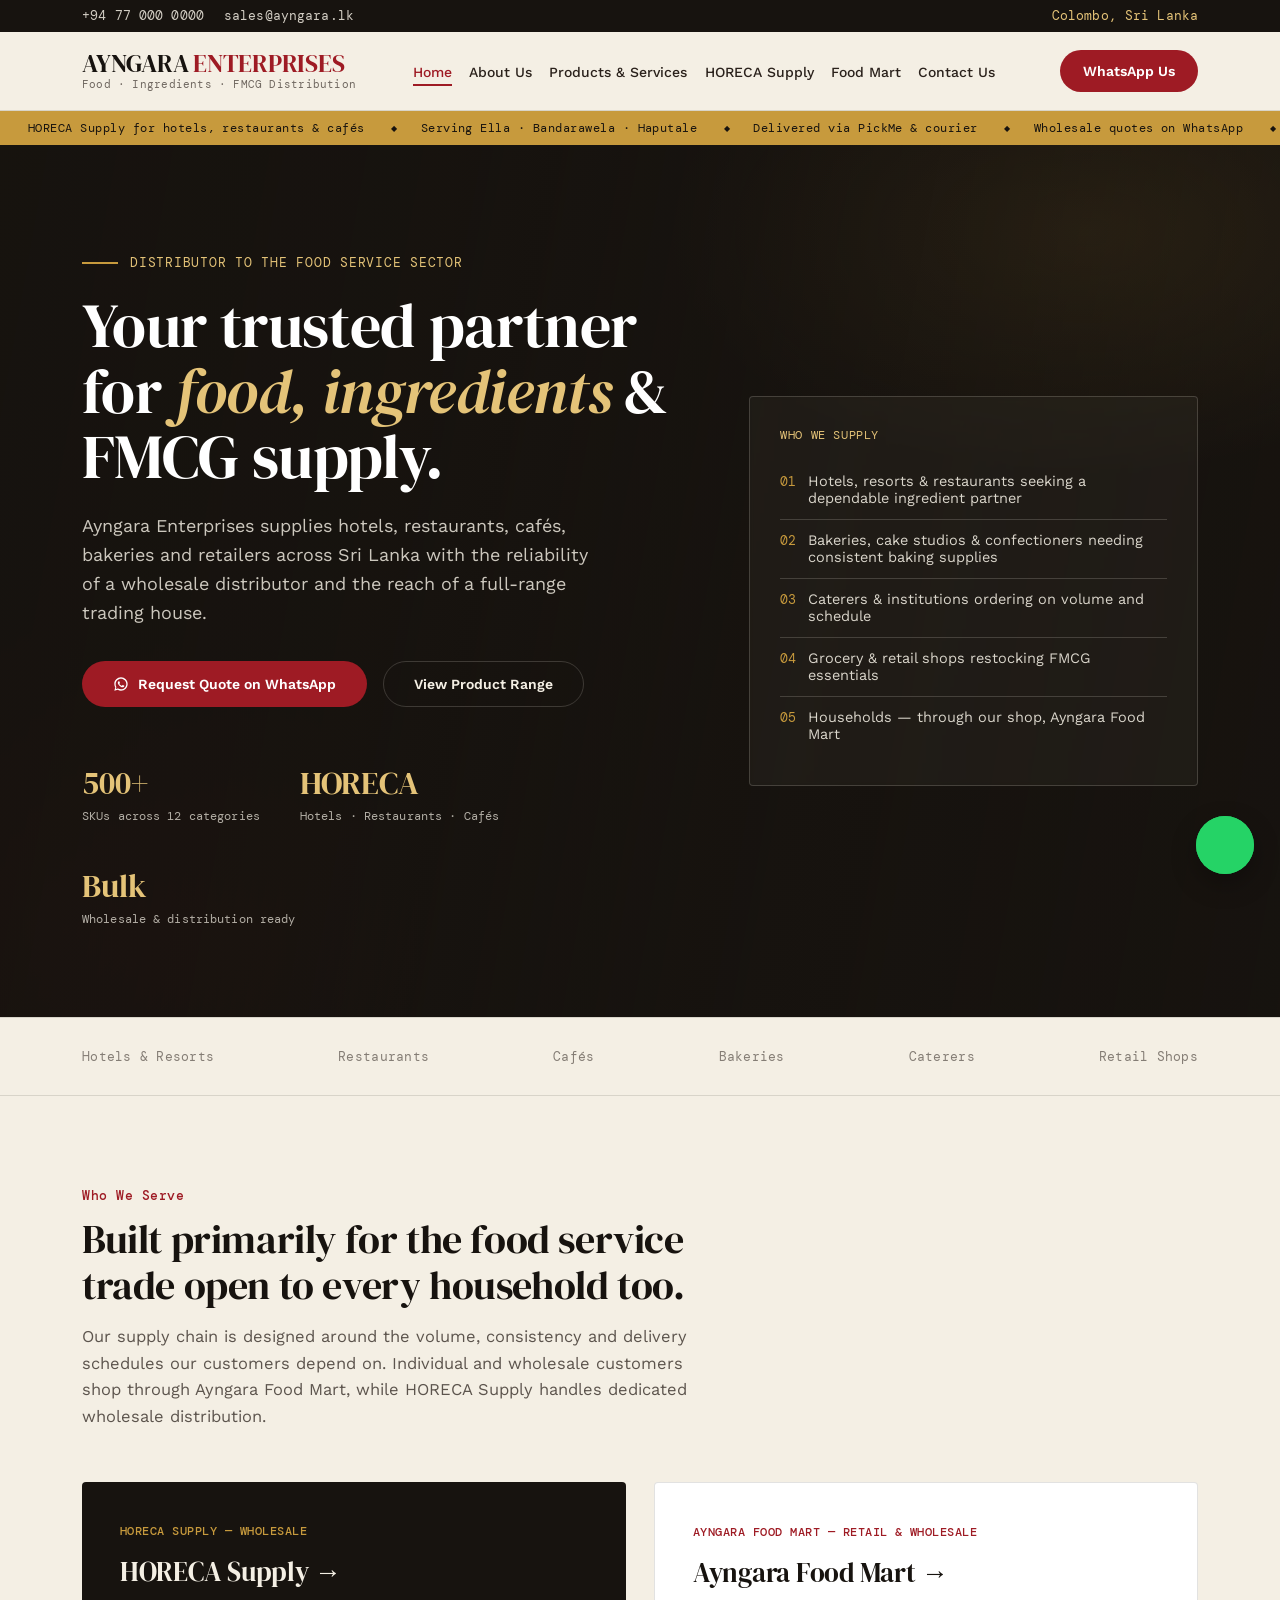
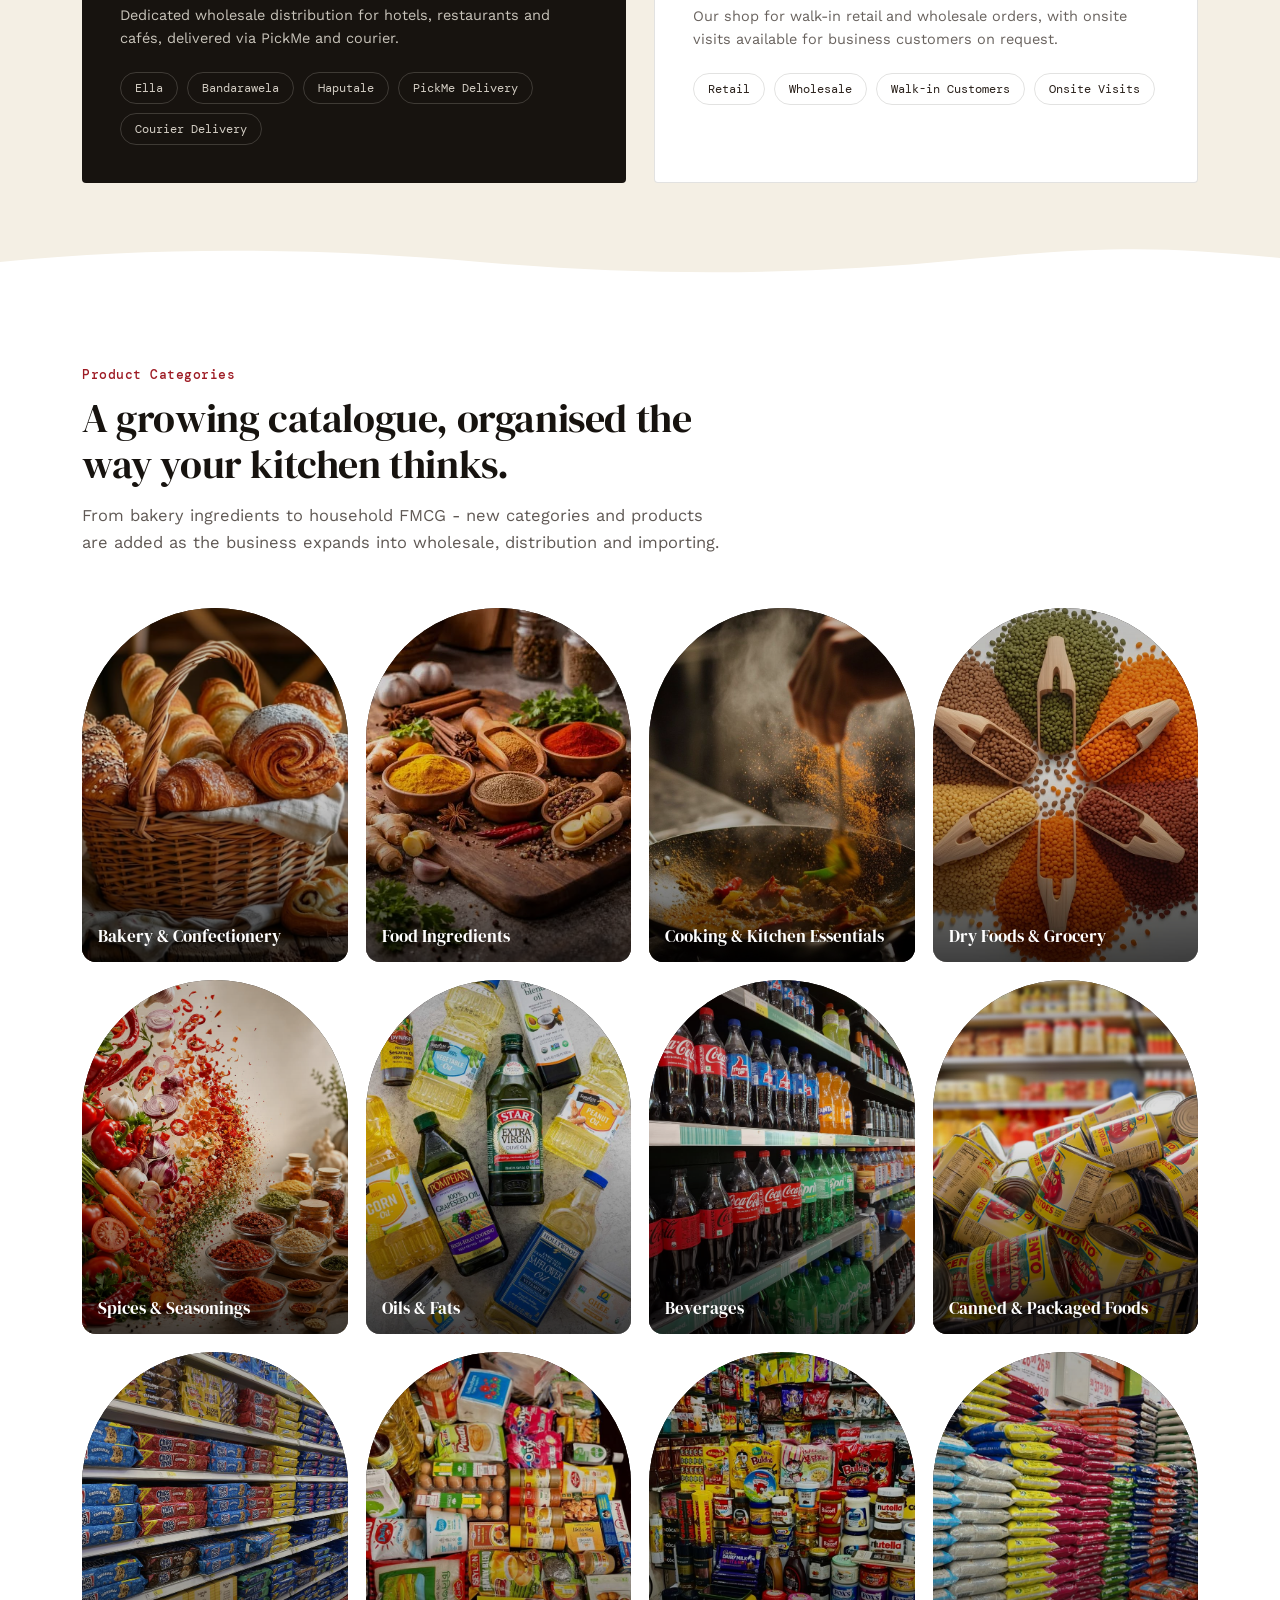
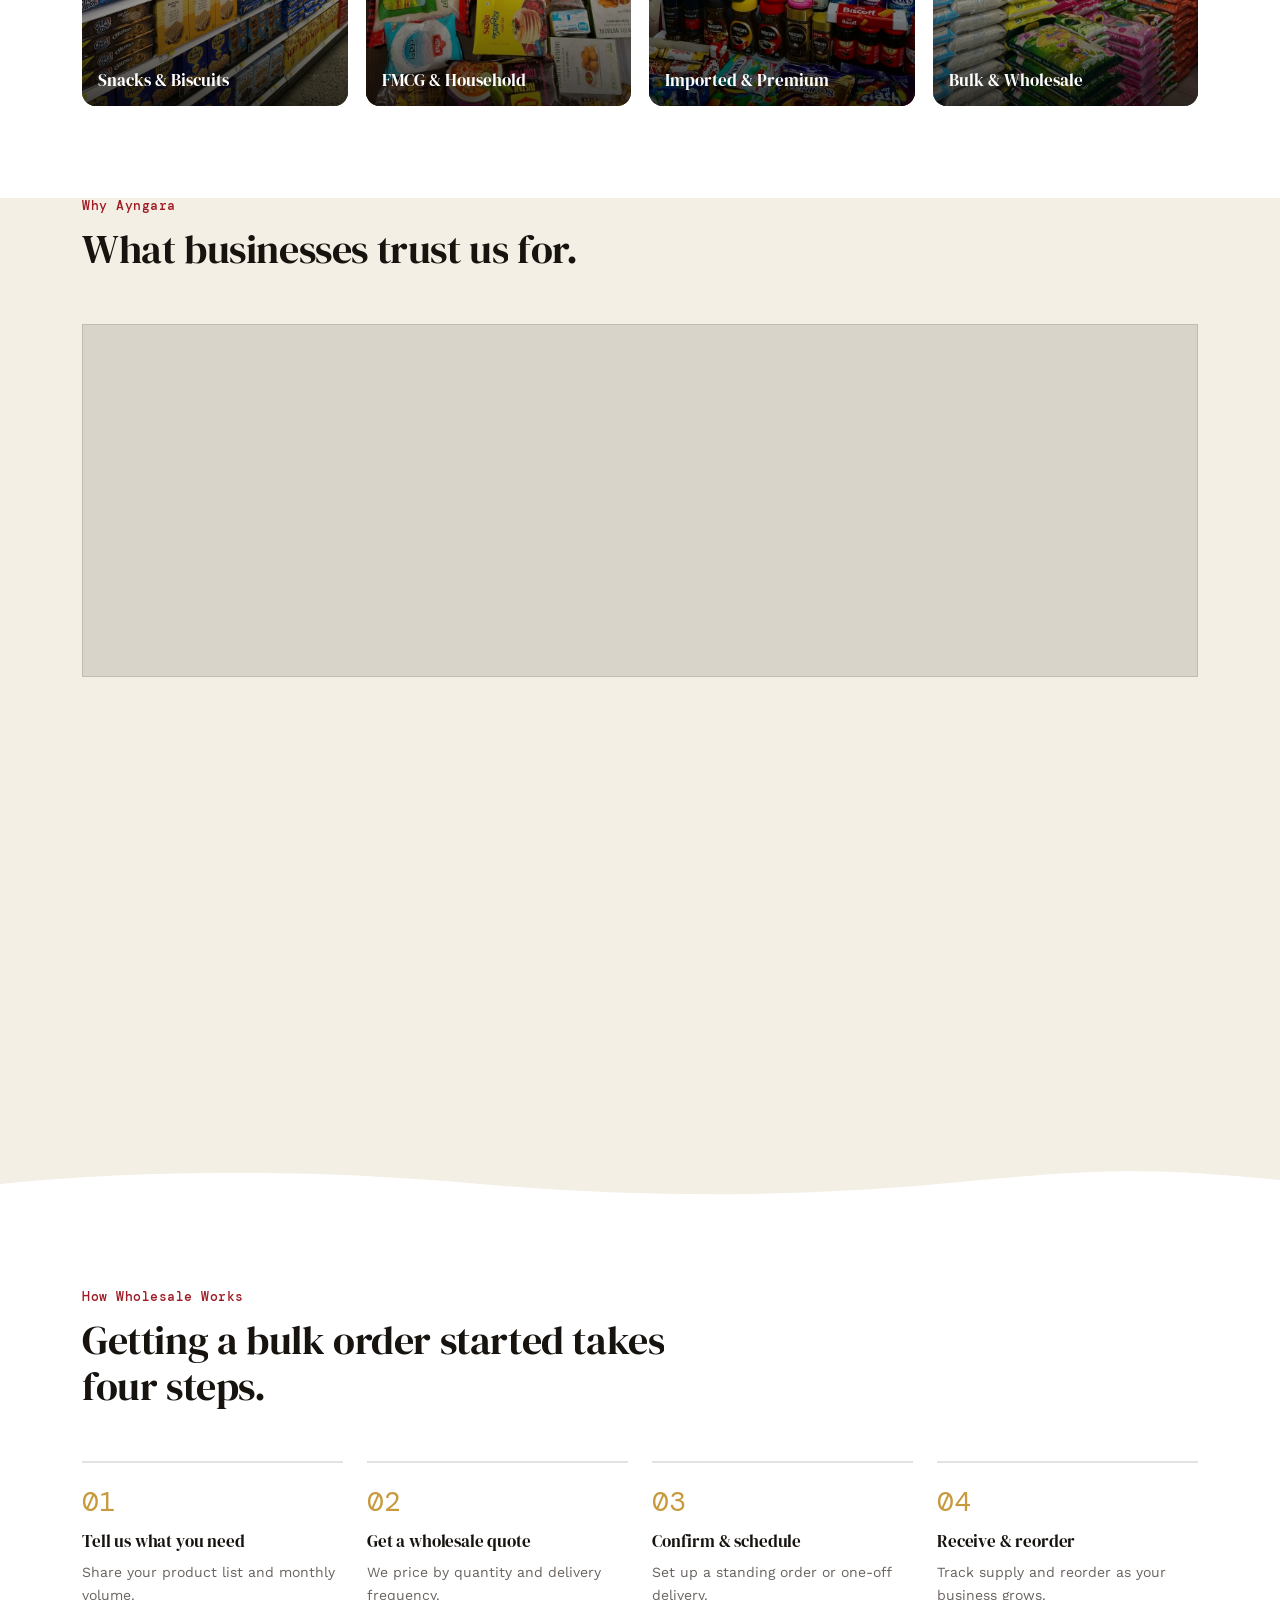
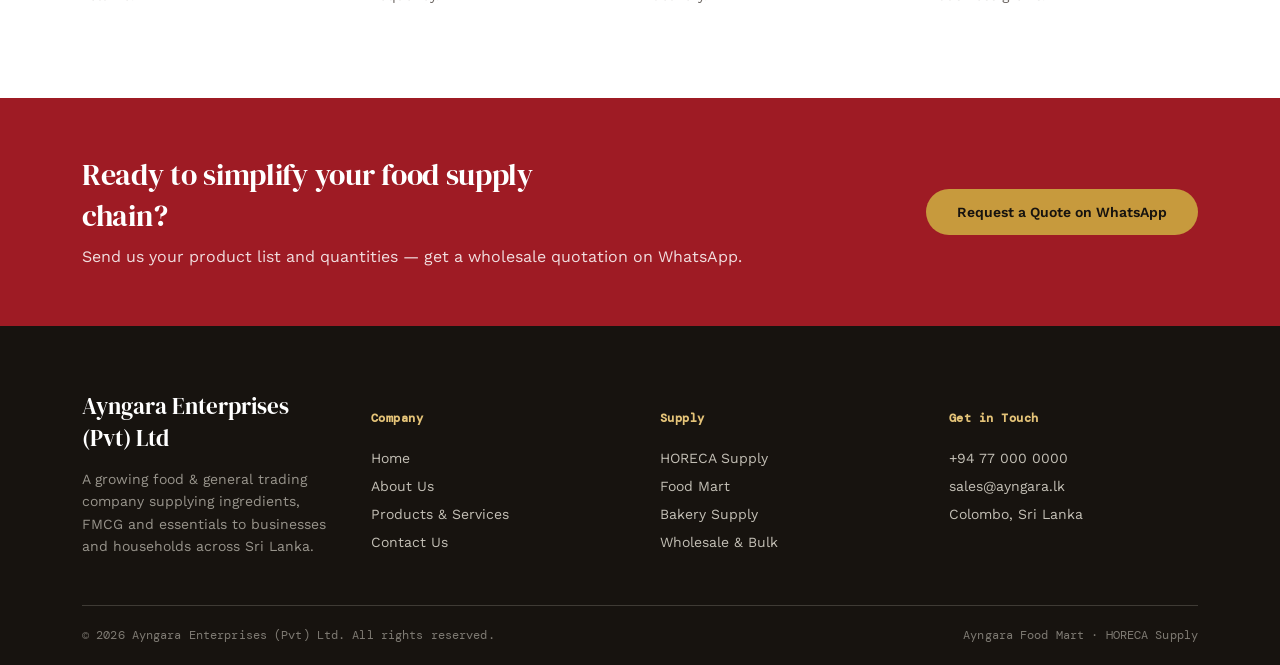
<file: index.html>
<!DOCTYPE html>
<html lang="en">
<head>
<meta charset="UTF-8">
<meta name="viewport" content="width=device-width, initial-scale=1.0">
<title>Ayngara Enterprises | Food, Ingredients & FMCG Distributor — Sri Lanka</title>
<meta name="description" content="Ayngara Enterprises (Pvt) Ltd — trusted distributor of food ingredients, FMCG & wholesale supplies to hotels, restaurants, cafés, bakeries and retailers across Sri Lanka.">
<link rel="stylesheet" href="style.css">
</head>
<body>

<div class="topbar">
  <div class="wrap">
    <div class="topbar-links">
      <a href="tel:+94770000000">+94 77 000 0000</a>
      <a href="mailto:sales@ayngara.lk">sales@ayngara.lk</a>
    </div>
    <div class="topbar-links">
      <span>Colombo, Sri Lanka</span>
    </div>
  </div>
</div>

<header class="site">
  <nav class="nav wrap">
    <a href="index.html" class="logo">
      <span class="name">AYNGARA <span>ENTERPRISES</span></span>
      <span class="tag">Food · Ingredients · FMCG Distribution</span>
    </a>
    <ul class="navlinks">
      <li><a href="index.html" class="active">Home</a></li>
      <li><a href="about.html">About Us</a></li>
      <li><a href="products.html">Products &amp; Services</a></li>
<li><a href="horeca.html">HORECA Supply</a></li>
<li><a href="foodmart.html">Food Mart</a></li>
      <li><a href="contact.html">Contact Us</a></li>
    </ul>
    <div class="nav-cta">
      <a href="contact.html" class="btn btn-outline">Request a Quote</a>
      <a href="#" class="btn btn-red" data-wa="Hello Ayngara, I'd like to request a quotation.">WhatsApp Us</a>
    </div>
    <button class="burger" aria-label="Menu"><span></span><span></span><span></span></button>
  </nav>
</header>
<div class="marquee" aria-hidden="true"><div class="marquee-track"><span>HORECA Supply for hotels, restaurants &amp; cafés</span><span>Serving Ella · Bandarawela · Haputale</span><span>Delivered via PickMe &amp; courier</span><span>Wholesale quotes on WhatsApp</span><span>HORECA Supply for hotels, restaurants &amp; cafés</span><span>Serving Ella · Bandarawela · Haputale</span><span>Delivered via PickMe &amp; courier</span><span>Wholesale quotes on WhatsApp</span></div></div>

<section class="hero">
  <video class="hero-video" preload="metadata" autoplay muted loop playsinline>
    <source src="hero-bg.mp4" type="video/mp4">
  </video>
  <div class="hero-video-overlay"></div>
  <div class="wrap">
    <div>
      <div class="eyebrow-line"><span class="dash"></span><span>DISTRIBUTOR TO THE FOOD SERVICE SECTOR</span></div>
      <h1>Your trusted partner for <em>food, ingredients</em> &amp; FMCG supply.</h1>
      <p class="lead">Ayngara Enterprises supplies hotels, restaurants, cafés, bakeries and retailers across Sri Lanka with the reliability of a wholesale distributor and the reach of a full-range trading house.</p>
      <div class="cta-row">
        <a href="#" class="btn btn-red" data-wa="Hello Ayngara, I'd like to request a wholesale/bulk quotation.">
          <svg viewBox="0 0 24 24" fill="currentColor"><path d="M12 2C6.48 2 2 6.48 2 12c0 1.85.5 3.58 1.36 5.07L2 22l5.07-1.33A9.94 9.94 0 0012 22c5.52 0 10-4.48 10-10S17.52 2 12 2zm0 18c-1.6 0-3.1-.43-4.4-1.18l-.32-.19-3.02.79.8-2.95-.2-.32A7.94 7.94 0 014 12c0-4.41 3.59-8 8-8s8 3.59 8 8-3.59 8-8 8zm4.4-5.6c-.24-.12-1.43-.7-1.65-.79-.22-.08-.38-.12-.54.12-.16.24-.62.79-.76.95-.14.16-.28.18-.52.06-.24-.12-1-.37-1.92-1.19-.71-.63-1.19-1.42-1.33-1.66-.14-.24-.01-.37.11-.49.11-.11.24-.28.36-.42.12-.14.16-.24.24-.4.08-.16.04-.3-.02-.42-.06-.12-.54-1.3-.74-1.78-.19-.46-.39-.4-.54-.4h-.46c-.16 0-.42.06-.64.3-.22.24-.84.82-.84 2s.86 2.32.98 2.48c.12.16 1.69 2.58 4.1 3.62.57.25 1.02.4 1.37.51.57.18 1.09.16 1.5.09.46-.07 1.43-.58 1.63-1.15.2-.57.2-1.05.14-1.15-.06-.1-.22-.16-.46-.28z"/></svg>
          Request Quote on WhatsApp
        </a>
        <a href="products.html" class="btn btn-outline-light">View Product Range</a>
      </div>
      <div class="stats">
        <div class="stat"><b>500+</b><span>SKUs across 12 categories</span></div>
        <div class="stat"><b>HORECA</b><span>Hotels · Restaurants · Cafés</span></div>
        <div class="stat"><b>Bulk</b><span>Wholesale &amp; distribution ready</span></div>
      </div>
    </div>

    <div class="hero-panel reveal in">
      <div class="panel-title">WHO WE SUPPLY</div>
      <ul>
        <li><span class="ico">01</span><span>Hotels, resorts &amp; restaurants seeking a dependable ingredient partner</span></li>
        <li><span class="ico">02</span><span>Bakeries, cake studios &amp; confectioners needing consistent baking supplies</span></li>
        <li><span class="ico">03</span><span>Caterers &amp; institutions ordering on volume and schedule</span></li>
        <li><span class="ico">04</span><span>Grocery &amp; retail shops restocking FMCG essentials</span></li>
        <li><span class="ico">05</span><span>Households — through our shop, Ayngara Food Mart</span></li>
      </ul>
    </div>
  </div>
</section>

<div class="trust-strip">
  <div class="wrap">
    <span class="t-item">Hotels &amp; Resorts</span>
    <span class="t-item">Restaurants</span>
    <span class="t-item">Cafés</span>
    <span class="t-item">Bakeries</span>
    <span class="t-item">Caterers</span>
    <span class="t-item">Retail Shops</span>
  </div>
</div>

<section>
  <div class="wrap">
    <div class="section-head reveal">
      <span class="kicker">Who We Serve</span>
      <h2>Built primarily for the food service trade open to every household too.</h2>
      <p>Our supply chain is designed around the volume, consistency and delivery schedules our customers depend on. Individual and wholesale customers shop through Ayngara Food Mart, while HORECA Supply handles dedicated wholesale distribution.</p>
    </div>
    <div class="segments">
      <div class="segment-card primary reveal">
        <span class="seg-label">HORECA SUPPLY — WHOLESALE</span>
        <h3><a href="horeca.html">HORECA Supply →</a></h3>
        <p style="margin-top:14px; opacity:.8; font-size:14.5px;">Dedicated wholesale distribution for hotels, restaurants and cafés, delivered via PickMe and courier.</p>
        <div class="chips">
          <span class="chip">Ella</span>
          <span class="chip">Bandarawela</span>
          <span class="chip">Haputale</span>
          <span class="chip">PickMe Delivery</span>
          <span class="chip">Courier Delivery</span>
        </div>
      </div>
      <div class="segment-card secondary reveal">
        <span class="seg-label">AYNGARA FOOD MART — RETAIL &amp; WHOLESALE</span>
        <h3><a href="foodmart.html">Ayngara Food Mart →</a></h3>
        <p style="margin-top:14px; opacity:.7; font-size:14.5px;">Our shop for walk-in retail and wholesale orders, with onsite visits available for business customers on request.</p>
        <div class="chips">
          <span class="chip">Retail</span>
          <span class="chip">Wholesale</span>
          <span class="chip">Walk-in Customers</span>
          <span class="chip">Onsite Visits</span>
        </div>
      </div>
    </div>
  </div>
</section>

<section class="section-alt">
  <div class="wrap">
    <div class="section-head reveal">
      <span class="kicker">Product Categories</span>
      <h2>A growing catalogue, organised the way your kitchen thinks.</h2>
      <p>From bakery ingredients to household FMCG - new categories and products are added as the business expands into wholesale, distribution and importing.</p>
    </div>

    <div class="tile-grid">
      <div class="t-tile reveal" data-cat="01">
        <div class="t-flip">
          <div class="t-face t-front">
            <img src="1.jpg" alt="Bakery & Confectionery" onerror="this.style.display='none'">
            <div class="t-front-label"><b>Bakery &amp; Confectionery</b></div>
          </div>
          <div class="t-face t-back photo-panel">
            <span class="t-num">01</span>
            <div class="t-label"><b>Bakery &amp; Confectionery</b><span>Flours, mixes &amp; decorating supplies</span></div>
          </div>
        </div>
      </div>
      <div class="t-tile reveal" data-cat="02">
        <div class="t-flip">
          <div class="t-face t-front">
            <img src="2.jpg" alt="Food Ingredients" onerror="this.style.display='none'">
            <div class="t-front-label"><b>Food Ingredients</b></div>
          </div>
          <div class="t-face t-back photo-panel gold-tone">
            <span class="t-num">02</span>
            <div class="t-label"><b>Food Ingredients</b><span>Base ingredients for commercial kitchens</span></div>
          </div>
        </div>
      </div>
      <div class="t-tile reveal" data-cat="03">
        <div class="t-flip">
          <div class="t-face t-front">
            <img src="3.jpg" alt="Cooking & Kitchen Essentials" onerror="this.style.display='none'">
            <div class="t-front-label"><b>Cooking &amp; Kitchen Essentials</b></div>
          </div>
          <div class="t-face t-back photo-panel red-tone">
            <span class="t-num">03</span>
            <div class="t-label"><b>Cooking &amp; Kitchen Essentials</b><span>Everyday kitchen &amp; prep supplies</span></div>
          </div>
        </div>
      </div>
      <div class="t-tile reveal" data-cat="04">
        <div class="t-flip">
          <div class="t-face t-front">
            <img src="4.jpg" alt="Dry Foods & Grocery" onerror="this.style.display='none'">
            <div class="t-front-label"><b>Dry Foods &amp; Grocery</b></div>
          </div>
          <div class="t-face t-back photo-panel">
            <span class="t-num">04</span>
            <div class="t-label"><b>Dry Foods &amp; Grocery</b><span>Grains, pulses &amp; staples</span></div>
          </div>
        </div>
      </div>
      <div class="t-tile reveal" data-cat="05">
        <div class="t-flip">
          <div class="t-face t-front">
            <img src="5.jpg" alt="Spices & Seasonings" onerror="this.style.display='none'">
            <div class="t-front-label"><b>Spices &amp; Seasonings</b></div>
          </div>
          <div class="t-face t-back photo-panel gold-tone">
            <span class="t-num">05</span>
            <div class="t-label"><b>Spices &amp; Seasonings</b><span>Whole, ground &amp; blended</span></div>
          </div>
        </div>
      </div>
      <div class="t-tile reveal" data-cat="06">
        <div class="t-flip">
          <div class="t-face t-front">
            <img src="6.jpg" alt="Oils & Fats" onerror="this.style.display='none'">
            <div class="t-front-label"><b>Oils &amp; Fats</b></div>
          </div>
          <div class="t-face t-back photo-panel red-tone">
            <span class="t-num">06</span>
            <div class="t-label"><b>Oils &amp; Fats</b><span>Retail &amp; catering grade</span></div>
          </div>
        </div>
      </div>
      <div class="t-tile reveal" data-cat="07">
        <div class="t-flip">
          <div class="t-face t-front">
            <img src="7.jpg" alt="Beverages" onerror="this.style.display='none'">
            <div class="t-front-label"><b>Beverages</b></div>
          </div>
          <div class="t-face t-back photo-panel">
            <span class="t-num">07</span>
            <div class="t-label"><b>Beverages</b><span>Hot &amp; cold supply</span></div>
          </div>
        </div>
      </div>
      <div class="t-tile reveal" data-cat="08">
        <div class="t-flip">
          <div class="t-face t-front">
            <img src="8.jpg" alt="Canned & Packaged Foods" onerror="this.style.display='none'">
            <div class="t-front-label"><b>Canned &amp; Packaged Foods</b></div>
          </div>
          <div class="t-face t-back photo-panel gold-tone">
            <span class="t-num">08</span>
            <div class="t-label"><b>Canned &amp; Packaged Foods</b><span>Shelf-stable products at volume</span></div>
          </div>
        </div>
      </div>
      <div class="t-tile reveal" data-cat="09">
        <div class="t-flip">
          <div class="t-face t-front">
            <img src="9.jpg" alt="Snacks & Biscuits" onerror="this.style.display='none'">
            <div class="t-front-label"><b>Snacks &amp; Biscuits</b></div>
          </div>
          <div class="t-face t-back photo-panel red-tone">
            <span class="t-num">09</span>
            <div class="t-label"><b>Snacks &amp; Biscuits</b><span>Retail-ready snack ranges</span></div>
          </div>
        </div>
      </div>
      <div class="t-tile reveal" data-cat="10">
        <div class="t-flip">
          <div class="t-face t-front">
            <img src="10.jpg" alt="FMCG & Household" onerror="this.style.display='none'">
            <div class="t-front-label"><b>FMCG &amp; Household</b></div>
          </div>
          <div class="t-face t-back photo-panel">
            <span class="t-num">10</span>
            <div class="t-label"><b>FMCG &amp; Household</b><span>Fast-moving essentials</span></div>
          </div>
        </div>
      </div>
      <div class="t-tile reveal" data-cat="11">
        <div class="t-flip">
          <div class="t-face t-front">
            <img src="11.jpg" alt="Imported & Premium" onerror="this.style.display='none'">
            <div class="t-front-label"><b>Imported &amp; Premium</b></div>
          </div>
          <div class="t-face t-back photo-panel gold-tone">
            <span class="t-num">11</span>
            <div class="t-label"><b>Imported &amp; Premium</b><span>Sourced specialty goods</span></div>
          </div>
        </div>
      </div>
      <div class="t-tile reveal" data-cat="12">
        <div class="t-flip">
          <div class="t-face t-front">
            <img src="12.jpg" alt="Bulk & Wholesale" onerror="this.style.display='none'">
            <div class="t-front-label"><b>Bulk &amp; Wholesale</b></div>
          </div>
          <div class="t-face t-back photo-panel red-tone">
            <span class="t-num">12</span>
            <div class="t-label"><b>Bulk &amp; Wholesale</b><span>Case &amp; pallet quantity ordering</span></div>
          </div>
        </div>
      </div>
    </div>
  </div>
</section>

<section style="padding-top:0;">
  <div class="wrap">
    <div class="section-head reveal">
      <span class="kicker">Why Ayngara</span>
      <h2>What businesses trust us for.</h2>
    </div>
    <div class="why-strip">
      <div class="why-item reveal">
        <div class="w-head">
          <div class="w-icon"><svg viewBox="0 0 24 24" fill="none" stroke="currentColor" stroke-width="1.6"><path d="M12 2l2.4 6.8L21 11l-6.6 2.2L12 20l-2.4-6.8L3 11l6.6-2.2L12 2z"/></svg></div>
          <h4 style="flex:1;">Consistent Quality</h4>
          <svg class="w-chevron" viewBox="0 0 24 24" fill="none" stroke="currentColor" stroke-width="2"><path d="M6 9l6 6 6-6"/></svg>
        </div>
        <p>We hold every product to the same standard, batch after batch.</p>
      </div>
      <div class="why-item reveal">
        <div class="w-head">
          <div class="w-icon"><svg viewBox="0 0 24 24" fill="none" stroke="currentColor" stroke-width="1.6"><circle cx="12" cy="12" r="9"/><path d="M12 7v5l3 2"/></svg></div>
          <h4 style="flex:1;">On-Time Delivery</h4>
          <svg class="w-chevron" viewBox="0 0 24 24" fill="none" stroke="currentColor" stroke-width="2"><path d="M6 9l6 6 6-6"/></svg>
        </div>
        <p>Scheduled or urgent we deliver when your kitchen needs it.</p>
      </div>
      <div class="why-item reveal">
        <div class="w-head">
          <div class="w-icon"><svg viewBox="0 0 24 24" fill="none" stroke="currentColor" stroke-width="1.6"><path d="M20.8 4.6a5 5 0 00-7.1 0L12 6.3l-1.7-1.7a5 5 0 10-7.1 7.1L12 20.4l8.8-8.7a5 5 0 000-7.1z"/></svg></div>
          <h4 style="flex:1;">Trusted Partner Brands</h4>
          <svg class="w-chevron" viewBox="0 0 24 24" fill="none" stroke="currentColor" stroke-width="2"><path d="M6 9l6 6 6-6"/></svg>
        </div>
        <p>A curated range of dependable local and imported brands.</p>
      </div>
      <div class="why-item reveal">
        <div class="w-head">
          <div class="w-icon"><svg viewBox="0 0 24 24" fill="none" stroke="currentColor" stroke-width="1.6"><path d="M17 21v-2a4 4 0 00-4-4H5a4 4 0 00-4 4v2"/><circle cx="9" cy="7" r="4"/><path d="M23 21v-2a4 4 0 00-3-3.87M16 3.13a4 4 0 010 7.75"/></svg></div>
          <h4 style="flex:1;">Close Customer Relationships</h4>
          <svg class="w-chevron" viewBox="0 0 24 24" fill="none" stroke="currentColor" stroke-width="2"><path d="M6 9l6 6 6-6"/></svg>
        </div>
        <p>We work directly with your team to understand what you need.</p>
      </div>
      <div class="why-item reveal">
        <div class="w-head">
          <div class="w-icon"><svg viewBox="0 0 24 24" fill="none" stroke="currentColor" stroke-width="1.6"><path d="M3 12h18M12 3c2.5 3 2.5 15 0 18M12 3c-2.5 3-2.5 15 0 18"/><circle cx="12" cy="12" r="9"/></svg></div>
          <h4 style="flex:1;">Regional Coverage</h4>
          <svg class="w-chevron" viewBox="0 0 24 24" fill="none" stroke="currentColor" stroke-width="2"><path d="M6 9l6 6 6-6"/></svg>
        </div>
        <p>HORECA Supply delivers to Ella, Bandarawela and Haputale via PickMe and courier.</p>
      </div>
      <div class="why-item reveal">
        <div class="w-head">
          <div class="w-icon"><svg viewBox="0 0 24 24" fill="none" stroke="currentColor" stroke-width="1.6"><path d="M3 3h18v14H3z"/><path d="M8 21h8M12 17v4"/></svg></div>
          <h4 style="flex:1;">Built for HORECA</h4>
          <svg class="w-chevron" viewBox="0 0 24 24" fill="none" stroke="currentColor" stroke-width="2"><path d="M6 9l6 6 6-6"/></svg>
        </div>
        <p>A wide, unique range catering specifically to hotels &amp; restaurants.</p>
      </div>
    </div>
  </div>
</section>

<section style="padding-top:0;">
  <div class="wrap">
    <div class="feature-split reveal">
      <div class="f-horeca">
        <div class="f-label">FOR HOTELS · RESTAURANTS · CAFÉS</div>
        <h3>HORECA Supply Solutions</h3>
        <p>Reliable, scheduled supply of ingredients and essentials for hotels, restaurants and cafés in Ella, Bandarawela and Haputale — delivered via PickMe and courier.</p>
        <a href="horeca.html" class="btn btn-gold">Explore HORECA Supply</a>
      </div>
      <div class="f-bakery">
        <div class="f-label">FOR BAKERIES · CONFECTIONERS</div>
        <h3>Bakery &amp; Confectionery Supply</h3>
        <p>A dedicated range for cake businesses, bakeries and food professionals who need consistent baking ingredients, batch after batch.</p>
        <a href="products.html#bakery" class="btn btn-outline">Explore Bakery Supply</a>
      </div>
    </div>
  </div>
</section>

<section class="section-alt">
  <div class="wrap">
    <div class="section-head reveal">
      <span class="kicker">How Wholesale Works</span>
      <h2>Getting a bulk order started takes four steps.</h2>
    </div>
    <div class="steps">
      <div class="step reveal"><span class="s-num">01</span><h4>Tell us what you need</h4><p>Share your product list and monthly volume.</p></div>
      <div class="step reveal"><span class="s-num">02</span><h4>Get a wholesale quote</h4><p>We price by quantity and delivery frequency.</p></div>
      <div class="step reveal"><span class="s-num">03</span><h4>Confirm &amp; schedule</h4><p>Set up a standing order or one-off delivery.</p></div>
      <div class="step reveal"><span class="s-num">04</span><h4>Receive &amp; reorder</h4><p>Track supply and reorder as your business grows.</p></div>
    </div>
  </div>
</section>

<div class="cta-banner">
  <div class="wrap">
    <div>
      <h3>Ready to simplify your food supply chain?</h3>
      <p>Send us your product list and quantities — get a wholesale quotation on WhatsApp.</p>
    </div>
    <a href="#" class="btn btn-gold" data-wa="Hello Ayngara, I'd like to request a wholesale/bulk quotation.">Request a Quote on WhatsApp</a>
  </div>
</div>

<footer class="site">
  <div class="wrap">
    <div class="foot-grid">
      <div>
        <div class="fname">Ayngara Enterprises (Pvt) Ltd</div>
        <p class="fdesc">A growing food &amp; general trading company supplying ingredients, FMCG and essentials to businesses and households across Sri Lanka.</p>
      </div>
      <div>
        <h5>Company</h5>
        <ul>
          <li><a href="index.html">Home</a></li>
          <li><a href="about.html">About Us</a></li>
          <li><a href="products.html">Products &amp; Services</a></li>
          <li><a href="contact.html">Contact Us</a></li>
        </ul>
      </div>
      <div>
        <h5>Supply</h5>
        <ul>
          <li><a href="horeca.html">HORECA Supply</a></li>
          <li><a href="foodmart.html">Food Mart</a></li>
          <li><a href="products.html#bakery">Bakery Supply</a></li>
          <li><a href="products.html#wholesale">Wholesale &amp; Bulk</a></li>
        </ul>
      </div>
      <div>
        <h5>Get in Touch</h5>
        <ul>
          <li>+94 77 000 0000</li>
          <li>sales@ayngara.lk</li>
          <li>Colombo, Sri Lanka</li>
        </ul>
      </div>
    </div>
    <div class="foot-bottom">
      <span>© 2026 Ayngara Enterprises (Pvt) Ltd. All rights reserved.</span>
      <span>Ayngara Food Mart · HORECA Supply</span>
    </div>
  </div>
</footer>

<a href="#" class="wa-float" data-wa="Hello Ayngara, I'd like to request a quotation." aria-label="Chat on WhatsApp">
  <svg viewBox="0 0 24 24" fill="currentColor"><path d="M12 2C6.48 2 2 6.48 2 12c0 1.85.5 3.58 1.36 5.07L2 22l5.07-1.33A9.94 9.94 0 0012 22c5.52 0 10-4.48 10-10S17.52 2 12 2zm0 18c-1.6 0-3.1-.43-4.4-1.18l-.32-.19-3.02.79.8-2.95-.2-.32A7.94 7.94 0 014 12c0-4.41 3.59-8 8-8s8 3.59 8 8-3.59 8-8 8zm4.4-5.6c-.24-.12-1.43-.7-1.65-.79-.22-.08-.38-.12-.54.12-.16.24-.62.79-.76.95-.14.16-.28.18-.52.06-.24-.12-1-.37-1.92-1.19-.71-.63-1.19-1.42-1.33-1.66-.14-.24-.01-.37.11-.49.11-.11.24-.28.36-.42.12-.14.16-.24.24-.4.08-.16.04-.3-.02-.42-.06-.12-.54-1.3-.74-1.78-.19-.46-.39-.4-.54-.4h-.46c-.16 0-.42.06-.64.3-.22.24-.84.82-.84 2s.86 2.32.98 2.48c.12.16 1.69 2.58 4.1 3.62.57.25 1.02.4 1.37.51.57.18 1.09.16 1.5.09.46-.07 1.43-.58 1.63-1.15.2-.57.2-1.05.14-1.15-.06-.1-.22-.16-.46-.28z"/></svg>
</a>

<script src="lenis.min.js"></script>
<script src="script.js"></script>
</body>
</html>
</file>
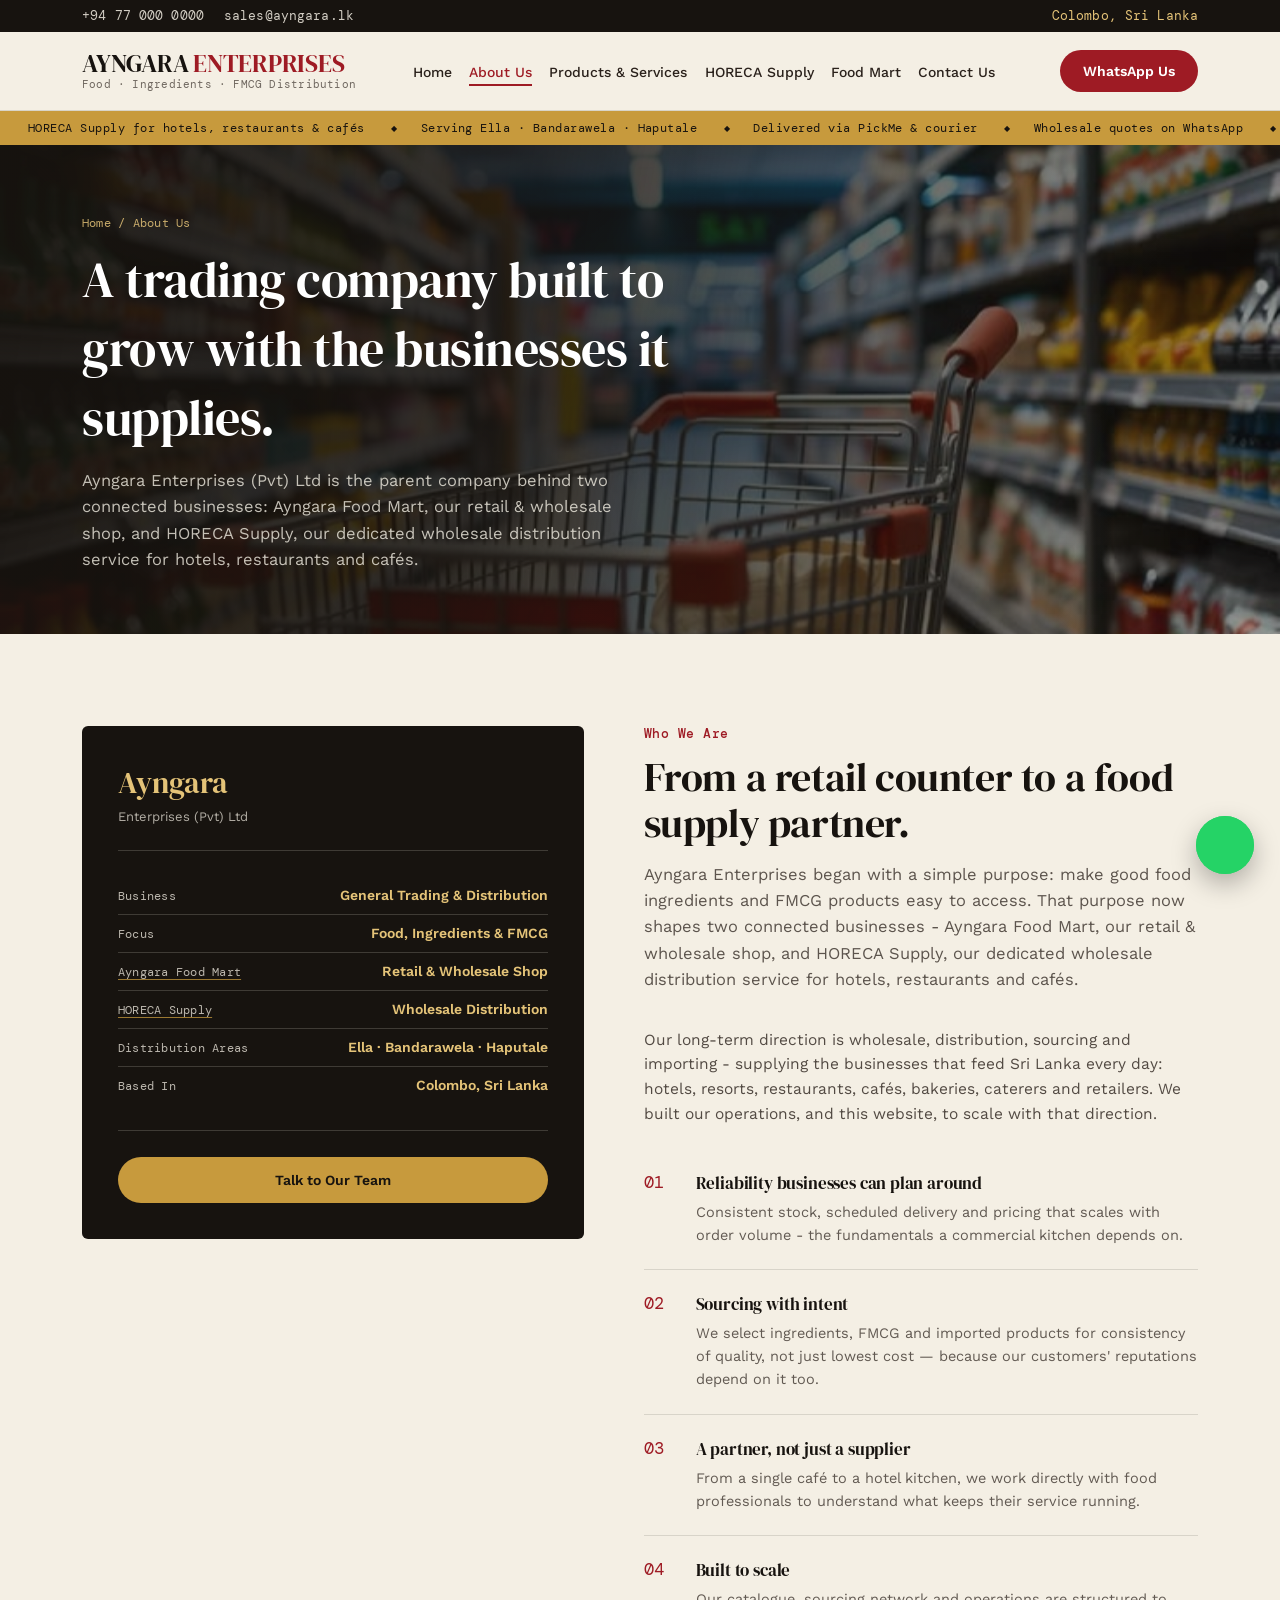
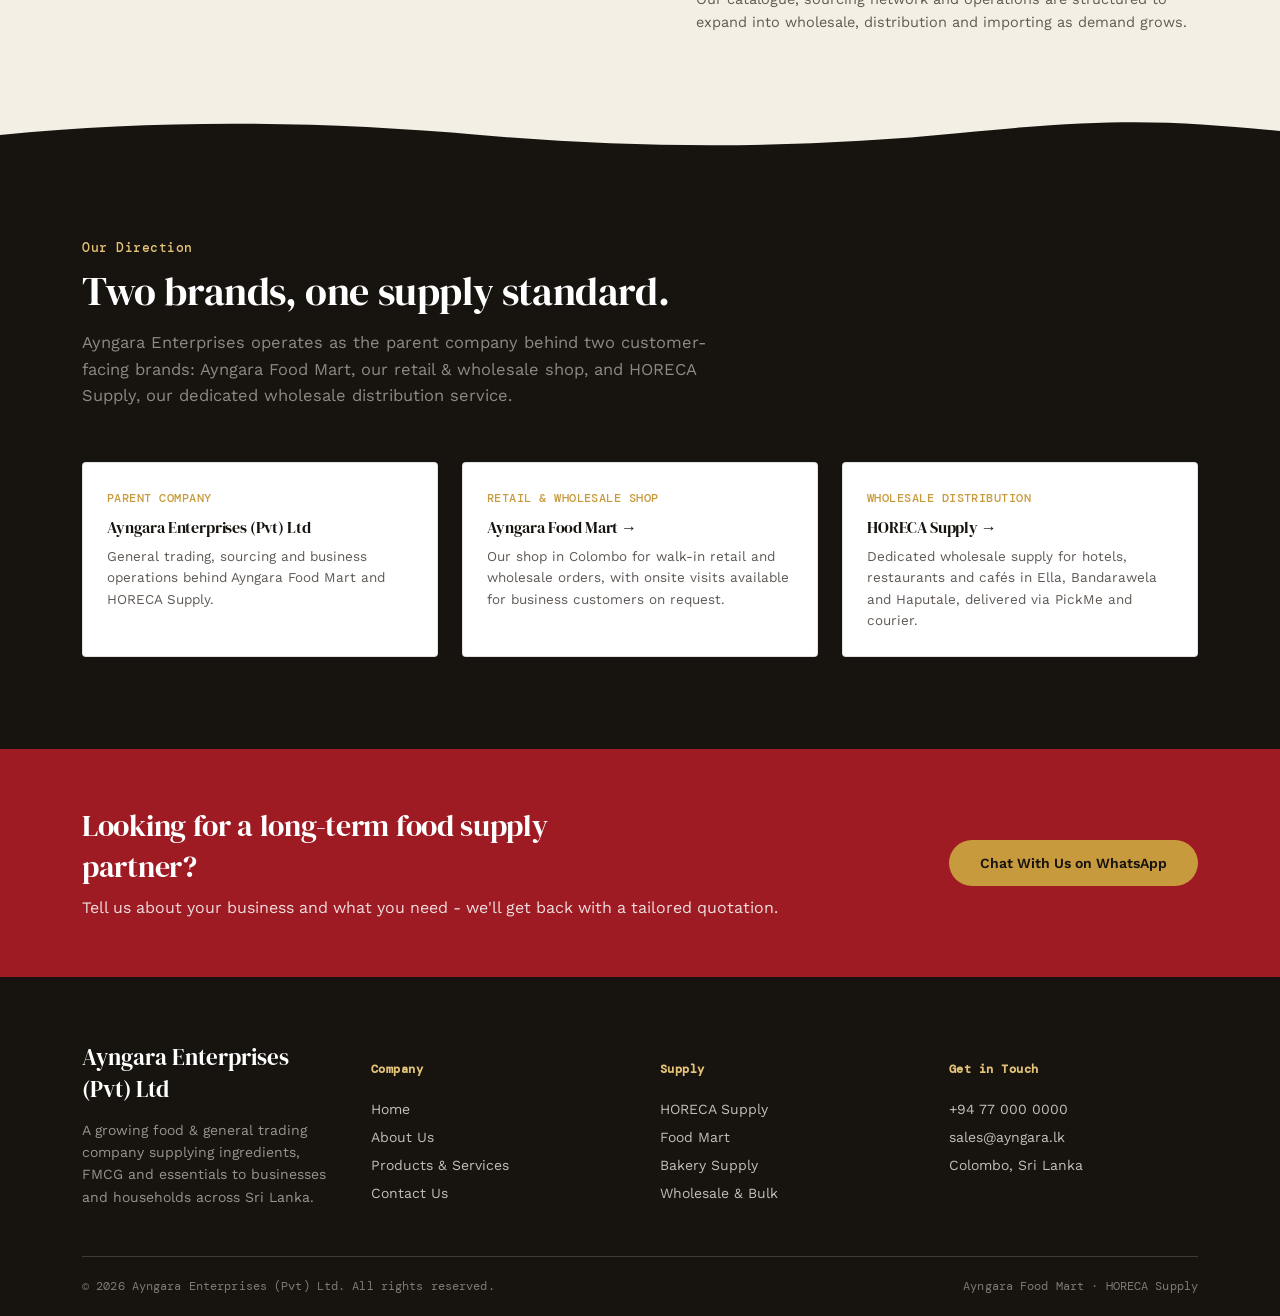
<file: about.html>
<!DOCTYPE html>
<html lang="en">
<head>
<meta charset="UTF-8">
<meta name="viewport" content="width=device-width, initial-scale=1.0">
<title>About Us | Ayngara Enterprises (Pvt) Ltd</title>
<meta name="description" content="Ayngara Enterprises (Pvt) Ltd — a Sri Lankan food and general trading company building toward wholesale, distribution and import, serving HORECA, bakeries and households.">
<link rel="stylesheet" href="style.css">
</head>
<body>

<div class="topbar">
  <div class="wrap">
    <div class="topbar-links">
      <a href="tel:+94770000000">+94 77 000 0000</a>
      <a href="mailto:sales@ayngara.lk">sales@ayngara.lk</a>
    </div>
    <div class="topbar-links"><span>Colombo, Sri Lanka</span></div>
  </div>
</div>

<header class="site">
  <nav class="nav wrap">
    <a href="index.html" class="logo">
      <span class="name">AYNGARA <span>ENTERPRISES</span></span>
      <span class="tag">Food · Ingredients · FMCG Distribution</span>
    </a>
    <ul class="navlinks">
      <li><a href="index.html">Home</a></li>
      <li><a href="about.html" class="active">About Us</a></li>
      <li><a href="products.html">Products &amp; Services</a></li>
<li><a href="horeca.html">HORECA Supply</a></li>
<li><a href="foodmart.html">Food Mart</a></li>
      <li><a href="contact.html">Contact Us</a></li>
    </ul>
    <div class="nav-cta">
      <a href="contact.html" class="btn btn-outline">Request a Quote</a>
      <a href="#" class="btn btn-red" data-wa="Hello Ayngara, I'd like to request a quotation.">WhatsApp Us</a>
    </div>
    <button class="burger" aria-label="Menu"><span></span><span></span><span></span></button>
  </nav>
</header>
<div class="marquee" aria-hidden="true"><div class="marquee-track"><span>HORECA Supply for hotels, restaurants &amp; cafés</span><span>Serving Ella · Bandarawela · Haputale</span><span>Delivered via PickMe &amp; courier</span><span>Wholesale quotes on WhatsApp</span><span>HORECA Supply for hotels, restaurants &amp; cafés</span><span>Serving Ella · Bandarawela · Haputale</span><span>Delivered via PickMe &amp; courier</span><span>Wholesale quotes on WhatsApp</span></div></div>

<section class="page-hero">
  <img class="page-hero-img" src="about.jpg" alt="About Ayngara Enterprises" onerror="this.style.display='none'">
  <div class="page-hero-overlay"></div>
  <div class="wrap">
    <div class="crumb">Home / About Us</div>
    <h1>A trading company built to grow with the businesses it supplies.</h1>
    <p>Ayngara Enterprises (Pvt) Ltd is the parent company behind two connected businesses: Ayngara Food Mart, our retail &amp; wholesale shop, and HORECA Supply, our dedicated wholesale distribution service for hotels, restaurants and cafés.</p>
  </div>
</section>

<section>
  <div class="wrap">
    <div class="about-grid">
      <div class="about-visual reveal">
        <div class="brand-mark">Ayngara</div>
        <div class="brand-sub">Enterprises (Pvt) Ltd</div>
        <div class="divider"></div>
        <div class="avline"><span>Business</span><b>General Trading &amp; Distribution</b></div>
        <div class="avline"><span>Focus</span><b>Food, Ingredients &amp; FMCG</b></div>
        <div class="avline"><span><a href="foodmart.html">Ayngara Food Mart</a></span><b>Retail &amp; Wholesale Shop</b></div>
        <div class="avline"><span><a href="horeca.html">HORECA Supply</a></span><b>Wholesale Distribution</b></div>
        <div class="avline"><span>Distribution Areas</span><b>Ella · Bandarawela · Haputale</b></div>
        <div class="avline"><span>Based In</span><b>Colombo, Sri Lanka</b></div>
        <div class="divider"></div>
        <a href="contact.html" class="btn btn-gold" style="width:100%; justify-content:center;">Talk to Our Team</a>
      </div>

      <div>
        <div class="section-head" style="margin-bottom:34px;">
          <span class="kicker">Who We Are</span>
          <h2>From a retail counter to a food supply partner.</h2>
          <p>Ayngara Enterprises began with a simple purpose: make good food ingredients and FMCG products easy to access. That purpose now shapes two connected businesses - Ayngara Food Mart, our retail &amp; wholesale shop, and HORECA Supply, our dedicated wholesale distribution service for hotels, restaurants and cafés.</p>
        </div>
        <p style="font-size:15.5px; opacity:.8; max-width:560px;">Our long-term direction is wholesale, distribution, sourcing and importing - supplying the businesses that feed Sri Lanka every day: hotels, resorts, restaurants, cafés, bakeries, caterers and retailers. We built our operations, and this website, to scale with that direction.</p>

        <div class="value-list reveal" style="margin-top:44px;">
          <div class="value-item">
            <span class="v-mark">01</span>
            <div>
              <h4>Reliability businesses can plan around</h4>
              <p>Consistent stock, scheduled delivery and pricing that scales with order volume - the fundamentals a commercial kitchen depends on.</p>
            </div>
          </div>
          <div class="value-item">
            <span class="v-mark">02</span>
            <div>
              <h4>Sourcing with intent</h4>
              <p>We select ingredients, FMCG and imported products for consistency of quality, not just lowest cost — because our customers' reputations depend on it too.</p>
            </div>
          </div>
          <div class="value-item">
            <span class="v-mark">03</span>
            <div>
              <h4>A partner, not just a supplier</h4>
              <p>From a single café to a hotel kitchen, we work directly with food professionals to understand what keeps their service running.</p>
            </div>
          </div>
          <div class="value-item">
            <span class="v-mark">04</span>
            <div>
              <h4>Built to scale</h4>
              <p>Our catalogue, sourcing network and operations are structured to expand into wholesale, distribution and importing as demand grows.</p>
            </div>
          </div>
        </div>
      </div>
    </div>
  </div>
</section>

<section class="section-dark">
  <div class="wrap">
    <div class="section-head reveal">
      <span class="kicker" style="color: var(--gold-light);">Our Direction</span>
      <h2>Two brands, one supply standard.</h2>
      <p>Ayngara Enterprises operates as the parent company behind two customer-facing brands: Ayngara Food Mart, our retail &amp; wholesale shop, and HORECA Supply, our dedicated wholesale distribution service.</p>
    </div>
    <div class="timeline">
      <div class="tl-item reveal">
        <span class="tl-tag">PARENT COMPANY</span>
        <h4>Ayngara Enterprises (Pvt) Ltd</h4>
        <p>General trading, sourcing and business operations behind Ayngara Food Mart and HORECA Supply.</p>
      </div>
      <div class="tl-item reveal">
        <span class="tl-tag">RETAIL &amp; WHOLESALE SHOP</span>
        <h4><a href="foodmart.html">Ayngara Food Mart →</a></h4>
        <p>Our shop in Colombo for walk-in retail and wholesale orders, with onsite visits available for business customers on request.</p>
      </div>
      <div class="tl-item reveal">
        <span class="tl-tag">WHOLESALE DISTRIBUTION</span>
        <h4><a href="horeca.html">HORECA Supply →</a></h4>
        <p>Dedicated wholesale supply for hotels, restaurants and cafés in Ella, Bandarawela and Haputale, delivered via PickMe and courier.</p>
      </div>
    </div>
  </div>
</section>

<div class="cta-banner">
  <div class="wrap">
    <div>
      <h3>Looking for a long-term food supply partner?</h3>
      <p>Tell us about your business and what you need - we'll get back with a tailored quotation.</p>
    </div>
    <a href="#" class="btn btn-gold" data-wa="Hello Ayngara, I'd like to know more about becoming a supply partner.">Chat With Us on WhatsApp</a>
  </div>
</div>

<footer class="site">
  <div class="wrap">
    <div class="foot-grid">
      <div>
        <div class="fname">Ayngara Enterprises (Pvt) Ltd</div>
        <p class="fdesc">A growing food &amp; general trading company supplying ingredients, FMCG and essentials to businesses and households across Sri Lanka.</p>
      </div>
      <div>
        <h5>Company</h5>
        <ul>
          <li><a href="index.html">Home</a></li>
          <li><a href="about.html">About Us</a></li>
          <li><a href="products.html">Products &amp; Services</a></li>
          <li><a href="contact.html">Contact Us</a></li>
        </ul>
      </div>
      <div>
        <h5>Supply</h5>
        <ul>
          <li><a href="horeca.html">HORECA Supply</a></li>
          <li><a href="foodmart.html">Food Mart</a></li>
          <li><a href="products.html#bakery">Bakery Supply</a></li>
          <li><a href="products.html#wholesale">Wholesale &amp; Bulk</a></li>
        </ul>
      </div>
      <div>
        <h5>Get in Touch</h5>
        <ul>
          <li>+94 77 000 0000</li>
          <li>sales@ayngara.lk</li>
          <li>Colombo, Sri Lanka</li>
        </ul>
      </div>
    </div>
    <div class="foot-bottom">
      <span>© 2026 Ayngara Enterprises (Pvt) Ltd. All rights reserved.</span>
      <span>Ayngara Food Mart · HORECA Supply</span>
    </div>
  </div>
</footer>

<a href="#" class="wa-float" data-wa="Hello Ayngara, I'd like to request a quotation." aria-label="Chat on WhatsApp">
  <svg viewBox="0 0 24 24" fill="currentColor"><path d="M12 2C6.48 2 2 6.48 2 12c0 1.85.5 3.58 1.36 5.07L2 22l5.07-1.33A9.94 9.94 0 0012 22c5.52 0 10-4.48 10-10S17.52 2 12 2zm0 18c-1.6 0-3.1-.43-4.4-1.18l-.32-.19-3.02.79.8-2.95-.2-.32A7.94 7.94 0 014 12c0-4.41 3.59-8 8-8s8 3.59 8 8-3.59 8-8 8zm4.4-5.6c-.24-.12-1.43-.7-1.65-.79-.22-.08-.38-.12-.54.12-.16.24-.62.79-.76.95-.14.16-.28.18-.52.06-.24-.12-1-.37-1.92-1.19-.71-.63-1.19-1.42-1.33-1.66-.14-.24-.01-.37.11-.49.11-.11.24-.28.36-.42.12-.14.16-.24.24-.4.08-.16.04-.3-.02-.42-.06-.12-.54-1.3-.74-1.78-.19-.46-.39-.4-.54-.4h-.46c-.16 0-.42.06-.64.3-.22.24-.84.82-.84 2s.86 2.32.98 2.48c.12.16 1.69 2.58 4.1 3.62.57.25 1.02.4 1.37.51.57.18 1.09.16 1.5.09.46-.07 1.43-.58 1.63-1.15.2-.57.2-1.05.14-1.15-.06-.1-.22-.16-.46-.28z"/></svg>
</a>

<script src="lenis.min.js"></script>
<script src="script.js"></script>
</body>
</html>
</file>
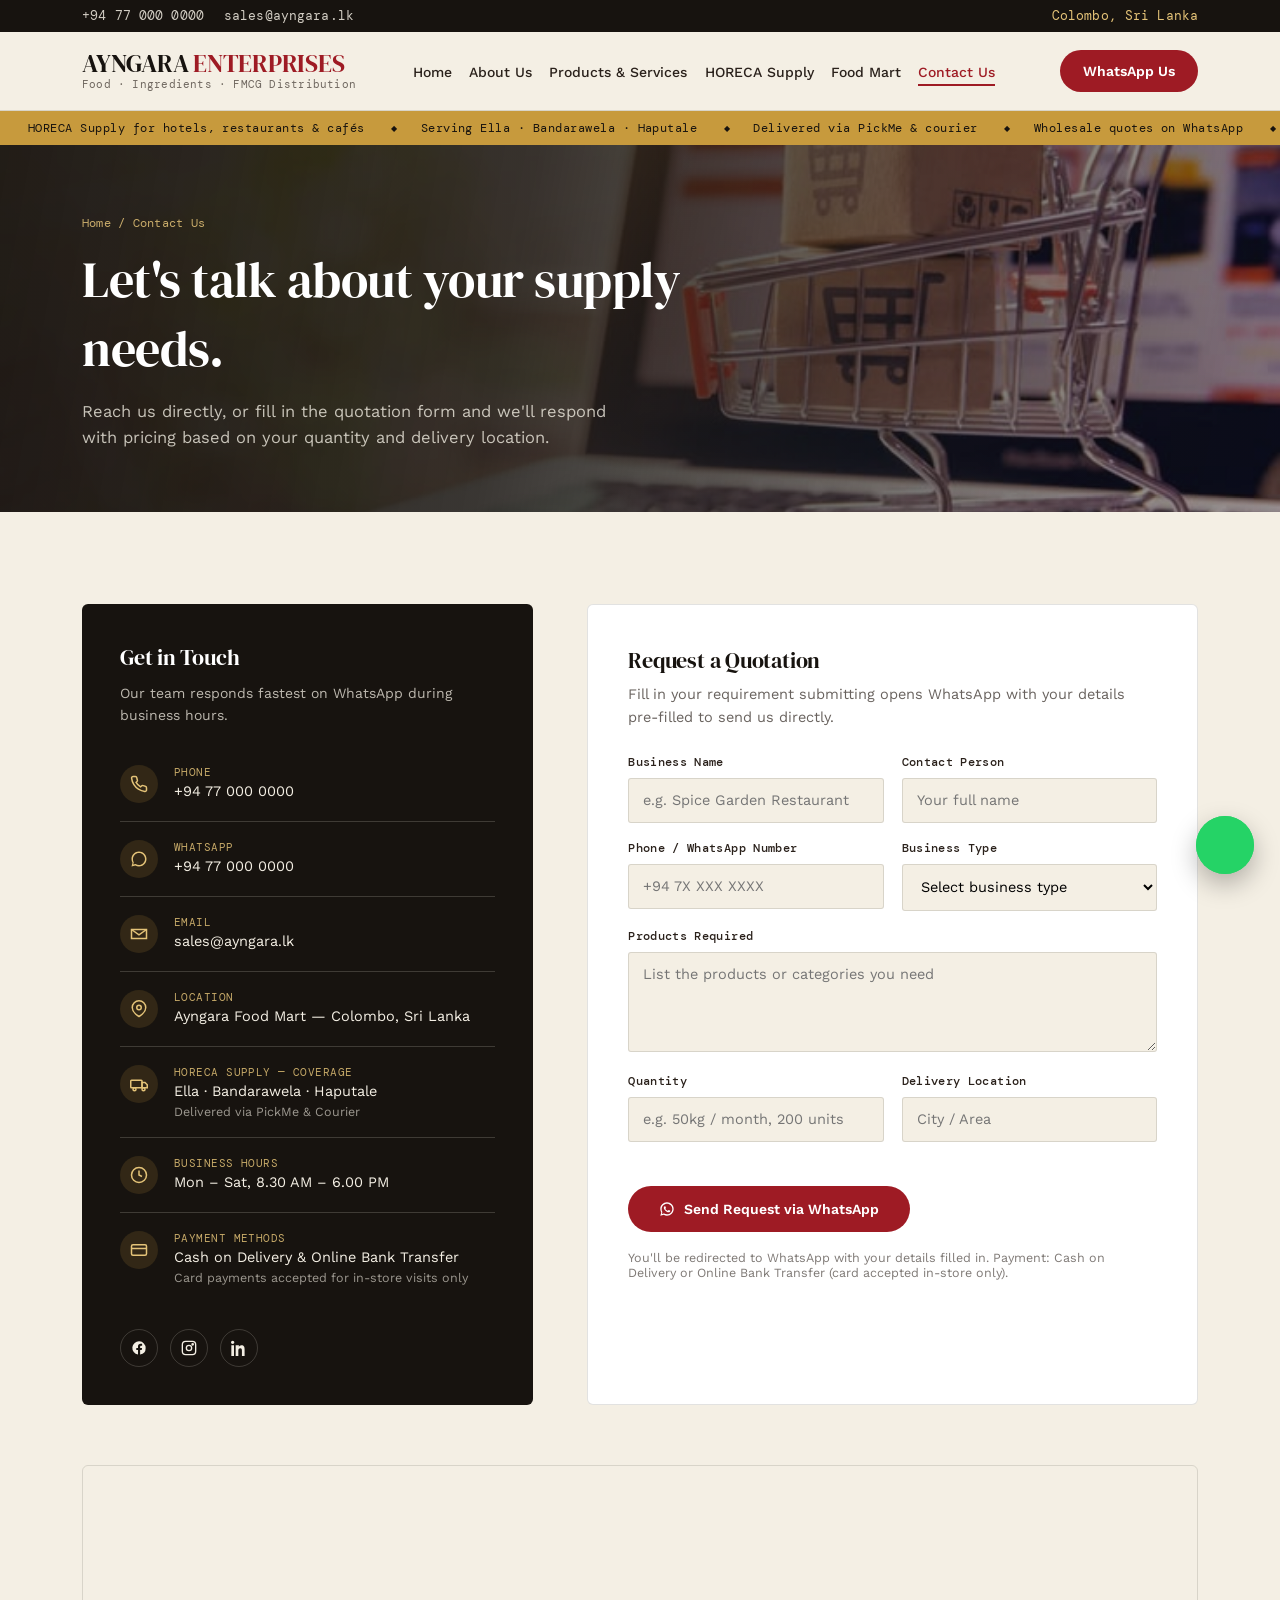
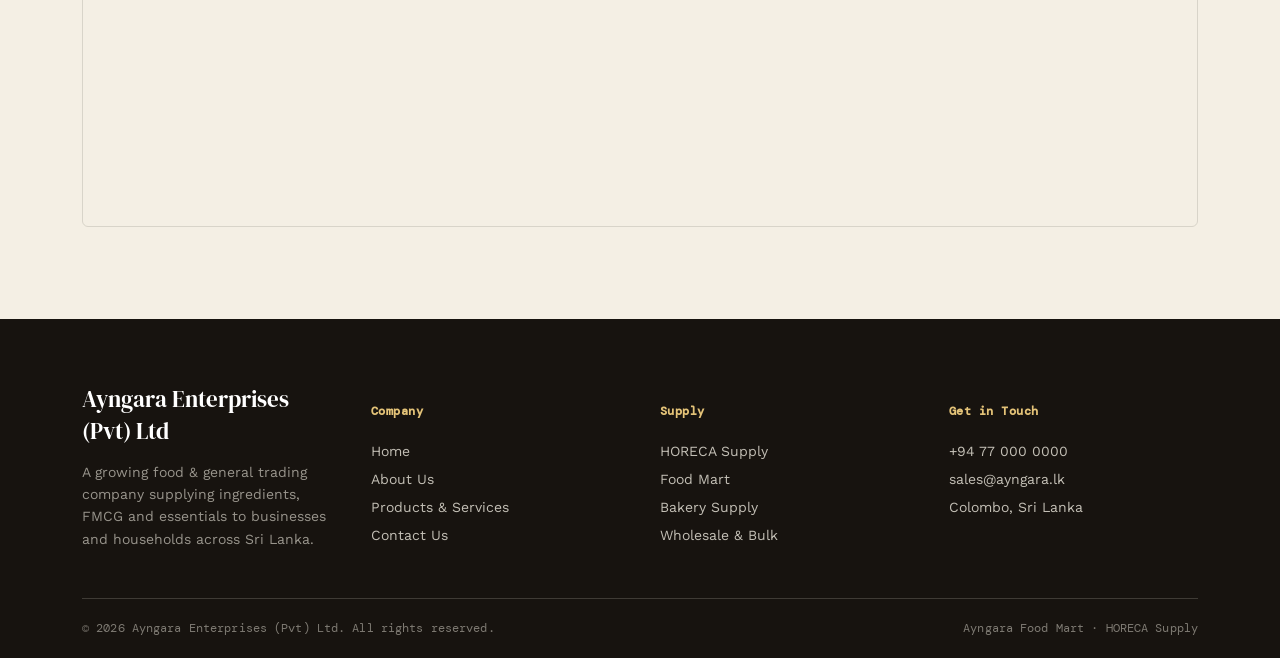
<file: contact.html>
<!DOCTYPE html>
<html lang="en">
<head>
<meta charset="UTF-8">
<meta name="viewport" content="width=device-width, initial-scale=1.0">
<title>Contact Us | Ayngara Enterprises (Pvt) Ltd</title>
<meta name="description" content="Get in touch with Ayngara Enterprises for wholesale, bulk and B2B food supply enquiries. Request a quotation via WhatsApp, phone or email.">
<link rel="stylesheet" href="style.css">
</head>
<body>

<div class="topbar">
  <div class="wrap">
    <div class="topbar-links">
      <a href="tel:+94770000000">+94 77 000 0000</a>
      <a href="mailto:sales@ayngara.lk">sales@ayngara.lk</a>
    </div>
    <div class="topbar-links"><span>Colombo, Sri Lanka</span></div>
  </div>
</div>

<header class="site">
  <nav class="nav wrap">
    <a href="index.html" class="logo">
      <span class="name">AYNGARA <span>ENTERPRISES</span></span>
      <span class="tag">Food · Ingredients · FMCG Distribution</span>
    </a>
    <ul class="navlinks">
      <li><a href="index.html">Home</a></li>
      <li><a href="about.html">About Us</a></li>
      <li><a href="products.html">Products &amp; Services</a></li>
<li><a href="horeca.html">HORECA Supply</a></li>
<li><a href="foodmart.html">Food Mart</a></li>
      <li><a href="contact.html" class="active">Contact Us</a></li>
    </ul>
    <div class="nav-cta">
      <a href="#quoteForm" class="btn btn-outline">Request a Quote</a>
      <a href="#" class="btn btn-red" data-wa="Hello Ayngara, I'd like to request a quotation.">WhatsApp Us</a>
    </div>
    <button class="burger" aria-label="Menu"><span></span><span></span><span></span></button>
  </nav>
</header>
<div class="marquee" aria-hidden="true"><div class="marquee-track"><span>HORECA Supply for hotels, restaurants &amp; cafés</span><span>Serving Ella · Bandarawela · Haputale</span><span>Delivered via PickMe &amp; courier</span><span>Wholesale quotes on WhatsApp</span><span>HORECA Supply for hotels, restaurants &amp; cafés</span><span>Serving Ella · Bandarawela · Haputale</span><span>Delivered via PickMe &amp; courier</span><span>Wholesale quotes on WhatsApp</span></div></div>

<section class="page-hero">
  <img class="page-hero-img" src="cont.jpg" alt="Contact Ayngara Enterprises" onerror="this.style.display='none'">
  <div class="page-hero-overlay"></div>
  <div class="wrap">
    <div class="crumb">Home / Contact Us</div>
    <h1>Let's talk about your supply needs.</h1>
    <p>Reach us directly, or fill in the quotation form and we'll respond with pricing based on your quantity and delivery location.</p>
  </div>
</section>

<section>
  <div class="wrap">
    <div class="contact-wrap">

      <div class="contact-info-card reveal">
        <h3>Get in Touch</h3>
        <p style="margin-top:10px; font-size:14px; opacity:.75;">Our team responds fastest on WhatsApp during business hours.</p>

        <div class="info-line">
          <div class="il-ico"><svg viewBox="0 0 24 24" fill="none" stroke="currentColor" stroke-width="2"><path d="M22 16.92v3a2 2 0 01-2.18 2 19.79 19.79 0 01-8.63-3.07 19.5 19.5 0 01-6-6 19.79 19.79 0 01-3.07-8.67A2 2 0 014.11 2h3a2 2 0 012 1.72c.127.96.361 1.903.7 2.81a2 2 0 01-.45 2.11L8.09 9.91a16 16 0 006 6l1.27-1.27a2 2 0 012.11-.45c.907.339 1.85.573 2.81.7A2 2 0 0122 16.92z"/></svg></div>
          <div><div class="il-label">PHONE</div><div class="il-value">+94 77 000 0000</div></div>
        </div>
        <div class="info-line">
          <div class="il-ico"><svg viewBox="0 0 24 24" fill="currentColor"><path d="M12 2C6.48 2 2 6.48 2 12c0 1.85.5 3.58 1.36 5.07L2 22l5.07-1.33A9.94 9.94 0 0012 22c5.52 0 10-4.48 10-10S17.52 2 12 2zm0 18c-1.6 0-3.1-.43-4.4-1.18l-.32-.19-3.02.79.8-2.95-.2-.32A7.94 7.94 0 014 12c0-4.41 3.59-8 8-8s8 3.59 8 8-3.59 8-8 8z"/></svg></div>
          <div><div class="il-label">WHATSAPP</div><div class="il-value">+94 77 000 0000</div></div>
        </div>
        <div class="info-line">
          <div class="il-ico"><svg viewBox="0 0 24 24" fill="none" stroke="currentColor" stroke-width="2"><path d="M4 4h16v16H4z" opacity="0"/><path d="M22 6l-10 7L2 6"/><path d="M2 6h20v12H2z"/></svg></div>
          <div><div class="il-label">EMAIL</div><div class="il-value">sales@ayngara.lk</div></div>
        </div>
        <div class="info-line">
          <div class="il-ico"><svg viewBox="0 0 24 24" fill="none" stroke="currentColor" stroke-width="2"><path d="M21 10c0 7-9 12-9 12s-9-5-9-12a9 9 0 0118 0z"/><circle cx="12" cy="10" r="3"/></svg></div>
          <div><div class="il-label">LOCATION</div><div class="il-value">Ayngara Food Mart — Colombo, Sri Lanka</div></div>
        </div>
        <div class="info-line">
          <div class="il-ico"><svg viewBox="0 0 24 24" fill="none" stroke="currentColor" stroke-width="2"><rect x="1" y="7" width="15" height="10" rx="1"/><path d="M16 10h4l3 3v4h-7z"/><circle cx="6" cy="19" r="2"/><circle cx="18" cy="19" r="2"/></svg></div>
          <div>
            <div class="il-label">HORECA SUPPLY — COVERAGE</div>
            <div class="il-value">Ella · Bandarawela · Haputale</div>
            <div class="il-value" style="opacity:.6; font-size:12.5px; margin-top:4px;">Delivered via PickMe &amp; Courier</div>
          </div>
        </div>
        <div class="info-line">
          <div class="il-ico"><svg viewBox="0 0 24 24" fill="none" stroke="currentColor" stroke-width="2"><circle cx="12" cy="12" r="10"/><path d="M12 6v6l4 2"/></svg></div>
          <div><div class="il-label">BUSINESS HOURS</div><div class="il-value">Mon – Sat, 8.30 AM – 6.00 PM</div></div>
        </div>
        <div class="info-line">
          <div class="il-ico"><svg viewBox="0 0 24 24" fill="none" stroke="currentColor" stroke-width="2"><rect x="2" y="5" width="20" height="14" rx="2"/><path d="M2 10h20"/></svg></div>
          <div>
            <div class="il-label">PAYMENT METHODS</div>
            <div class="il-value">Cash on Delivery &amp; Online Bank Transfer</div>
            <div class="il-value" style="opacity:.6; font-size:12.5px; margin-top:4px;">Card payments accepted for in-store visits only</div>
          </div>
        </div>

        <div class="social-row">
          <a href="#" aria-label="Facebook"><svg viewBox="0 0 24 24" fill="currentColor"><path d="M22 12a10 10 0 10-11.5 9.9v-7H7.9V12h2.6V9.8c0-2.6 1.5-4 3.9-4 1.1 0 2.3.2 2.3.2v2.5h-1.3c-1.3 0-1.7.8-1.7 1.6V12h2.9l-.5 2.9h-2.4v7A10 10 0 0022 12z"/></svg></a>
          <a href="#" aria-label="Instagram"><svg viewBox="0 0 24 24" fill="none" stroke="currentColor" stroke-width="2"><rect x="2" y="2" width="20" height="20" rx="5"/><circle cx="12" cy="12" r="4"/><circle cx="17.5" cy="6.5" r="1"/></svg></a>
          <a href="#" aria-label="LinkedIn"><svg viewBox="0 0 24 24" fill="currentColor"><path d="M4.98 3.5C4.98 4.88 3.87 6 2.5 6S0 4.88 0 3.5 1.12 1 2.5 1s2.48 1.12 2.48 2.5zM.5 8h4V24h-4V8zm7.5 0h3.8v2.2h.05c.53-1 1.83-2.2 3.77-2.2 4.03 0 4.78 2.65 4.78 6.1V24h-4v-7.6c0-1.8-.03-4.1-2.5-4.1-2.5 0-2.9 1.95-2.9 3.97V24h-4V8z"/></svg></a>
        </div>
      </div>

      <div class="quote-form reveal" id="quoteForm-wrap">
        <h3>Request a Quotation</h3>
        <p style="margin-top:8px; font-size:14.5px; opacity:.7;">Fill in your requirement submitting opens WhatsApp with your details pre-filled to send us directly.</p>

        <form id="quoteForm" class="form-grid">
          <div class="field">
            <label for="business">Business Name</label>
            <input type="text" id="business" name="business" placeholder="e.g. Spice Garden Restaurant" required>
          </div>
          <div class="field">
            <label for="contact">Contact Person</label>
            <input type="text" id="contact" name="contact" placeholder="Your full name" required>
          </div>
          <div class="field">
            <label for="phone">Phone / WhatsApp Number</label>
            <input type="tel" id="phone" name="phone" placeholder="+94 7X XXX XXXX" required>
          </div>
          <div class="field">
            <label for="type">Business Type</label>
            <select id="type" name="type" required>
              <option value="">Select business type</option>
              <option>Hotel / Resort</option>
              <option>Restaurant</option>
              <option>Café</option>
              <option>Bakery / Confectionery</option>
              <option>Catering</option>
              <option>Grocery / Retail Shop</option>
              <option>Institution</option>
              <option>Individual / Household</option>
              <option>Other</option>
            </select>
          </div>
          <div class="field full">
            <label for="products">Products Required</label>
            <textarea id="products" name="products" placeholder="List the products or categories you need"></textarea>
          </div>
          <div class="field">
            <label for="qty">Quantity</label>
            <input type="text" id="qty" name="qty" placeholder="e.g. 50kg / month, 200 units">
          </div>
          <div class="field">
            <label for="location">Delivery Location</label>
            <input type="text" id="location" name="location" placeholder="City / Area">
          </div>

          <div class="form-actions full">
            <button type="submit" class="btn btn-red">
              <svg viewBox="0 0 24 24" fill="currentColor"><path d="M12 2C6.48 2 2 6.48 2 12c0 1.85.5 3.58 1.36 5.07L2 22l5.07-1.33A9.94 9.94 0 0012 22c5.52 0 10-4.48 10-10S17.52 2 12 2zm0 18c-1.6 0-3.1-.43-4.4-1.18l-.32-.19-3.02.79.8-2.95-.2-.32A7.94 7.94 0 014 12c0-4.41 3.59-8 8-8s8 3.59 8 8-3.59 8-8 8zm4.4-5.6c-.24-.12-1.43-.7-1.65-.79-.22-.08-.38-.12-.54.12-.16.24-.62.79-.76.95-.14.16-.28.18-.52.06-.24-.12-1-.37-1.92-1.19-.71-.63-1.19-1.42-1.33-1.66-.14-.24-.01-.37.11-.49.11-.11.24-.28.36-.42.12-.14.16-.24.24-.4.08-.16.04-.3-.02-.42-.06-.12-.54-1.3-.74-1.78-.19-.46-.39-.4-.54-.4h-.46c-.16 0-.42.06-.64.3-.22.24-.84.82-.84 2s.86 2.32.98 2.48c.12.16 1.69 2.58 4.1 3.62.57.25 1.02.4 1.37.51.57.18 1.09.16 1.5.09.46-.07 1.43-.58 1.63-1.15.2-.57.2-1.05.14-1.15-.06-.1-.22-.16-.46-.28z"/></svg>
              Send Request via WhatsApp
            </button>
            <span class="form-note">You'll be redirected to WhatsApp with your details filled in. Payment: Cash on Delivery or Online Bank Transfer (card accepted in-store only).</span>
          </div>
        </form>
      </div>
    </div>

    <div class="map-shell reveal">
      <iframe src="https://www.google.com/maps?q=Colombo,Sri%20Lanka&output=embed" allowfullscreen="" loading="lazy" referrerpolicy="no-referrer-when-downgrade" title="Ayngara Enterprises location map"></iframe>
    </div>
  </div>
</section>

<footer class="site">
  <div class="wrap">
    <div class="foot-grid">
      <div>
        <div class="fname">Ayngara Enterprises (Pvt) Ltd</div>
        <p class="fdesc">A growing food &amp; general trading company supplying ingredients, FMCG and essentials to businesses and households across Sri Lanka.</p>
      </div>
      <div>
        <h5>Company</h5>
        <ul>
          <li><a href="index.html">Home</a></li>
          <li><a href="about.html">About Us</a></li>
          <li><a href="products.html">Products &amp; Services</a></li>
          <li><a href="contact.html">Contact Us</a></li>
        </ul>
      </div>
      <div>
        <h5>Supply</h5>
        <ul>
          <li><a href="horeca.html">HORECA Supply</a></li>
          <li><a href="foodmart.html">Food Mart</a></li>
          <li><a href="products.html#bakery">Bakery Supply</a></li>
          <li><a href="products.html#wholesale">Wholesale &amp; Bulk</a></li>
        </ul>
      </div>
      <div>
        <h5>Get in Touch</h5>
        <ul>
          <li>+94 77 000 0000</li>
          <li>sales@ayngara.lk</li>
          <li>Colombo, Sri Lanka</li>
        </ul>
      </div>
    </div>
    <div class="foot-bottom">
      <span>© 2026 Ayngara Enterprises (Pvt) Ltd. All rights reserved.</span>
      <span>Ayngara Food Mart · HORECA Supply</span>
    </div>
  </div>
</footer>

<a href="#" class="wa-float" data-wa="Hello Ayngara, I'd like to request a quotation." aria-label="Chat on WhatsApp">
  <svg viewBox="0 0 24 24" fill="currentColor"><path d="M12 2C6.48 2 2 6.48 2 12c0 1.85.5 3.58 1.36 5.07L2 22l5.07-1.33A9.94 9.94 0 0012 22c5.52 0 10-4.48 10-10S17.52 2 12 2zm0 18c-1.6 0-3.1-.43-4.4-1.18l-.32-.19-3.02.79.8-2.95-.2-.32A7.94 7.94 0 014 12c0-4.41 3.59-8 8-8s8 3.59 8 8-3.59 8-8 8zm4.4-5.6c-.24-.12-1.43-.7-1.65-.79-.22-.08-.38-.12-.54.12-.16.24-.62.79-.76.95-.14.16-.28.18-.52.06-.24-.12-1-.37-1.92-1.19-.71-.63-1.19-1.42-1.33-1.66-.14-.24-.01-.37.11-.49.11-.11.24-.28.36-.42.12-.14.16-.24.24-.4.08-.16.04-.3-.02-.42-.06-.12-.54-1.3-.74-1.78-.19-.46-.39-.4-.54-.4h-.46c-.16 0-.42.06-.64.3-.22.24-.84.82-.84 2s.86 2.32.98 2.48c.12.16 1.69 2.58 4.1 3.62.57.25 1.02.4 1.37.51.57.18 1.09.16 1.5.09.46-.07 1.43-.58 1.63-1.15.2-.57.2-1.05.14-1.15-.06-.1-.22-.16-.46-.28z"/></svg>
</a>

<script src="lenis.min.js"></script>
<script src="script.js"></script>
</body>
</html>
</file>
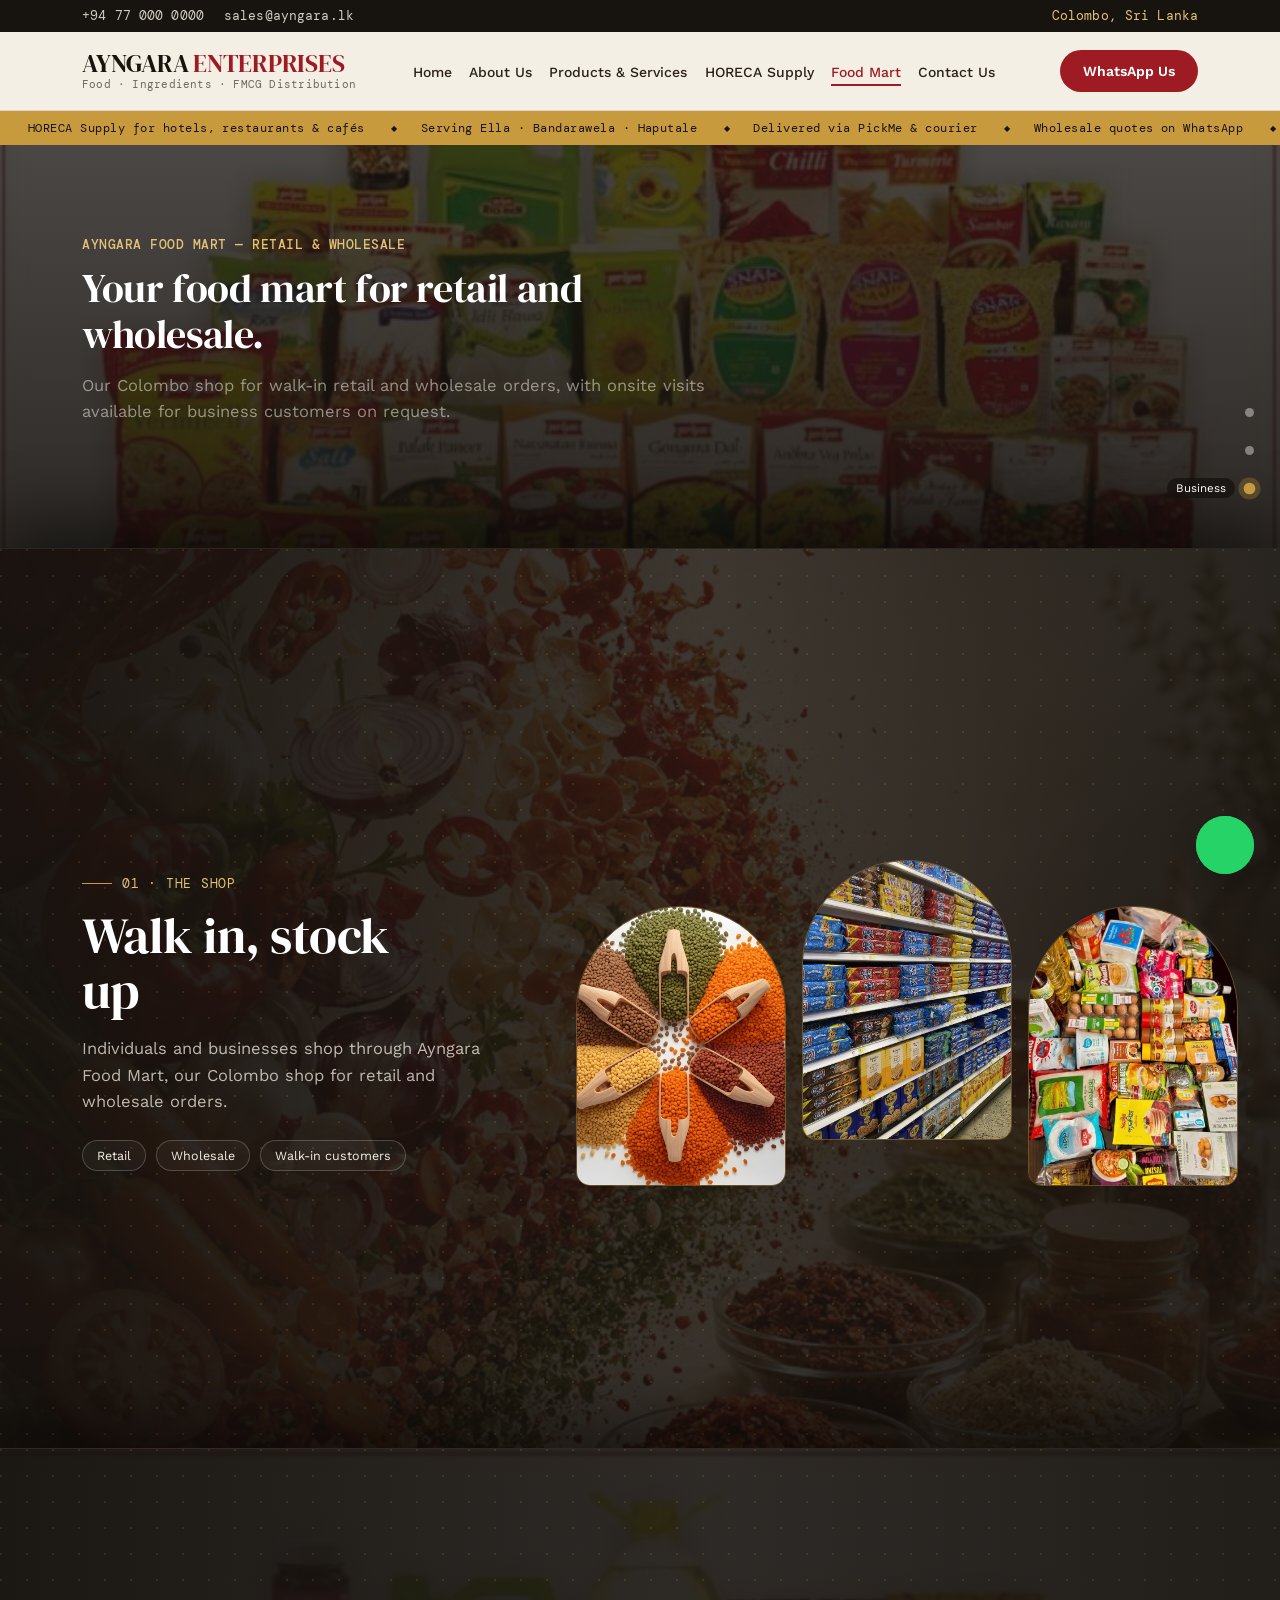
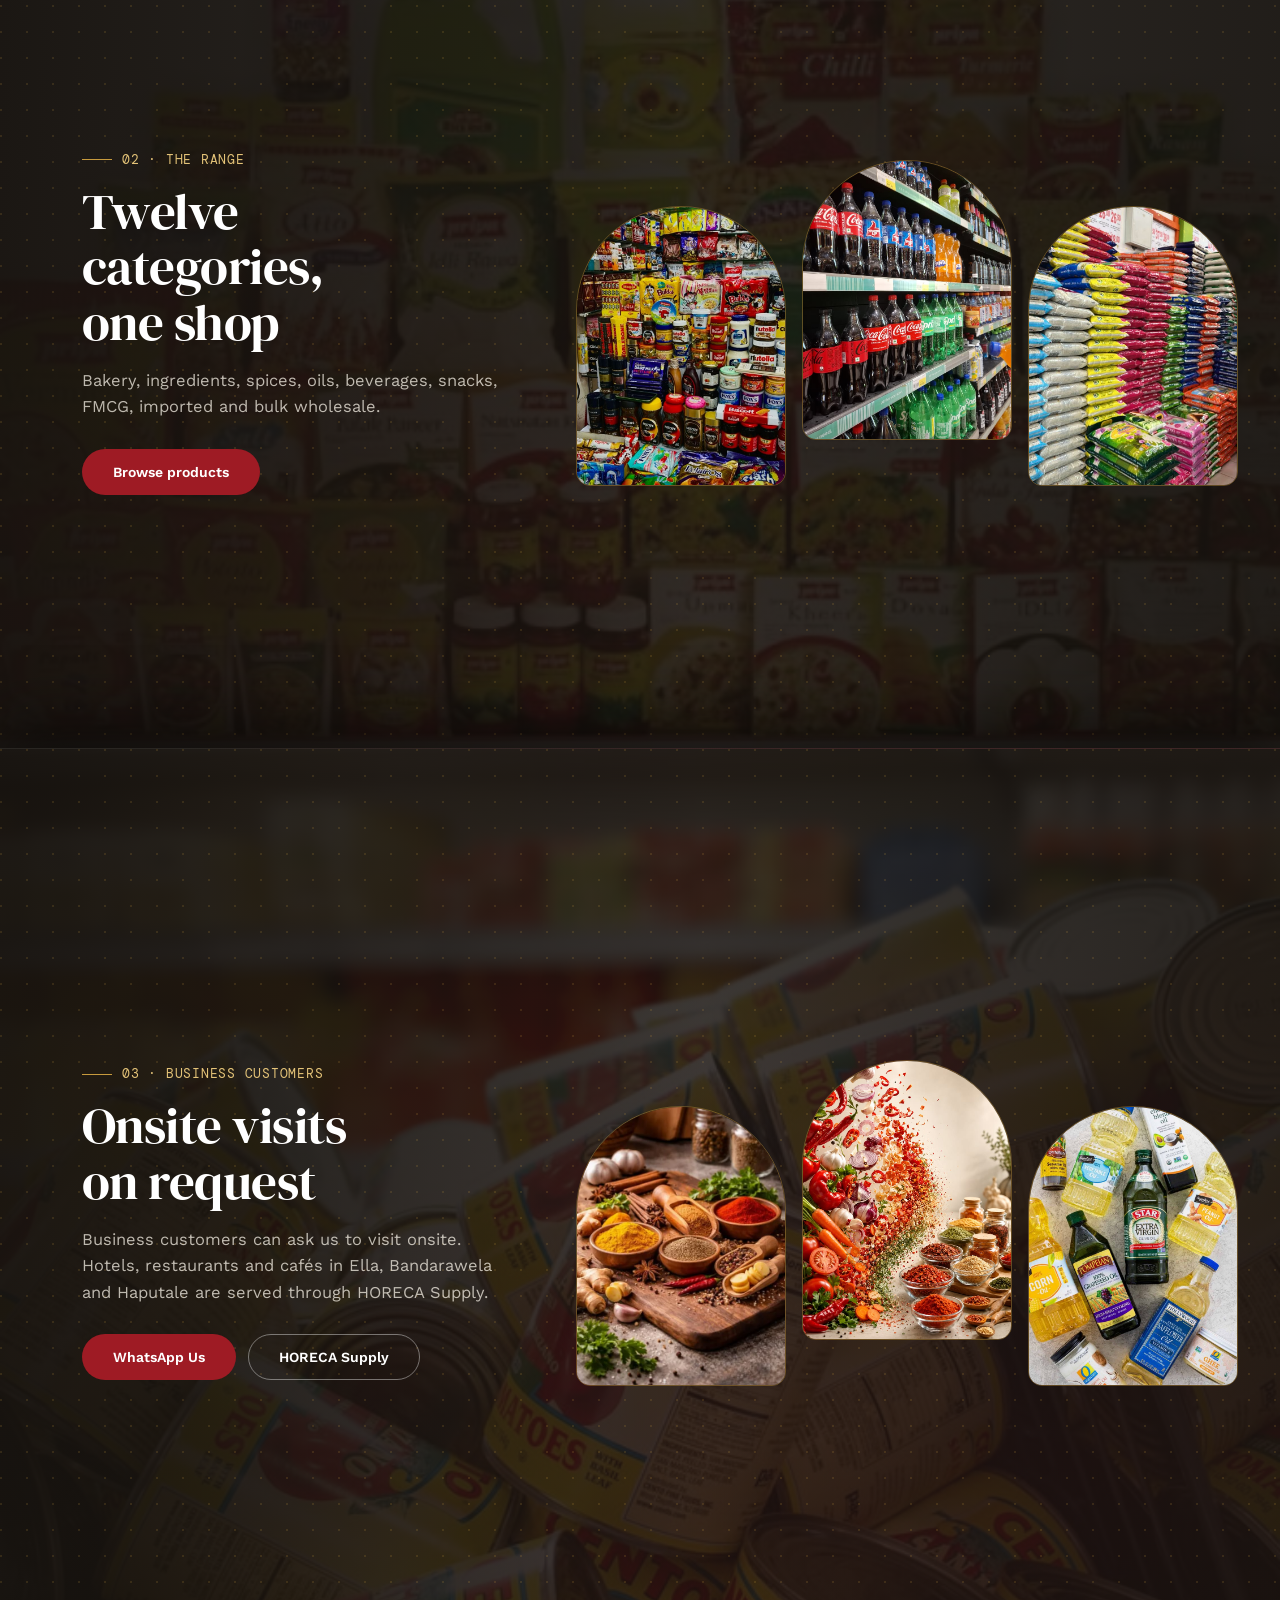
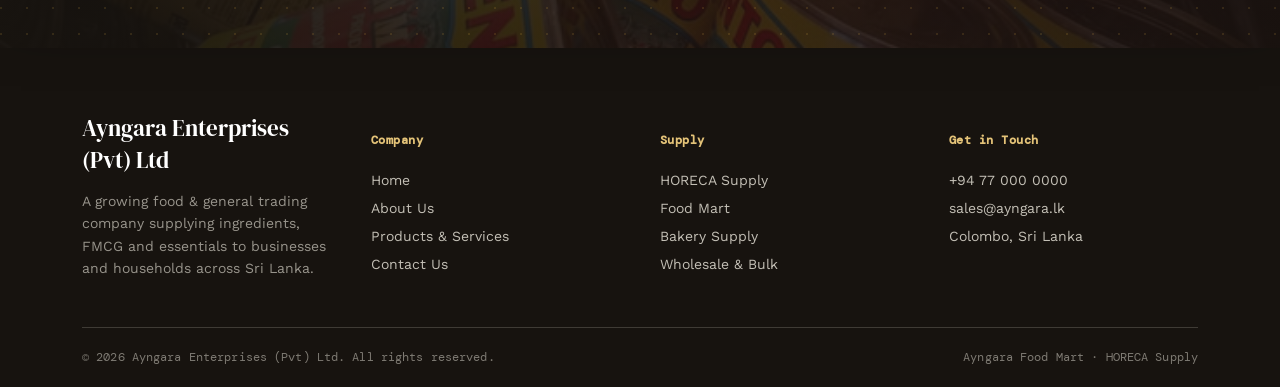
<file: foodmart.html>
<!DOCTYPE html>
<html lang="en">
<head>
<meta charset="UTF-8">
<meta name="viewport" content="width=device-width, initial-scale=1.0">
<title>Ayngara Food Mart — Retail & Wholesale</title>
<meta name="description" content="Ayngara Food Mart in Colombo: retail and wholesale food ingredients and FMCG, walk-in customers welcome, onsite visits for business customers on request.">
<link rel="stylesheet" href="style.css">
<link rel="stylesheet" href="journey.css">
</head>
<body>

<div class="topbar">
  <div class="wrap">
    <div class="topbar-links">
      <a href="tel:+94770000000">+94 77 000 0000</a>
      <a href="mailto:sales@ayngara.lk">sales@ayngara.lk</a>
    </div>
    <div class="topbar-links"><span>Colombo, Sri Lanka</span></div>
  </div>
</div>

<header class="site">
  <nav class="nav wrap">
    <a href="index.html" class="logo">
      <span class="name">AYNGARA <span>ENTERPRISES</span></span>
      <span class="tag">Food · Ingredients · FMCG Distribution</span>
    </a>
    <ul class="navlinks">
      <li><a href="index.html">Home</a></li>
      <li><a href="about.html">About Us</a></li>
      <li><a href="products.html">Products &amp; Services</a></li>
<li><a href="horeca.html">HORECA Supply</a></li>
<li><a href="foodmart.html" class="active">Food Mart</a></li>
      <li><a href="contact.html">Contact Us</a></li>
    </ul>
    <div class="nav-cta">
      <a href="contact.html" class="btn btn-outline">Request a Quote</a>
      <a href="#" class="btn btn-red" data-wa="Hello Ayngara, I'd like to request a quotation.">WhatsApp Us</a>
    </div>
    <button class="burger" aria-label="Menu"><span></span><span></span><span></span></button>
  </nav>
</header>
<div class="marquee" aria-hidden="true"><div class="marquee-track"><span>HORECA Supply for hotels, restaurants &amp; cafés</span><span>Serving Ella · Bandarawela · Haputale</span><span>Delivered via PickMe &amp; courier</span><span>Wholesale quotes on WhatsApp</span><span>HORECA Supply for hotels, restaurants &amp; cafés</span><span>Serving Ella · Bandarawela · Haputale</span><span>Delivered via PickMe &amp; courier</span><span>Wholesale quotes on WhatsApp</span></div></div>

<section class="section-dark jintro" style="padding-bottom:70px"><div class="wrap"><div class="section-head reveal"><span class="kicker" style="color:var(--gold-light)">AYNGARA FOOD MART — RETAIL &amp; WHOLESALE</span><h2>Your food mart for retail and wholesale.</h2><p>Our Colombo shop for walk-in retail and wholesale orders, with onsite visits available for business customers on request.</p></div></div></section>
<div class="journey"><div class="jstage jbg1" id="fm1"><div class="wrap jin"><div class="reveal"><div class="jnum">01 · THE SHOP</div><h3>Walk in, stock up</h3><p>Individuals and businesses shop through Ayngara Food Mart, our Colombo shop for retail and wholesale orders.</p><div class="jtags"><span>Retail</span><span>Wholesale</span><span>Walk-in customers</span></div></div><div class="reveal"><div class="arches"><img class="arch" src="4.jpg" alt="" loading="lazy"><img class="arch" src="9.jpg" alt="" loading="lazy"><img class="arch" src="10.jpg" alt="" loading="lazy"></div></div></div></div>
<div class="jstage jbg2" id="fm2"><div class="wrap jin"><div class="reveal"><div class="jnum">02 · THE RANGE</div><h3>Twelve categories, one shop</h3><p>Bakery, ingredients, spices, oils, beverages, snacks, FMCG, imported and bulk wholesale.</p><div class="jbtns"><a href="products.html" class="btn btn-red">Browse products</a></div></div><div class="reveal"><div class="arches"><img class="arch" src="11.jpg" alt="" loading="lazy"><img class="arch" src="7.jpg" alt="" loading="lazy"><img class="arch" src="12.jpg" alt="" loading="lazy"></div></div></div></div>
<div class="jstage jbg3" id="fm3"><div class="wrap jin"><div class="reveal"><div class="jnum">03 · BUSINESS CUSTOMERS</div><h3>Onsite visits on request</h3><p>Business customers can ask us to visit onsite. Hotels, restaurants and cafés in Ella, Bandarawela and Haputale are served through HORECA Supply.</p><div class="jbtns"><a href="#" class="btn btn-red" data-wa="Hello Ayngara Food Mart, I'd like to make an enquiry.">WhatsApp Us</a><a href="horeca.html" class="btn btn-outline">HORECA Supply</a></div></div><div class="reveal"><div class="arches"><img class="arch" src="2.jpg" alt="" loading="lazy"><img class="arch" src="5.jpg" alt="" loading="lazy"><img class="arch" src="6.jpg" alt="" loading="lazy"></div></div></div></div>
</div>
<div class="jrail"><div class="jr-item" data-t="fm1"><span class="jr-label">The shop</span><span class="jr-dot"></span></div><div class="jr-item" data-t="fm2"><span class="jr-label">The range</span><span class="jr-dot"></span></div><div class="jr-item" data-t="fm3"><span class="jr-label">Business</span><span class="jr-dot"></span></div></div>
<footer class="site">
  <div class="wrap">
    <div class="foot-grid">
      <div>
        <div class="fname">Ayngara Enterprises (Pvt) Ltd</div>
        <p class="fdesc">A growing food &amp; general trading company supplying ingredients, FMCG and essentials to businesses and households across Sri Lanka.</p>
      </div>
      <div>
        <h5>Company</h5>
        <ul>
          <li><a href="index.html">Home</a></li>
          <li><a href="about.html">About Us</a></li>
          <li><a href="products.html">Products &amp; Services</a></li>
          <li><a href="contact.html">Contact Us</a></li>
        </ul>
      </div>
      <div>
        <h5>Supply</h5>
        <ul>
          <li><a href="horeca.html">HORECA Supply</a></li>
          <li><a href="foodmart.html">Food Mart</a></li>
          <li><a href="products.html#bakery">Bakery Supply</a></li>
          <li><a href="products.html#wholesale">Wholesale &amp; Bulk</a></li>
        </ul>
      </div>
      <div>
        <h5>Get in Touch</h5>
        <ul>
          <li>+94 77 000 0000</li>
          <li>sales@ayngara.lk</li>
          <li>Colombo, Sri Lanka</li>
        </ul>
      </div>
    </div>
    <div class="foot-bottom">
      <span>© 2026 Ayngara Enterprises (Pvt) Ltd. All rights reserved.</span>
      <span>Ayngara Food Mart · HORECA Supply</span>
    </div>
  </div>
</footer>

<a href="#" class="wa-float" data-wa="Hello Ayngara, I'd like to request a quotation." aria-label="Chat on WhatsApp">
  <svg viewBox="0 0 24 24" fill="currentColor"><path d="M12 2C6.48 2 2 6.48 2 12c0 1.85.5 3.58 1.36 5.07L2 22l5.07-1.33A9.94 9.94 0 0012 22c5.52 0 10-4.48 10-10S17.52 2 12 2zm0 18c-1.6 0-3.1-.43-4.4-1.18l-.32-.19-3.02.79.8-2.95-.2-.32A7.94 7.94 0 014 12c0-4.41 3.59-8 8-8s8 3.59 8 8-3.59 8-8 8zm4.4-5.6c-.24-.12-1.43-.7-1.65-.79-.22-.08-.38-.12-.54.12-.16.24-.62.79-.76.95-.14.16-.28.18-.52.06-.24-.12-1-.37-1.92-1.19-.71-.63-1.19-1.42-1.33-1.66-.14-.24-.01-.37.11-.49.11-.11.24-.28.36-.42.12-.14.16-.24.24-.4.08-.16.04-.3-.02-.42-.06-.12-.54-1.3-.74-1.78-.19-.46-.39-.4-.54-.4h-.46c-.16 0-.42.06-.64.3-.22.24-.84.82-.84 2s.86 2.32.98 2.48c.12.16 1.69 2.58 4.1 3.62.57.25 1.02.4 1.37.51.57.18 1.09.16 1.5.09.46-.07 1.43-.58 1.63-1.15.2-.57.2-1.05.14-1.15-.06-.1-.22-.16-.46-.28z"/></svg>
</a>

<script src="lenis.min.js"></script>
<script src="script.js"></script>
<script src="journey.js"></script>
</body>
</html>
</file>
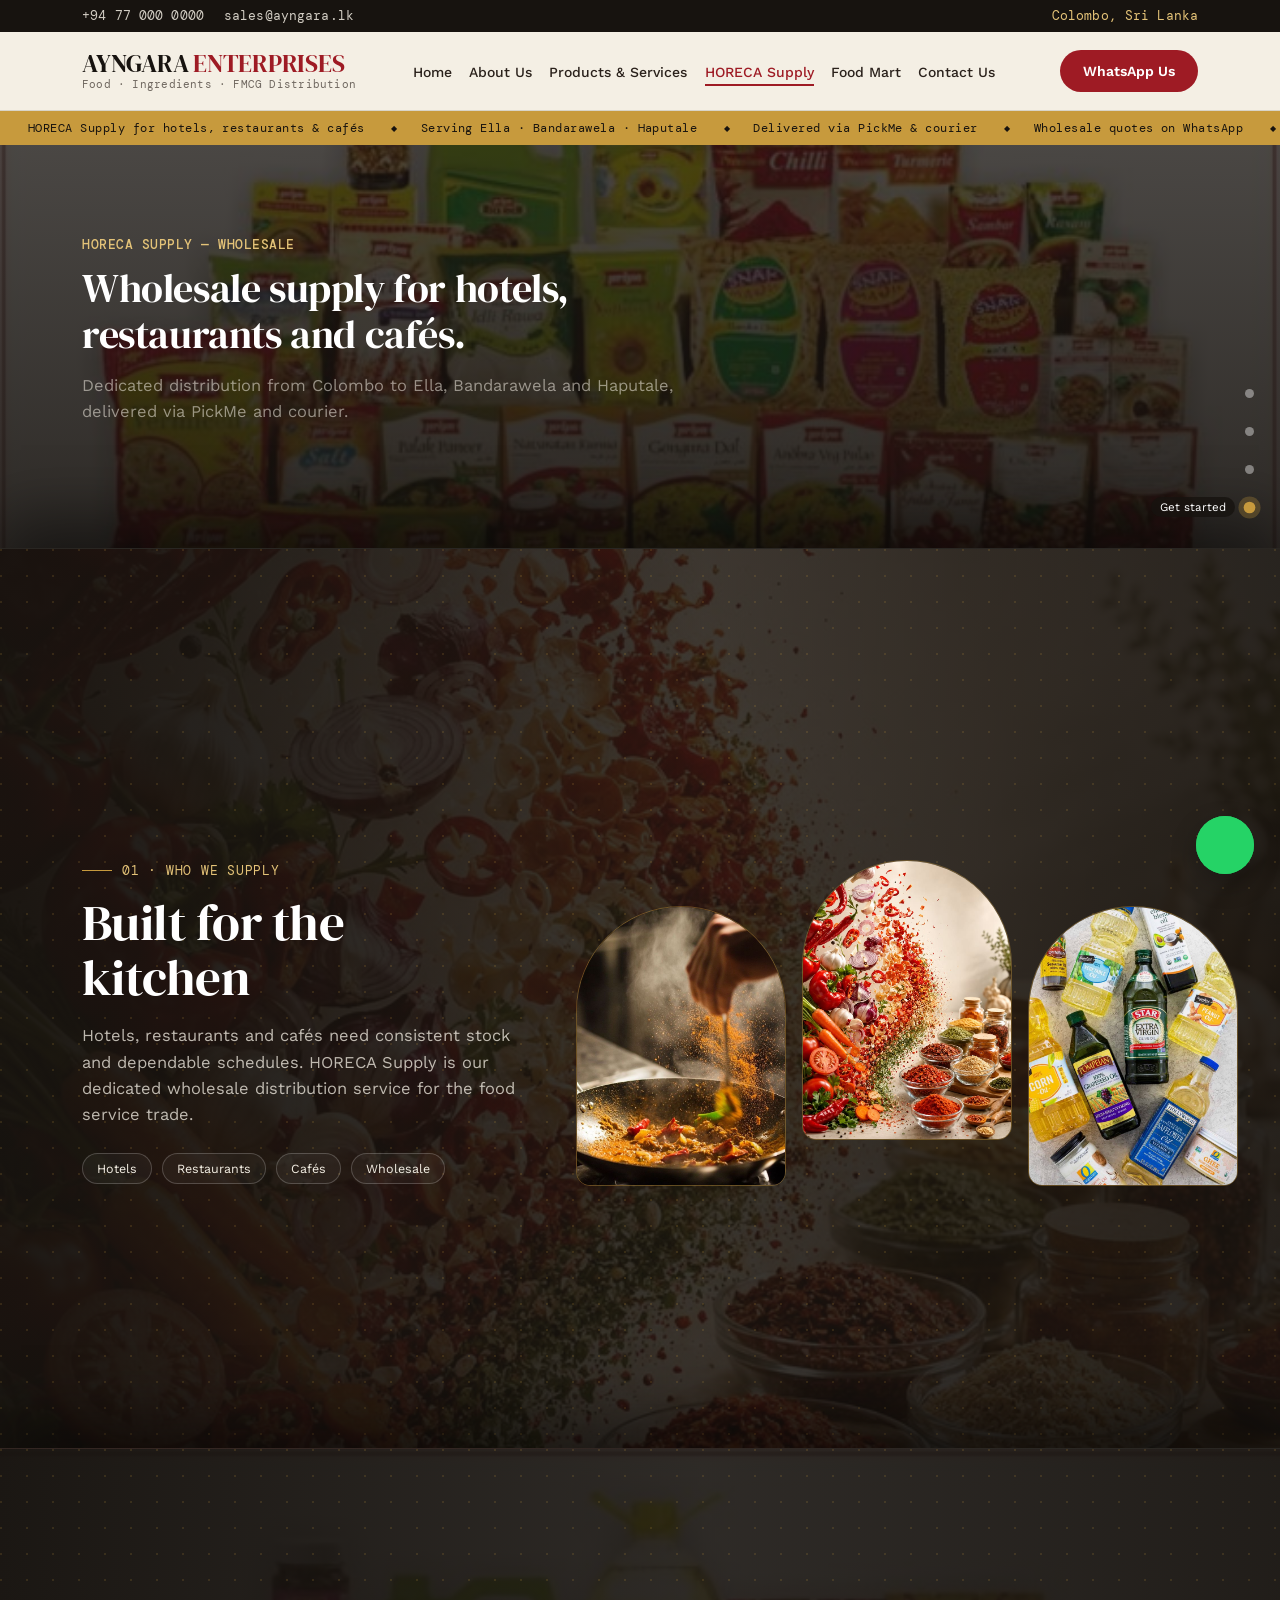
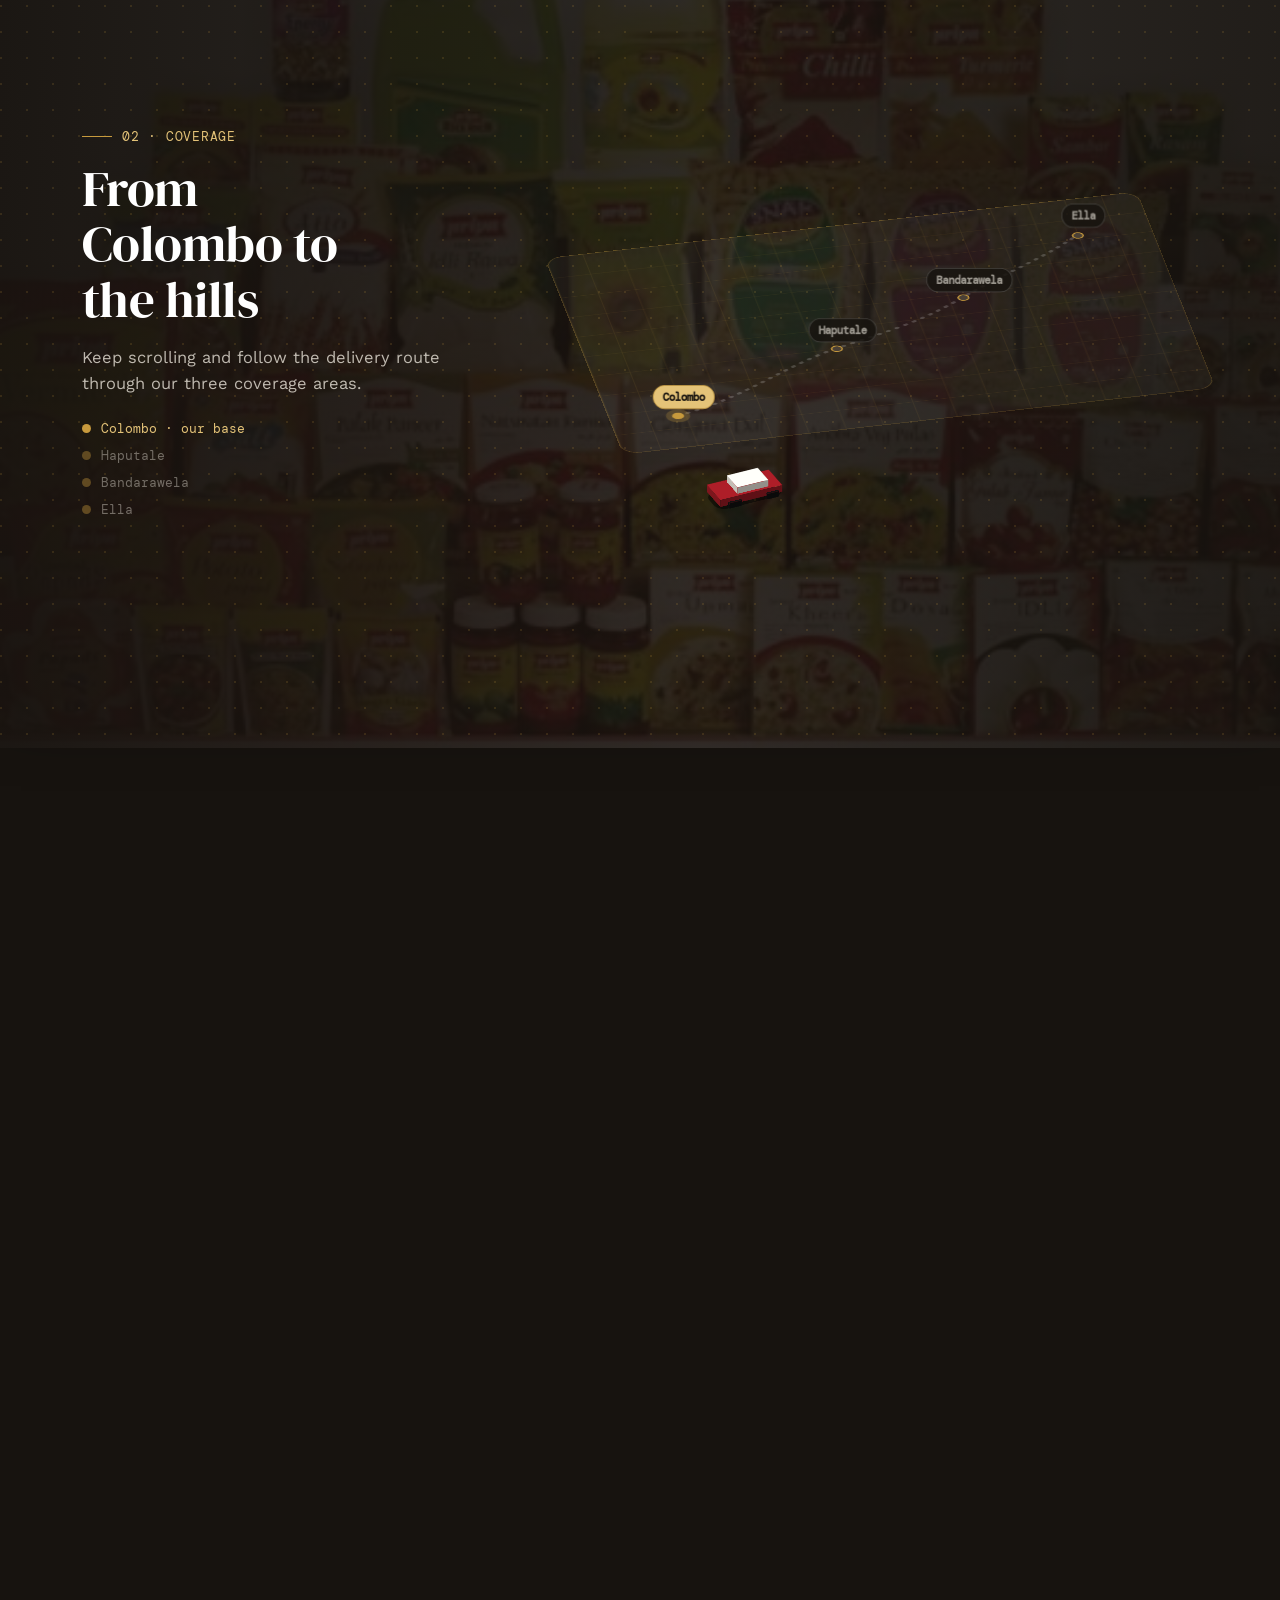
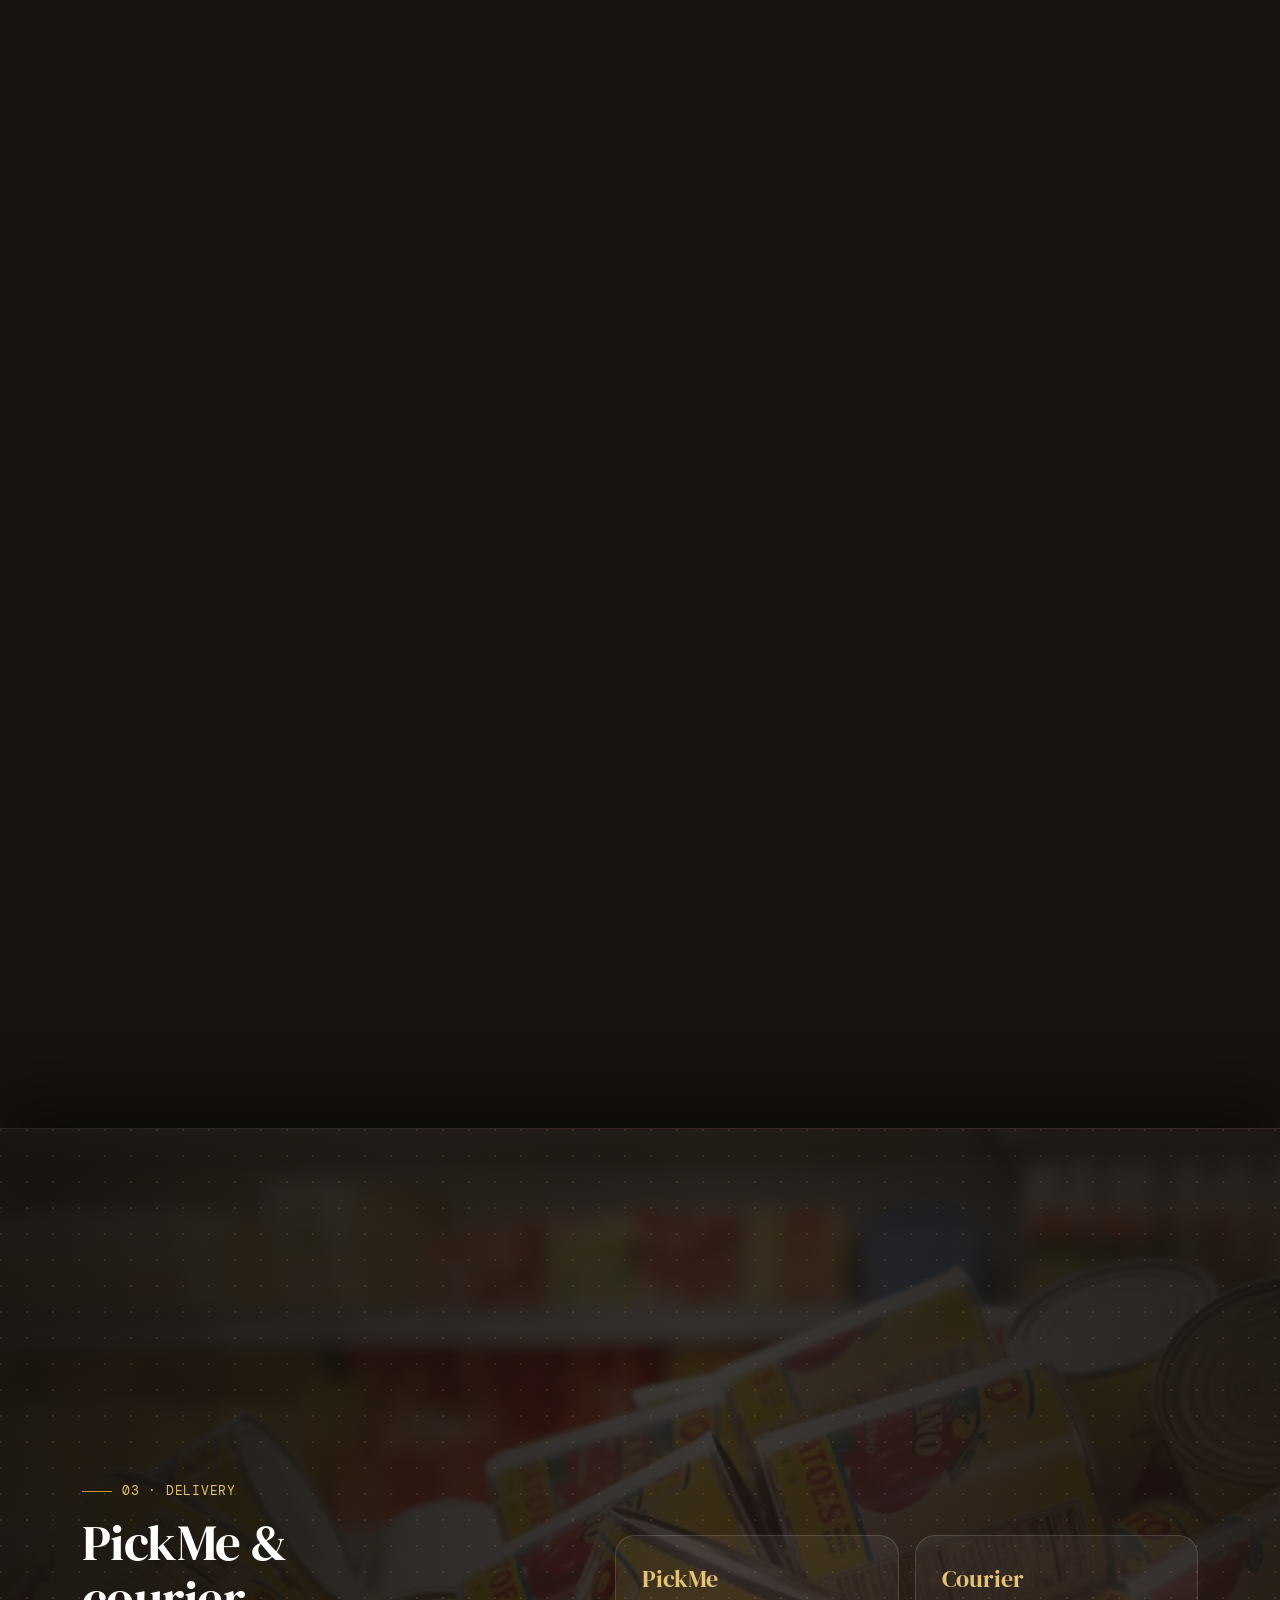
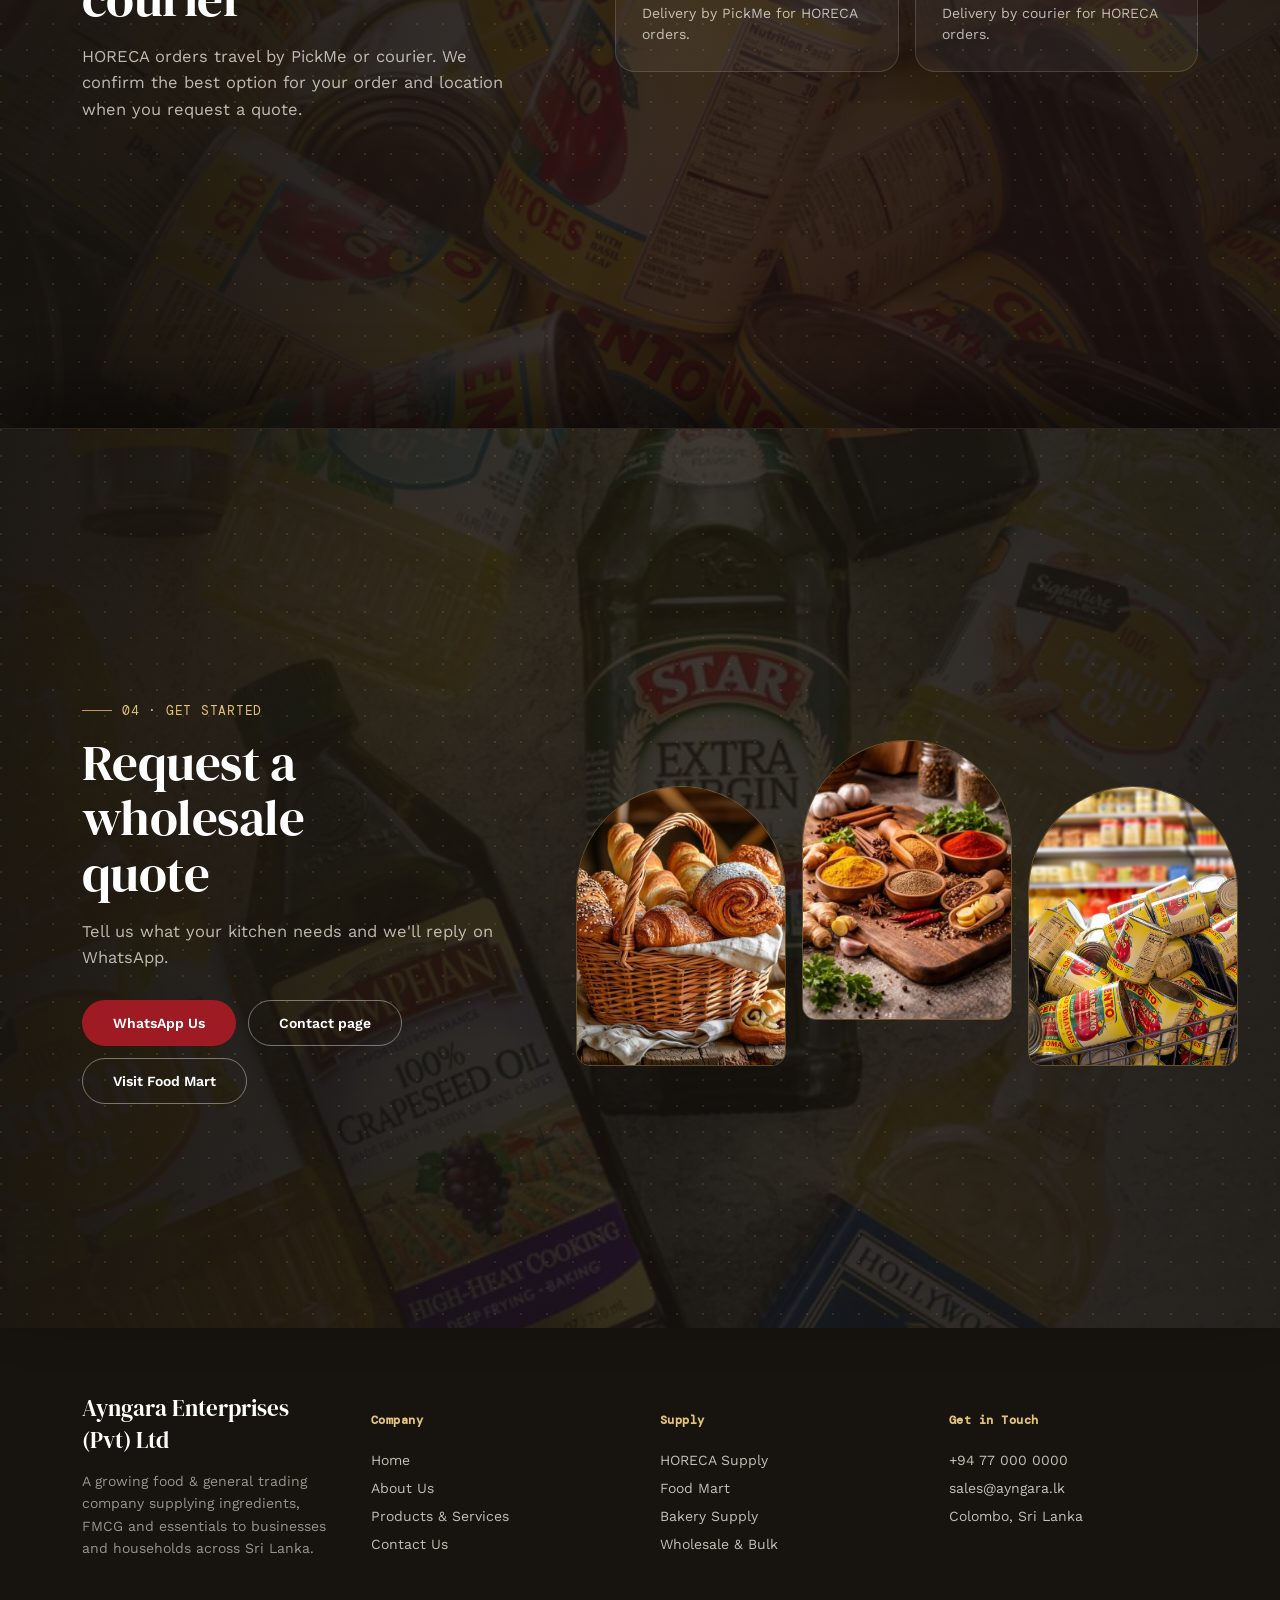
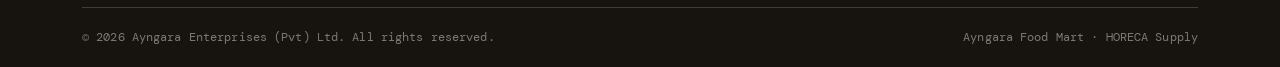
<file: horeca.html>
<!DOCTYPE html>
<html lang="en">
<head>
<meta charset="UTF-8">
<meta name="viewport" content="width=device-width, initial-scale=1.0">
<title>HORECA Supply — Ayngara Enterprises</title>
<meta name="description" content="HORECA Supply by Ayngara Enterprises: dedicated wholesale distribution for hotels, restaurants and cafés in Ella, Bandarawela and Haputale, delivered via PickMe and courier.">
<link rel="stylesheet" href="style.css">
<link rel="stylesheet" href="journey.css">
</head>
<body>

<div class="topbar">
  <div class="wrap">
    <div class="topbar-links">
      <a href="tel:+94770000000">+94 77 000 0000</a>
      <a href="mailto:sales@ayngara.lk">sales@ayngara.lk</a>
    </div>
    <div class="topbar-links"><span>Colombo, Sri Lanka</span></div>
  </div>
</div>

<header class="site">
  <nav class="nav wrap">
    <a href="index.html" class="logo">
      <span class="name">AYNGARA <span>ENTERPRISES</span></span>
      <span class="tag">Food · Ingredients · FMCG Distribution</span>
    </a>
    <ul class="navlinks">
      <li><a href="index.html">Home</a></li>
      <li><a href="about.html">About Us</a></li>
      <li><a href="products.html">Products &amp; Services</a></li>
<li><a href="horeca.html" class="active">HORECA Supply</a></li>
<li><a href="foodmart.html">Food Mart</a></li>
      <li><a href="contact.html">Contact Us</a></li>
    </ul>
    <div class="nav-cta">
      <a href="contact.html" class="btn btn-outline">Request a Quote</a>
      <a href="#" class="btn btn-red" data-wa="Hello Ayngara, I'd like to request a quotation.">WhatsApp Us</a>
    </div>
    <button class="burger" aria-label="Menu"><span></span><span></span><span></span></button>
  </nav>
</header>
<div class="marquee" aria-hidden="true"><div class="marquee-track"><span>HORECA Supply for hotels, restaurants &amp; cafés</span><span>Serving Ella · Bandarawela · Haputale</span><span>Delivered via PickMe &amp; courier</span><span>Wholesale quotes on WhatsApp</span><span>HORECA Supply for hotels, restaurants &amp; cafés</span><span>Serving Ella · Bandarawela · Haputale</span><span>Delivered via PickMe &amp; courier</span><span>Wholesale quotes on WhatsApp</span></div></div>

<section class="section-dark jintro" style="padding-bottom:70px"><div class="wrap"><div class="section-head reveal"><span class="kicker" style="color:var(--gold-light)">HORECA SUPPLY — WHOLESALE</span><h2>Wholesale supply for hotels, restaurants and cafés.</h2><p>Dedicated distribution from Colombo to Ella, Bandarawela and Haputale, delivered via PickMe and courier.</p></div></div></section>
<div class="journey"><div class="jstage jbg1" id="hs1"><div class="wrap jin"><div class="reveal"><div class="jnum">01 · WHO WE SUPPLY</div><h3>Built for the kitchen</h3><p>Hotels, restaurants and cafés need consistent stock and dependable schedules. HORECA Supply is our dedicated wholesale distribution service for the food service trade.</p><div class="jtags"><span>Hotels</span><span>Restaurants</span><span>Cafés</span><span>Wholesale</span></div></div><div class="reveal"><div class="arches"><img class="arch" src="3.jpg" alt="" loading="lazy"><img class="arch" src="5.jpg" alt="" loading="lazy"><img class="arch" src="6.jpg" alt="" loading="lazy"></div></div></div></div>
<div class="jroute" id="hs2"><div class="jroute-in jbg2"><div class="wrap jin"><div class="reveal"><div class="jnum">02 · COVERAGE</div><h3>From Colombo to the hills</h3><p class="jp">Keep scrolling and follow the delivery route through our three coverage areas.</p><div class="rlist"><div data-p="c">Colombo · our base</div><div data-p="h">Haputale</div><div data-p="b">Bandarawela</div><div data-p="e">Ella</div></div></div>
<div class="map3d"><div class="mscale"><div class="plane"><svg viewBox="0 0 800 500"><path id="routePath" class="rbase" d="M90 420C180 400 250 330 330 300S450 260 520 210S640 140 700 90"/><path id="routeDone" class="rdone" d="M90 420C180 400 250 330 330 300S450 260 520 210S640 140 700 90" style="stroke-dashoffset:9999"/></svg>
<div class="pin" data-p="c" data-x="90" data-y="420"><div class="pd"></div><div class="pl">Colombo</div></div><div class="pin" data-p="h" data-x="330" data-y="300"><div class="pd"></div><div class="pl">Haputale</div></div><div class="pin" data-p="b" data-x="520" data-y="210"><div class="pd"></div><div class="pl">Bandarawela</div></div><div class="pin" data-p="e" data-x="700" data-y="90"><div class="pd"></div><div class="pl">Ella</div></div>
<div class="car"></div></div></div></div></div></div></div>
<div class="jstage jbg3" id="hs3"><div class="wrap jin"><div class="reveal"><div class="jnum">03 · DELIVERY</div><h3>PickMe &amp; courier</h3><p>HORECA orders travel by PickMe or courier. We confirm the best option for your order and location when you request a quote.</p></div><div class="reveal"><div class="dcards"><div class="dcard"><b>PickMe</b><span>Delivery by PickMe for HORECA orders.</span></div><div class="dcard"><b>Courier</b><span>Delivery by courier for HORECA orders.</span></div></div></div></div></div>
<div class="jstage jbg4" id="hs4"><div class="wrap jin"><div class="reveal"><div class="jnum">04 · GET STARTED</div><h3>Request a wholesale quote</h3><p>Tell us what your kitchen needs and we'll reply on WhatsApp.</p><div class="jbtns"><a href="#" class="btn btn-red" data-wa="Hello Ayngara, I'd like a HORECA wholesale quotation.">WhatsApp Us</a><a href="contact.html" class="btn btn-outline">Contact page</a><a href="foodmart.html" class="btn btn-outline">Visit Food Mart</a></div></div><div class="reveal"><div class="arches"><img class="arch" src="1.jpg" alt="" loading="lazy"><img class="arch" src="2.jpg" alt="" loading="lazy"><img class="arch" src="8.jpg" alt="" loading="lazy"></div></div></div></div>
</div>
<div class="jrail"><div class="jr-item" data-t="hs1"><span class="jr-label">Who we supply</span><span class="jr-dot"></span></div><div class="jr-item" data-t="hs2"><span class="jr-label">Coverage</span><span class="jr-dot"></span></div><div class="jr-item" data-t="hs3"><span class="jr-label">Delivery</span><span class="jr-dot"></span></div><div class="jr-item" data-t="hs4"><span class="jr-label">Get started</span><span class="jr-dot"></span></div></div>
<footer class="site">
  <div class="wrap">
    <div class="foot-grid">
      <div>
        <div class="fname">Ayngara Enterprises (Pvt) Ltd</div>
        <p class="fdesc">A growing food &amp; general trading company supplying ingredients, FMCG and essentials to businesses and households across Sri Lanka.</p>
      </div>
      <div>
        <h5>Company</h5>
        <ul>
          <li><a href="index.html">Home</a></li>
          <li><a href="about.html">About Us</a></li>
          <li><a href="products.html">Products &amp; Services</a></li>
          <li><a href="contact.html">Contact Us</a></li>
        </ul>
      </div>
      <div>
        <h5>Supply</h5>
        <ul>
          <li><a href="horeca.html">HORECA Supply</a></li>
          <li><a href="foodmart.html">Food Mart</a></li>
          <li><a href="products.html#bakery">Bakery Supply</a></li>
          <li><a href="products.html#wholesale">Wholesale &amp; Bulk</a></li>
        </ul>
      </div>
      <div>
        <h5>Get in Touch</h5>
        <ul>
          <li>+94 77 000 0000</li>
          <li>sales@ayngara.lk</li>
          <li>Colombo, Sri Lanka</li>
        </ul>
      </div>
    </div>
    <div class="foot-bottom">
      <span>© 2026 Ayngara Enterprises (Pvt) Ltd. All rights reserved.</span>
      <span>Ayngara Food Mart · HORECA Supply</span>
    </div>
  </div>
</footer>

<a href="#" class="wa-float" data-wa="Hello Ayngara, I'd like to request a quotation." aria-label="Chat on WhatsApp">
  <svg viewBox="0 0 24 24" fill="currentColor"><path d="M12 2C6.48 2 2 6.48 2 12c0 1.85.5 3.58 1.36 5.07L2 22l5.07-1.33A9.94 9.94 0 0012 22c5.52 0 10-4.48 10-10S17.52 2 12 2zm0 18c-1.6 0-3.1-.43-4.4-1.18l-.32-.19-3.02.79.8-2.95-.2-.32A7.94 7.94 0 014 12c0-4.41 3.59-8 8-8s8 3.59 8 8-3.59 8-8 8zm4.4-5.6c-.24-.12-1.43-.7-1.65-.79-.22-.08-.38-.12-.54.12-.16.24-.62.79-.76.95-.14.16-.28.18-.52.06-.24-.12-1-.37-1.92-1.19-.71-.63-1.19-1.42-1.33-1.66-.14-.24-.01-.37.11-.49.11-.11.24-.28.36-.42.12-.14.16-.24.24-.4.08-.16.04-.3-.02-.42-.06-.12-.54-1.3-.74-1.78-.19-.46-.39-.4-.54-.4h-.46c-.16 0-.42.06-.64.3-.22.24-.84.82-.84 2s.86 2.32.98 2.48c.12.16 1.69 2.58 4.1 3.62.57.25 1.02.4 1.37.51.57.18 1.09.16 1.5.09.46-.07 1.43-.58 1.63-1.15.2-.57.2-1.05.14-1.15-.06-.1-.22-.16-.46-.28z"/></svg>
</a>

<script src="lenis.min.js"></script>
<script src="script.js"></script>
<script src="journey.js"></script>
</body>
</html>
</file>
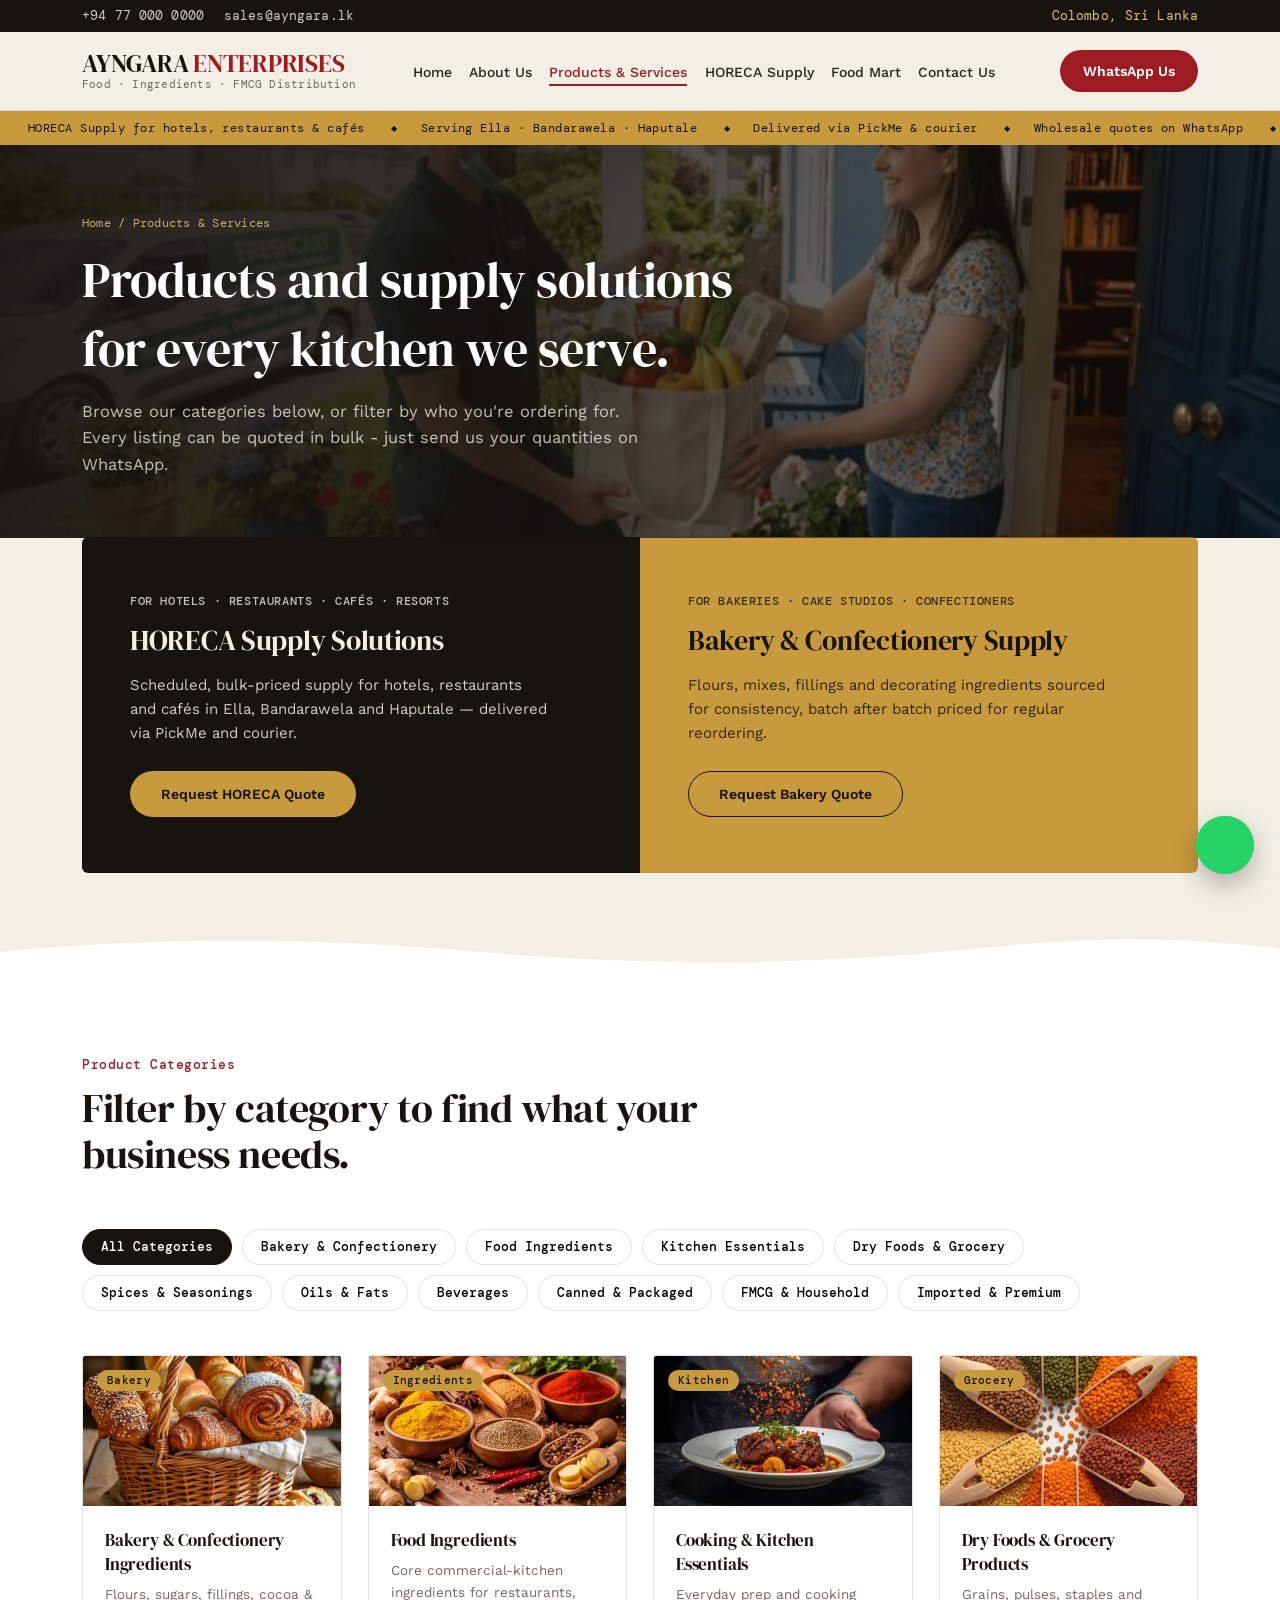
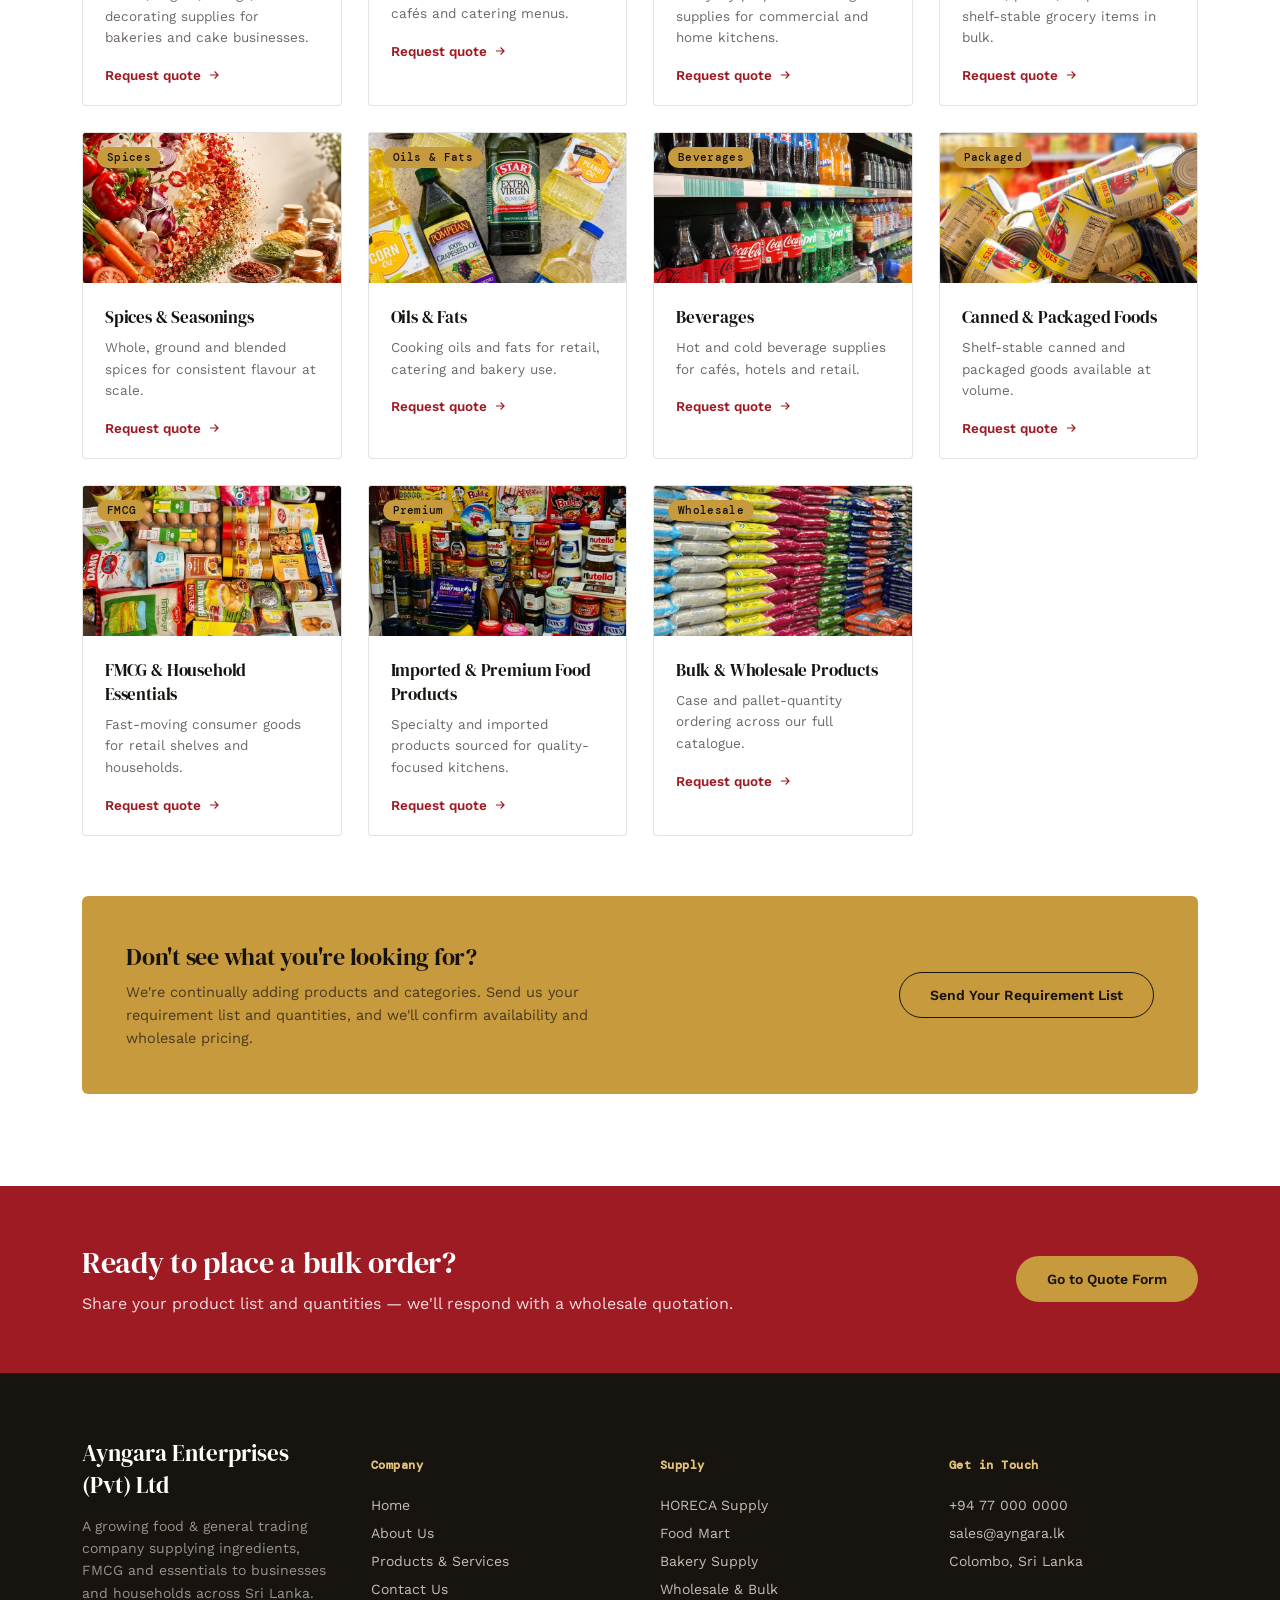
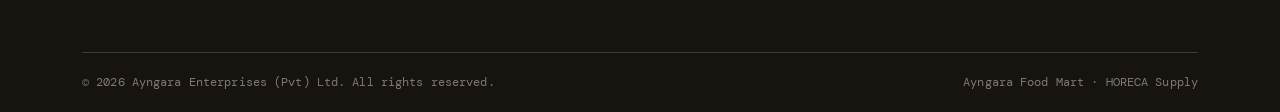
<file: products.html>
<!DOCTYPE html>
<html lang="en">
<head>
<meta charset="UTF-8">
<meta name="viewport" content="width=device-width, initial-scale=1.0">
<title>Products & Services | Ayngara Enterprises (Pvt) Ltd</title>
<meta name="description" content="Explore Ayngara's product categories — bakery ingredients, food ingredients, FMCG, spices, oils, beverages and bulk wholesale supply for HORECA and retail.">
<link rel="stylesheet" href="style.css">
</head>
<body>

<div class="topbar">
  <div class="wrap">
    <div class="topbar-links">
      <a href="tel:+94770000000">+94 77 000 0000</a>
      <a href="mailto:sales@ayngara.lk">sales@ayngara.lk</a>
    </div>
    <div class="topbar-links"><span>Colombo, Sri Lanka</span></div>
  </div>
</div>

<header class="site">
  <nav class="nav wrap">
    <a href="index.html" class="logo">
      <span class="name">AYNGARA <span>ENTERPRISES</span></span>
      <span class="tag">Food · Ingredients · FMCG Distribution</span>
    </a>
    <ul class="navlinks">
      <li><a href="index.html">Home</a></li>
      <li><a href="about.html">About Us</a></li>
      <li><a href="products.html" class="active">Products &amp; Services</a></li>
      <li><a href="horeca.html">HORECA Supply</a></li>
      <li><a href="foodmart.html">Food Mart</a></li>
      <li><a href="contact.html">Contact Us</a></li>
    </ul>
    <div class="nav-cta">
      <a href="contact.html" class="btn btn-outline">Request a Quote</a>
      <a href="#" class="btn btn-red" data-wa="Hello Ayngara, I'd like to request a quotation.">WhatsApp Us</a>
    </div>
    <button class="burger" aria-label="Menu"><span></span><span></span><span></span></button>
  </nav>
</header>
<div class="marquee" aria-hidden="true"><div class="marquee-track"><span>HORECA Supply for hotels, restaurants &amp; cafés</span><span>Serving Ella · Bandarawela · Haputale</span><span>Delivered via PickMe &amp; courier</span><span>Wholesale quotes on WhatsApp</span><span>HORECA Supply for hotels, restaurants &amp; cafés</span><span>Serving Ella · Bandarawela · Haputale</span><span>Delivered via PickMe &amp; courier</span><span>Wholesale quotes on WhatsApp</span></div></div>

<section class="page-hero">
  <img class="page-hero-img" src="product.jpg" alt="Ayngara Product Range" onerror="this.style.display='none'">
  <div class="page-hero-overlay"></div>
  <div class="wrap">
    <div class="crumb">Home / Products &amp; Services</div>
    <h1>Products and supply solutions for every kitchen we serve.</h1>
    <p>Browse our categories below, or filter by who you're ordering for. Every listing can be quoted in bulk - just send us your quantities on WhatsApp.</p>
  </div>
</section>

<section id="horeca" style="padding-top:0;">
  <div class="wrap">
    <div class="feature-split reveal" style="margin-top:-1px;">
      <div class="f-horeca">
        <div class="f-label">FOR HOTELS · RESTAURANTS · CAFÉS · RESORTS</div>
        <h3>HORECA Supply Solutions</h3>
        <p>Scheduled, bulk-priced supply for hotels, restaurants and cafés in Ella, Bandarawela and Haputale — delivered via PickMe and courier.</p>
        <a href="#" class="btn btn-gold" data-wa="Hello Ayngara, I represent a hotel/restaurant/café and would like a HORECA supply quotation.">Request HORECA Quote</a>
      </div>
      <div id="bakery" class="f-bakery">
        <div class="f-label">FOR BAKERIES · CAKE STUDIOS · CONFECTIONERS</div>
        <h3>Bakery &amp; Confectionery Supply</h3>
        <p>Flours, mixes, fillings and decorating ingredients sourced for consistency, batch after batch priced for regular reordering.</p>
        <a href="#" class="btn btn-outline" data-wa="Hello Ayngara, I run a bakery/confectionery business and would like a supply quotation.">Request Bakery Quote</a>
      </div>
    </div>
  </div>
</section>

<section class="section-alt">
  <div class="wrap">
    <div class="section-head reveal">
      <span class="kicker">Product Categories</span>
      <h2>Filter by category to find what your business needs.</h2>
    </div>

    <div class="filter-row reveal">
      <button class="filter-pill active" data-filter="all">All Categories</button>
      <button class="filter-pill" data-filter="bakery">Bakery &amp; Confectionery</button>
      <button class="filter-pill" data-filter="ingredients">Food Ingredients</button>
      <button class="filter-pill" data-filter="kitchen">Kitchen Essentials</button>
      <button class="filter-pill" data-filter="grocery">Dry Foods &amp; Grocery</button>
      <button class="filter-pill" data-filter="spices">Spices &amp; Seasonings</button>
      <button class="filter-pill" data-filter="oils">Oils &amp; Fats</button>
      <button class="filter-pill" data-filter="beverages">Beverages</button>
      <button class="filter-pill" data-filter="packaged">Canned &amp; Packaged</button>
      <button class="filter-pill" data-filter="fmcg">FMCG &amp; Household</button>
      <button class="filter-pill" data-filter="imported">Imported &amp; Premium</button>
    </div>

    <div class="product-grid">

      <div class="product-card reveal" data-cat="bakery">
        <div class="pc-top"><img src="1.jpg" alt="Bakery & Confectionery Ingredients" onerror="this.style.display='none'"><span class="pc-tag">Bakery</span><span class="pc-init"></span></div>
        <div class="pc-body">
          <h4>Bakery &amp; Confectionery Ingredients</h4>
          <p>Flours, sugars, fillings, cocoa &amp; decorating supplies for bakeries and cake businesses.</p>
          <div class="pc-foot">
            <a href="#" class="pc-link" data-wa="Hello Ayngara, I'd like a quotation for Bakery & Confectionery Ingredients.">Request quote <svg viewBox="0 0 24 24" fill="none" stroke="currentColor" stroke-width="2"><path d="M5 12h14M13 6l6 6-6 6"/></svg></a>
          </div>
        </div>
      </div>

      <div class="product-card reveal" data-cat="ingredients">
        <div class="pc-top"><img src="2.jpg" alt="Food Ingredients" onerror="this.style.display='none'"><span class="pc-tag">Ingredients</span><span class="pc-init"></span></div>
        <div class="pc-body">
          <h4>Food Ingredients</h4>
          <p>Core commercial-kitchen ingredients for restaurants, cafés and catering menus.</p>
          <div class="pc-foot">
            <a href="#" class="pc-link" data-wa="Hello Ayngara, I'd like a quotation for Food Ingredients.">Request quote <svg viewBox="0 0 24 24" fill="none" stroke="currentColor" stroke-width="2"><path d="M5 12h14M13 6l6 6-6 6"/></svg></a>
          </div>
        </div>
      </div>

      <div class="product-card reveal" data-cat="kitchen">
        <div class="pc-top"><img src="3a.jpg" alt="Cooking & Kitchen Essentials" onerror="this.style.display='none'"><span class="pc-tag">Kitchen</span><span class="pc-init"></span></div>
        <div class="pc-body">
          <h4>Cooking &amp; Kitchen Essentials</h4>
          <p>Everyday prep and cooking supplies for commercial and home kitchens.</p>
          <div class="pc-foot">
            <a href="#" class="pc-link" data-wa="Hello Ayngara, I'd like a quotation for Cooking & Kitchen Essentials.">Request quote <svg viewBox="0 0 24 24" fill="none" stroke="currentColor" stroke-width="2"><path d="M5 12h14M13 6l6 6-6 6"/></svg></a>
          </div>
        </div>
      </div>

      <div class="product-card reveal" data-cat="grocery">
        <div class="pc-top"><img src="4.jpg" alt="Dry Foods & Grocery Products" onerror="this.style.display='none'"><span class="pc-tag">Grocery</span><span class="pc-init"></span></div>
        <div class="pc-body">
          <h4>Dry Foods &amp; Grocery Products</h4>
          <p>Grains, pulses, staples and shelf-stable grocery items in bulk.</p>
          <div class="pc-foot">
            <a href="#" class="pc-link" data-wa="Hello Ayngara, I'd like a quotation for Dry Foods & Grocery Products.">Request quote <svg viewBox="0 0 24 24" fill="none" stroke="currentColor" stroke-width="2"><path d="M5 12h14M13 6l6 6-6 6"/></svg></a>
          </div>
        </div>
      </div>

      <div class="product-card reveal" data-cat="spices">
        <div class="pc-top"><img src="5.jpg" alt="Spices & Seasonings" onerror="this.style.display='none'"><span class="pc-tag">Spices</span><span class="pc-init"></span></div>
        <div class="pc-body">
          <h4>Spices &amp; Seasonings</h4>
          <p>Whole, ground and blended spices for consistent flavour at scale.</p>
          <div class="pc-foot">
            <a href="#" class="pc-link" data-wa="Hello Ayngara, I'd like a quotation for Spices & Seasonings.">Request quote <svg viewBox="0 0 24 24" fill="none" stroke="currentColor" stroke-width="2"><path d="M5 12h14M13 6l6 6-6 6"/></svg></a>
          </div>
        </div>
      </div>

      <div class="product-card reveal" data-cat="oils">
        <div class="pc-top"><img src="6.jpg" alt="Oils & Fats" onerror="this.style.display='none'"><span class="pc-tag">Oils &amp; Fats</span><span class="pc-init"></span></div>
        <div class="pc-body">
          <h4>Oils &amp; Fats</h4>
          <p>Cooking oils and fats for retail, catering and bakery use.</p>
          <div class="pc-foot">
            <a href="#" class="pc-link" data-wa="Hello Ayngara, I'd like a quotation for Oils & Fats.">Request quote <svg viewBox="0 0 24 24" fill="none" stroke="currentColor" stroke-width="2"><path d="M5 12h14M13 6l6 6-6 6"/></svg></a>
          </div>
        </div>
      </div>

      <div class="product-card reveal" data-cat="beverages">
        <div class="pc-top"><img src="7.jpg" alt="Beverages" onerror="this.style.display='none'"><span class="pc-tag">Beverages</span><span class="pc-init"></span></div>
        <div class="pc-body">
          <h4>Beverages</h4>
          <p>Hot and cold beverage supplies for cafés, hotels and retail.</p>
          <div class="pc-foot">
            <a href="#" class="pc-link" data-wa="Hello Ayngara, I'd like a quotation for Beverages.">Request quote <svg viewBox="0 0 24 24" fill="none" stroke="currentColor" stroke-width="2"><path d="M5 12h14M13 6l6 6-6 6"/></svg></a>
          </div>
        </div>
      </div>

      <div class="product-card reveal" data-cat="packaged">
        <div class="pc-top"><img src="8.jpg" alt="Canned & Packaged Foods" onerror="this.style.display='none'"><span class="pc-tag">Packaged</span><span class="pc-init"></span></div>
        <div class="pc-body">
          <h4>Canned &amp; Packaged Foods</h4>
          <p>Shelf-stable canned and packaged goods available at volume.</p>
          <div class="pc-foot">
            <a href="#" class="pc-link" data-wa="Hello Ayngara, I'd like a quotation for Canned & Packaged Foods.">Request quote <svg viewBox="0 0 24 24" fill="none" stroke="currentColor" stroke-width="2"><path d="M5 12h14M13 6l6 6-6 6"/></svg></a>
          </div>
        </div>
      </div>

      <div class="product-card reveal" data-cat="fmcg">
        <div class="pc-top"><img src="10.jpg" alt="FMCG & Household Essentials" onerror="this.style.display='none'"><span class="pc-tag">FMCG</span><span class="pc-init"></span></div>
        <div class="pc-body">
          <h4>FMCG &amp; Household Essentials</h4>
          <p>Fast-moving consumer goods for retail shelves and households.</p>
          <div class="pc-foot">
            <a href="#" class="pc-link" data-wa="Hello Ayngara, I'd like a quotation for FMCG & Household Essentials.">Request quote <svg viewBox="0 0 24 24" fill="none" stroke="currentColor" stroke-width="2"><path d="M5 12h14M13 6l6 6-6 6"/></svg></a>
          </div>
        </div>
      </div>

      <div class="product-card reveal" data-cat="imported">
        <div class="pc-top"><img src="11.jpg" alt="Imported & Premium Food Products" onerror="this.style.display='none'"><span class="pc-tag">Premium</span><span class="pc-init"></span></div>
        <div class="pc-body">
          <h4>Imported &amp; Premium Food Products</h4>
          <p>Specialty and imported products sourced for quality-focused kitchens.</p>
          <div class="pc-foot">
            <a href="#" class="pc-link" data-wa="Hello Ayngara, I'd like a quotation for Imported & Premium Food Products.">Request quote <svg viewBox="0 0 24 24" fill="none" stroke="currentColor" stroke-width="2"><path d="M5 12h14M13 6l6 6-6 6"/></svg></a>
          </div>
        </div>
      </div>

      <div class="product-card reveal" data-cat="bakery">
        <div class="pc-top"><img src="12.jpg" alt="Bulk & Wholesale Products" onerror="this.style.display='none'"><span class="pc-tag">Wholesale</span><span class="pc-init"></span></div>
        <div class="pc-body">
          <h4>Bulk &amp; Wholesale Products</h4>
          <p>Case and pallet-quantity ordering across our full catalogue.</p>
          <div class="pc-foot">
            <a href="#" class="pc-link" data-wa="Hello Ayngara, I'd like a wholesale/bulk quotation.">Request quote <svg viewBox="0 0 24 24" fill="none" stroke="currentColor" stroke-width="2"><path d="M5 12h14M13 6l6 6-6 6"/></svg></a>
          </div>
        </div>
      </div>

    </div>

    <div id="wholesale" class="bulk-panel reveal">
      <div>
        <h3>Don't see what you're looking for?</h3>
        <p>We're continually adding products and categories. Send us your requirement list and quantities, and we'll confirm availability and wholesale pricing.</p>
      </div>
      <a href="#" class="btn btn-outline" style="border-color: var(--black);" data-wa="Hello Ayngara, I have a custom product/wholesale requirement to discuss.">Send Your Requirement List</a>
    </div>
  </div>
</section>

<div class="cta-banner">
  <div class="wrap">
    <div>
      <h3>Ready to place a bulk order?</h3>
      <p>Share your product list and quantities — we'll respond with a wholesale quotation.</p>
    </div>
    <a href="contact.html" class="btn btn-gold">Go to Quote Form</a>
  </div>
</div>

<footer class="site">
  <div class="wrap">
    <div class="foot-grid">
      <div>
        <div class="fname">Ayngara Enterprises (Pvt) Ltd</div>
        <p class="fdesc">A growing food &amp; general trading company supplying ingredients, FMCG and essentials to businesses and households across Sri Lanka.</p>
      </div>
      <div>
        <h5>Company</h5>
        <ul>
          <li><a href="index.html">Home</a></li>
          <li><a href="about.html">About Us</a></li>
          <li><a href="products.html">Products &amp; Services</a></li>
          <li><a href="contact.html">Contact Us</a></li>
        </ul>
      </div>
      <div>
        <h5>Supply</h5>
        <ul>
          <li><a href="horeca.html">HORECA Supply</a></li>
          <li><a href="foodmart.html">Food Mart</a></li>
          <li><a href="products.html#bakery">Bakery Supply</a></li>
          <li><a href="products.html#wholesale">Wholesale &amp; Bulk</a></li>
        </ul>
      </div>
      <div>
        <h5>Get in Touch</h5>
        <ul>
          <li>+94 77 000 0000</li>
          <li>sales@ayngara.lk</li>
          <li>Colombo, Sri Lanka</li>
        </ul>
      </div>
    </div>
    <div class="foot-bottom">
      <span>© 2026 Ayngara Enterprises (Pvt) Ltd. All rights reserved.</span>
      <span>Ayngara Food Mart · HORECA Supply</span>
    </div>
  </div>
</footer>

<a href="#" class="wa-float" data-wa="Hello Ayngara, I'd like to request a quotation." aria-label="Chat on WhatsApp">
  <svg viewBox="0 0 24 24" fill="currentColor"><path d="M12 2C6.48 2 2 6.48 2 12c0 1.85.5 3.58 1.36 5.07L2 22l5.07-1.33A9.94 9.94 0 0012 22c5.52 0 10-4.48 10-10S17.52 2 12 2zm0 18c-1.6 0-3.1-.43-4.4-1.18l-.32-.19-3.02.79.8-2.95-.2-.32A7.94 7.94 0 014 12c0-4.41 3.59-8 8-8s8 3.59 8 8-3.59 8-8 8zm4.4-5.6c-.24-.12-1.43-.7-1.65-.79-.22-.08-.38-.12-.54.12-.16.24-.62.79-.76.95-.14.16-.28.18-.52.06-.24-.12-1-.37-1.92-1.19-.71-.63-1.19-1.42-1.33-1.66-.14-.24-.01-.37.11-.49.11-.11.24-.28.36-.42.12-.14.16-.24.24-.4.08-.16.04-.3-.02-.42-.06-.12-.54-1.3-.74-1.78-.19-.46-.39-.4-.54-.4h-.46c-.16 0-.42.06-.64.3-.22.24-.84.82-.84 2s.86 2.32.98 2.48c.12.16 1.69 2.58 4.1 3.62.57.25 1.02.4 1.37.51.57.18 1.09.16 1.5.09.46-.07 1.43-.58 1.63-1.15.2-.57.2-1.05.14-1.15-.06-.1-.22-.16-.46-.28z"/></svg>
</a>

<script src="lenis.min.js"></script>
<script src="script.js"></script>
</body>
</html>
</file>
<file: style.css>
@import url('https://fonts.googleapis.com/css2?family=DM+Serif+Display:ital@0;1&family=DM+Mono:wght@400;500&family=Work+Sans:wght@400;500;600;700&display=swap');

:root{
  --red: #9E1B24;
  --red-dark: #7A1219;
  --gold: #C79A3D;
  --gold-light: #E4C378;
  --black: #17130F;
  --ink: #2A211B;
  --offwhite: #F4EFE4;
  --white: #FFFFFF;
  --line: rgba(23,19,15,0.12);
  --line-light: rgba(244,239,228,0.18);

  --font-display: 'DM Serif Display', serif;
  --font-body: 'Work Sans', sans-serif;
  --font-mono: 'DM Mono', monospace;

  --container: 1180px;
  --ease: cubic-bezier(.4,0,.2,1);
}

*{ box-sizing: border-box; }
html{ scroll-behavior: smooth; }
body{
  margin:0;
  font-family: var(--font-body);
  color: var(--ink);
  background: var(--offwhite);
  -webkit-font-smoothing: antialiased;
}
img{ max-width:100%; display:block; }
a{ color:inherit; text-decoration:none; }
h1,h2,h3,h4{ font-family: var(--font-display); margin:0; font-weight:400; letter-spacing:-0.01em; color: var(--black); }
p{ margin:0; line-height:1.6; }
ul{ margin:0; padding:0; list-style:none; }
button{ font-family:inherit; cursor:pointer; }

.wrap{ max-width: var(--container); margin:0 auto; padding: 0 clamp(20px, 5vw, 32px); }

:focus-visible{ outline: 2px solid var(--gold); outline-offset: 3px; }

@media (prefers-reduced-motion: reduce){
  *{ animation-duration: 0.001ms !important; animation-iteration-count: 1 !important; transition-duration: 0.001ms !important; scroll-behavior: auto !important; }
}

/* ---------- Top utility bar ---------- */
.topbar{
  background: var(--black);
  color: var(--gold-light);
  font-family: var(--font-mono);
  font-size: 12.5px;
  letter-spacing: .01em;
}
.topbar .wrap{
  display:flex; justify-content:space-between; align-items:center;
  padding: 8px 32px; gap: 16px; flex-wrap: wrap;
}
.topbar a{ color: var(--offwhite); opacity:.85; transition: opacity .2s var(--ease); }
.topbar a:hover{ opacity:1; color: var(--gold-light); }
.topbar-links{ display:flex; gap: 20px; }

/* ---------- Header / Nav ---------- */
header.site{
  background: var(--offwhite);
  position: sticky; top:0; z-index: 100;
  border-bottom: 1px solid var(--line);
}
.nav{
  display:flex; align-items:center; justify-content:space-between;
  padding: 18px 32px;
}
.logo{
  display:flex; flex-direction: column; line-height:1;
}
.logo .name{
  font-family: var(--font-display); font-size: clamp(19px, 4vw, 25px); font-weight:400; letter-spacing:-0.01em; color: var(--black);
}
.logo .name span{ color: var(--red); }
.logo .tag{
  font-family: var(--font-mono); font-size: 10.5px; color: var(--ink); opacity:.65; margin-top:4px; letter-spacing:.02em;
}
.navlinks{ display:flex; align-items:center; gap: 36px; }
.navlinks a{
  font-size: 15px; font-weight:500; color: var(--ink);
  position: relative; padding: 4px 0;
}
.navlinks a::after{
  content:''; position:absolute; left:0; bottom:-2px; height:2px; width:0;
  background: var(--red); transition: width .25s var(--ease);
}
.navlinks a:hover::after, .navlinks a.active::after{ width:100%; }
.navlinks a.active{ color: var(--red); }

.nav-cta{
  display:flex; align-items:center; gap: 14px;
}
.btn{
  display:inline-flex; align-items:center; gap:9px;
  padding: 14px 30px; border-radius: 999px; font-weight:600; font-size:14px;
  border: 1.5px solid transparent; position:relative; overflow:hidden; isolation:isolate;
  transition: transform .25s var(--ease), box-shadow .25s var(--ease), color .25s var(--ease), border-color .25s var(--ease);
  white-space: nowrap;
}
.btn::before{
  content:''; position:absolute; inset:0; z-index:-1;
  transform: translateX(-102%); transition: transform .4s cubic-bezier(.4,0,.2,1);
}
.btn-red{ background: var(--red); color: var(--white); }
.btn-red::before{ background: var(--red-dark); }
.btn-red:hover{ transform: translateY(-2px); box-shadow: 0 12px 26px rgba(158,27,36,.35); }
.btn-red:hover::before{ transform: translateX(0); }

.btn-gold{ background: var(--gold); color: var(--black); }
.btn-gold::before{ background: var(--gold-light); }
.btn-gold:hover{ transform: translateY(-2px); box-shadow: 0 12px 26px rgba(199,154,61,.4); }
.btn-gold:hover::before{ transform: translateX(0); }

.btn-outline{ background:transparent; border-color: var(--black); color: var(--black); }
.btn-outline::before{ background: var(--black); }
.btn-outline:hover{ color: var(--offwhite); transform: translateY(-2px); border-color: var(--black); }
.btn-outline:hover::before{ transform: translateX(0); }

.btn-outline-light{ background:transparent; border-color: var(--line-light); color: var(--offwhite); }
.btn-outline-light::before{ background: var(--offwhite); }
.btn-outline-light:hover{ color: var(--black); transform: translateY(-2px); border-color: var(--offwhite); }
.btn-outline-light:hover::before{ transform: translateX(0); }

.btn svg{ width:16px; height:16px; flex-shrink:0; position:relative; z-index:1; }
.btn > *{ position:relative; z-index:1; }

.burger{ display:none; background:none; border:none; padding:6px; }
.burger span{ display:block; width:24px; height:2px; background: var(--black); margin:5px 0; transition: transform .25s var(--ease), opacity .25s var(--ease); }

/* ---------- Hero ---------- */
.hero{
  background: var(--black);
  color: var(--offwhite);
  position: relative;
  overflow: hidden;
  padding: clamp(56px, 12vw, 110px) 0 clamp(48px, 9vw, 90px);
}
.hero::before{
  content:'';
  position:absolute; inset:0;
  background:
    radial-gradient(ellipse 700px 400px at 85% 10%, rgba(199,154,61,.16), transparent 60%),
    radial-gradient(ellipse 600px 500px at 5% 90%, rgba(158,27,36,.22), transparent 60%);
  pointer-events:none;
}
.hero .wrap{ position:relative; display:grid; grid-template-columns: 1.15fr .85fr; gap: 60px; align-items:center; }
.eyebrow-line{
  display:flex; align-items:center; gap:12px; margin-bottom:22px;
  opacity:0; transform: translateY(14px); animation: rise .7s var(--ease) forwards; animation-delay:.05s;
}
.eyebrow-line .dash{ width:36px; height:2px; background: var(--gold); }
.eyebrow-line span{ font-family: var(--font-mono); font-size:12.5px; letter-spacing:.06em; color: var(--gold-light); }
.hero h1{
  font-size: clamp(38px, 5vw, 62px); line-height:1.06; color: var(--white);
  opacity:0; transform: translateY(18px); animation: rise .8s var(--ease) forwards; animation-delay:.15s;
}
.hero h1 em{ font-style: italic; color: var(--gold-light); font-weight:500; }
.hero p.lead{
  margin-top: 22px; font-size:18px; max-width: 520px; color: rgba(244,239,228,.82);
  opacity:0; transform: translateY(18px); animation: rise .8s var(--ease) forwards; animation-delay:.3s;
}
.hero .cta-row{
  margin-top: 34px; display:flex; gap:16px; flex-wrap:wrap;
  opacity:0; transform: translateY(18px); animation: rise .8s var(--ease) forwards; animation-delay:.42s;
}
.hero .stats{
  margin-top: 54px; display:flex; gap: 40px; flex-wrap:wrap;
  opacity:0; transform: translateY(18px); animation: rise .8s var(--ease) forwards; animation-delay:.55s;
}
.hero .stats .stat b{ display:block; font-family: var(--font-display); font-weight:400; font-size: 32px; color: var(--gold-light); }
.hero .stats .stat span{ font-family: var(--font-mono); font-size: 11.5px; letter-spacing:.01em; color: rgba(244,239,228,.7); }

@keyframes rise{ to{ opacity:1; transform: translateY(0); } }

.hero-panel{
  border: 1px solid var(--line-light);
  border-radius: 4px;
  padding: 30px;
  background: rgba(244,239,228,.04);
  backdrop-filter: blur(2px);
  opacity:0; transform: translateY(18px) scale(.98); animation: rise .8s var(--ease) forwards; animation-delay:.5s;
}
.hero-panel .panel-title{ font-family: var(--font-mono); font-size:12px; letter-spacing:.05em; color: var(--gold-light); margin-bottom:18px; }
.hero-panel ul li{
  display:flex; align-items:flex-start; gap:12px; padding: 12px 0; border-top: 1px solid var(--line-light);
  font-size: 14.5px; color: rgba(244,239,228,.88);
}
.hero-panel ul li:first-child{ border-top:none; }
.hero-panel ul li .ico{ color: var(--gold); font-family: var(--font-mono); font-size:13px; }

/* ---------- Section basics ---------- */
section{ padding: clamp(52px, 9vw, 92px) 0; }
.section-head{ max-width: 640px; margin-bottom: clamp(28px, 5vw, 52px); }
.section-head .kicker{ font-family: var(--font-mono); color: var(--red); font-weight:500; font-size:12.5px; letter-spacing:.04em; margin-bottom:12px; display:block; }
.section-head h2{ font-size: clamp(28px, 3.4vw, 40px); line-height:1.15; }
.section-head p{ margin-top:16px; font-size:16.5px; color: var(--ink); opacity:.75; }
.section-alt{ background: var(--white); }
.section-dark{ background: var(--black); color: var(--offwhite); }
.section-dark .section-head h2{ color: var(--white); }
.section-dark .section-head p{ color: rgba(244,239,228,.72); }

/* ---------- Segments (B2B / B2C) ---------- */
.segments{ display:grid; grid-template-columns: repeat(auto-fit, minmax(300px, 1fr)); gap: clamp(18px,3vw,28px); }
.segment-card{
  border-radius: 4px; padding: 38px; position:relative; overflow:hidden;
  transition: transform .3s var(--ease), box-shadow .3s var(--ease);
}
.segment-card:hover{ transform: translateY(-6px); box-shadow: 0 20px 40px rgba(23,19,15,.14); }
.segment-card.primary{ background: var(--black); color: var(--offwhite); }
.segment-card.secondary{ background: var(--white); border:1px solid var(--line); }
.segment-card .seg-label{ font-family: var(--font-mono); font-size:12px; letter-spacing:.04em; color: var(--gold); font-weight:500; }
.segment-card.secondary .seg-label{ color: var(--red); }
.segment-card h3{ font-size: 27px; margin-top:14px; color: inherit; }
.segment-card.secondary h3{ color: var(--black); }
.segment-card .chips{ display:flex; flex-wrap:wrap; gap:9px; margin-top:22px; }
.chip{
  font-family: var(--font-mono); font-size: 12px; padding: 7px 14px; border-radius: 20px; border:1px solid var(--line-light);
  color: rgba(244,239,228,.85);
}
.segment-card.secondary .chip{ border-color: var(--line); color: var(--ink); }

/* ---------- Category grid ---------- */
.cat-grid{ display:grid; grid-template-columns: repeat(auto-fit, minmax(220px, 1fr)); gap: clamp(14px,2.5vw,22px); }
.cat-card{
  background: var(--white); border:1px solid var(--line); border-radius:4px;
  padding: 26px 22px; transition: transform .3s var(--ease), border-color .3s var(--ease), box-shadow .3s var(--ease);
}
.cat-card:hover{ transform: translateY(-5px); border-color: var(--gold); box-shadow: 0 14px 30px rgba(23,19,15,.1); }
.cat-card .num{ font-family: var(--font-mono); font-size:13px; color: var(--gold); }
.cat-card h4{ font-size:17px; margin-top:14px; }
.cat-card p{ font-size:13.5px; margin-top:8px; color: var(--ink); opacity:.68; }

/* ---------- Feature split (HORECA / Bakery) ---------- */
.feature-split{ display:grid; grid-template-columns: 1fr 1fr; gap:0; border-radius:6px; overflow:hidden; }
.feature-split > div{ padding: 56px 48px; }
.feature-split .f-horeca{ background: var(--black); color: var(--offwhite); }
.feature-split .f-bakery{ background: var(--gold); color: var(--black); }
.feature-split .f-label{ font-family: var(--font-mono); font-size:12px; letter-spacing:.05em; font-weight:500; opacity:.8; }
.feature-split h3{ font-size:28px; margin-top:12px; color: inherit; }
.feature-split p{ margin-top:14px; font-size:15px; opacity:.85; max-width:420px; }
.feature-split .btn{ margin-top:26px; }

/* ---------- CTA banner ---------- */
.cta-banner{
  background: var(--red);
  color: var(--white);
  padding: 56px 0;
}
.cta-banner .wrap{ display:flex; align-items:center; justify-content:space-between; gap:24px; flex-wrap:wrap; }
.cta-banner h3{ color: var(--white); font-size: clamp(22px,3vw,30px); max-width:520px; }
.cta-banner p{ color: rgba(255,255,255,.85); margin-top:8px; }

/* ---------- Steps ---------- */
.steps{ display:grid; grid-template-columns: repeat(auto-fit, minmax(150px, 1fr)); gap: clamp(16px,3vw,24px); counter-reset: step; }
.step{ border-top: 2px solid var(--line); padding-top:20px; }
.step .s-num{ font-family: var(--font-mono); font-size:28px; color: var(--gold); }
.step h4{ font-size:16.5px; margin-top:10px; }
.step p{ font-size:14px; margin-top:8px; opacity:.7; }

/* ---------- Logos / trust strip ---------- */
.trust-strip{ border-top:1px solid var(--line); border-bottom:1px solid var(--line); padding: 30px 0; }
.trust-strip .wrap{ display:flex; align-items:center; justify-content:space-between; flex-wrap:wrap; gap:20px; }
.trust-strip .t-item{ font-family: var(--font-mono); font-size:13px; letter-spacing:.02em; opacity:.55; }

/* ---------- Page hero (inner pages) ---------- */
.page-hero{ background: var(--black); color: var(--offwhite); padding: 70px 0 60px; position:relative; overflow:hidden; }
.page-hero .crumb{ font-family: var(--font-mono); font-size:12px; letter-spacing:.02em; color: var(--gold-light); opacity:.85; margin-bottom:14px; }
.page-hero h1{ color: var(--white); font-size: clamp(32px,4.4vw,50px); max-width: 700px; }
.page-hero p{ margin-top:16px; max-width:560px; color: rgba(244,239,228,.78); font-size:16.5px; }
.page-hero-img{
  position:absolute; inset:0; width:100%; height:100%; object-fit:cover;
  object-position: center; z-index:0; pointer-events:none;
}
.page-hero-overlay{
  position:absolute; inset:0; z-index:1; pointer-events:none;
  background: linear-gradient(100deg, rgba(23,19,15,.95) 0%, rgba(23,19,15,.85) 40%, rgba(23,19,15,.6) 70%, rgba(23,19,15,.4) 100%);
}
.page-hero .wrap{ position:relative; z-index:2; }
@media (max-width: 720px){
  .page-hero-overlay{
    background: linear-gradient(180deg, rgba(23,19,15,.8) 0%, rgba(23,19,15,.88) 60%, rgba(23,19,15,.94) 100%);
  }
}

/* ---------- About page ---------- */
.about-grid{ display:grid; grid-template-columns: .95fr 1.05fr; gap:60px; align-items:start; }
.about-visual{
  background: var(--black); border-radius:6px; padding:36px; color: var(--offwhite); position:sticky; top:110px;
}
.about-visual .brand-mark{ font-family: var(--font-display); font-size:30px; color:var(--gold-light); }
.about-visual .brand-sub{ font-size:13px; opacity:.7; margin-top:6px; }
.about-visual .divider{ height:1px; background: var(--line-light); margin:26px 0; }
.about-visual .avline{ display:flex; justify-content:space-between; align-items:baseline; gap:16px; padding:10px 0; font-size:14px; border-top:1px solid var(--line-light); }
.about-visual .avline span{ font-family: var(--font-mono); font-size:12px; letter-spacing:.02em; opacity:.75; flex-shrink:0; white-space:nowrap; }
.about-visual .avline b{ text-align:right; min-width:0; overflow-wrap:break-word; }
.about-visual .avline:first-of-type{ border-top:none; }
.about-visual .avline b{ color: var(--gold-light); font-weight:600; }

.value-list{ display:grid; gap:22px; margin-top:16px; }
.value-item{ display:flex; gap:18px; padding-bottom:22px; border-bottom:1px solid var(--line); }
.value-item:last-child{ border-bottom:none; }
.value-item .v-mark{ font-family: var(--font-mono); font-size:17px; color: var(--red); flex-shrink:0; width:34px; }
.value-item h4{ font-size:17px; }
.value-item p{ margin-top:6px; font-size:14.5px; opacity:.72; }

.timeline{ display:grid; grid-template-columns: repeat(auto-fit, minmax(220px, 1fr)); gap: clamp(16px,3vw,24px); margin-top:10px; }
.tl-item{ padding: 24px; background: var(--white); border:1px solid var(--line); border-radius:4px; color: var(--ink); }
.tl-item .tl-tag{ font-family: var(--font-mono); font-size:11.5px; color: var(--gold); font-weight:500; letter-spacing:.04em; }
.tl-item h4{ margin-top:10px; font-size:16px; color: var(--black); }
.tl-item p{ margin-top:8px; font-size:13.5px; color: var(--ink); opacity:.75; }

/* ---------- Products page ---------- */
.filter-row{ display:flex; gap:10px; flex-wrap:wrap; margin-bottom:44px; }
.filter-pill{
  font-family: var(--font-mono);
  padding: 9px 18px; border-radius:20px; border:1px solid var(--line); font-size:12.5px; font-weight:500;
  background: var(--white); transition: all .2s var(--ease);
}
.filter-pill:hover{ border-color: var(--red); color: var(--red); }
.filter-pill.active{ background: var(--black); color: var(--white); border-color: var(--black); }

.product-grid{ display:grid; grid-template-columns: repeat(auto-fit, minmax(250px, 1fr)); gap: clamp(16px,3vw,26px); }
.product-card{
  background: var(--white); border:1px solid var(--line); border-radius:4px; overflow:hidden;
  transition: transform .3s var(--ease), box-shadow .3s var(--ease);
}
.product-card:hover{ transform: translateY(-6px); box-shadow: 0 18px 36px rgba(23,19,15,.12); }
.product-card .pc-top{
  height:150px; background: linear-gradient(135deg, var(--black), #241c15);
  display:flex; align-items:center; justify-content:center; position:relative; overflow:hidden;
}
.product-card .pc-top img{ position:absolute; inset:0; width:100%; height:100%; object-fit:cover; }
.product-card .pc-top .pc-tag{ position:relative; z-index:2; position:absolute; top:14px; left:14px; font-family: var(--font-mono); font-size:10.5px; letter-spacing:.03em; background: var(--gold); color: var(--black); padding:4px 10px; border-radius:12px; font-weight:500; }
.product-card .pc-top .pc-init{ position:relative; z-index:1; font-family: var(--font-display); font-size:40px; color: var(--gold-light); opacity:.5; }
.product-card .pc-body{ padding: 22px; }
.product-card h4{ font-size:17px; }
.product-card p{ font-size:13.5px; margin-top:8px; opacity:.68; }
.product-card .pc-foot{ display:flex; justify-content:space-between; align-items:center; margin-top:18px; }
.pc-link{ font-size:13.5px; font-weight:600; color: var(--red); display:flex; align-items:center; gap:6px; }
.pc-link svg{ width:14px; height:14px; transition: transform .2s var(--ease); }
.product-card:hover .pc-link svg{ transform: translateX(4px); }

@media (max-width: 640px){
  .product-grid{ grid-template-columns: 1fr 1fr; gap:12px; }
  .product-card .pc-top{ height:100px; }
  .product-card .pc-top .pc-init{ font-size:26px; }
  .product-card .pc-top .pc-tag{ font-size:9.5px; padding:3px 8px; top:8px; left:8px; }
  .product-card .pc-body{ padding:14px; }
  .product-card h4{ font-size:14px; line-height:1.25; }
  .product-card p{ font-size:12px; margin-top:6px; }
  .product-card .pc-foot{ margin-top:12px; }
  .pc-link{ font-size:12px; }
}

.bulk-panel{ background: var(--gold); border-radius:6px; padding: 44px; display:flex; justify-content:space-between; align-items:center; gap:24px; flex-wrap:wrap; margin-top:60px; }
.bulk-panel h3{ font-size: 24px; max-width:480px; }
.bulk-panel p{ margin-top:8px; font-size:14.5px; opacity:.8; max-width:480px; }

/* ---------- Contact page ---------- */
.contact-wrap{ display:grid; grid-template-columns: .85fr 1.15fr; gap: 54px; }
.contact-info-card{ background: var(--black); color:var(--offwhite); border-radius:6px; padding:38px; }
.contact-info-card h3{ color: var(--white); font-size:22px; }
.info-line{ display:flex; gap:16px; padding:18px 0; border-top:1px solid var(--line-light); }
.info-line:first-of-type{ border-top:none; margin-top:20px; }
.info-line .il-ico{ width:38px; height:38px; border-radius:50%; background: rgba(199,154,61,.15); display:flex; align-items:center; justify-content:center; flex-shrink:0; }
.info-line .il-ico svg{ width:18px; height:18px; color: var(--gold-light); }
.info-line .il-label{ font-family: var(--font-mono); font-size:11px; letter-spacing:.04em; color: var(--gold-light); opacity:.85; }
.info-line .il-value{ font-size:14.5px; margin-top:4px; }
.social-row{ display:flex; gap:12px; margin-top:26px; }
.social-row a{ width:38px; height:38px; border-radius:50%; border:1px solid var(--line-light); display:flex; align-items:center; justify-content:center; transition: all .2s var(--ease); }
.social-row a:hover{ background: var(--gold); border-color: var(--gold); color: var(--black); transform: translateY(-3px); }
.social-row svg{ width:16px; height:16px; }

.quote-form{ background: var(--white); border:1px solid var(--line); border-radius:6px; padding:40px; }
.quote-form h3{ font-size:22px; }
.form-grid{ display:grid; grid-template-columns:1fr 1fr; gap:18px; margin-top:26px; }
.form-grid .full{ grid-column: 1 / -1; }
.field label{ display:block; font-family: var(--font-mono); font-size:11.5px; letter-spacing:.03em; font-weight:500; margin-bottom:8px; }
.field input, .field select, .field textarea{
  width:100%; padding: 13px 14px; border:1px solid var(--line); border-radius:3px; font-family:inherit; font-size:14.5px;
  background: var(--offwhite); transition: border-color .2s var(--ease), box-shadow .2s var(--ease);
}
.field input:focus, .field select:focus, .field textarea:focus{
  outline:none; border-color: var(--gold); box-shadow: 0 0 0 3px rgba(199,154,61,.18); background: var(--white);
}
.field textarea{ resize: vertical; min-height:100px; }
.form-actions{ margin-top:26px; display:flex; align-items:center; gap:18px; flex-wrap:wrap; }
.form-note{ font-size:12.5px; opacity:.6; }

.map-shell{ margin-top:60px; border-radius:6px; overflow:hidden; border:1px solid var(--line); }
.map-shell iframe{ width:100%; height:360px; border:0; display:block; }

/* ---------- Footer ---------- */
footer.site{ background: var(--black); color: rgba(244,239,228,.78); padding: 64px 0 0; }
.foot-grid{ display:grid; grid-template-columns: repeat(auto-fit, minmax(200px, 1fr)); gap: clamp(24px,4vw,40px); padding-bottom: clamp(32px,6vw,48px); border-bottom:1px solid var(--line-light); }
.foot-grid h5{ font-family: var(--font-mono); color: var(--gold-light); font-size:12px; letter-spacing:.04em; margin-bottom:18px; }
.foot-grid .fname{ font-family: var(--font-display); font-weight:400; font-size:23px; color: var(--white); }
.foot-grid p.fdesc{ margin-top:14px; font-size:14px; opacity:.75; max-width:280px; }
.foot-grid ul li{ padding: 6px 0; font-size:14px; }
.foot-grid ul li a:hover{ color: var(--gold-light); }
.foot-bottom{ font-family: var(--font-mono); display:flex; justify-content:space-between; padding:22px 0; font-size:11.5px; letter-spacing:.01em; opacity:.6; flex-wrap:wrap; gap:10px; }

/* ---------- Floating WhatsApp ---------- */
.wa-float{
  position: fixed; bottom: 26px; right: 26px; z-index: 200;
  width: 58px; height:58px; border-radius:50%; background: #25D366;
  display:flex; align-items:center; justify-content:center;
  box-shadow: 0 10px 26px rgba(0,0,0,.28);
  transition: transform .25s var(--ease);
}
.wa-float:hover{ transform: scale(1.08); }
.wa-float svg{ width:28px; height:28px; color:white; }
.wa-float::before{
  content:''; position:absolute; inset:0; border-radius:50%; background:#25D366;
  animation: pulse 2.2s ease-out infinite;
}
@keyframes pulse{ 0%{ transform: scale(1); opacity:.55;} 100%{ transform: scale(1.8); opacity:0; } }

/* ---------- Photo panels (swap gradients for real photography) ---------- */
.photo-panel{
  position:relative; overflow:hidden; background:
    linear-gradient(155deg, #241c15 0%, #17130F 55%, #2a1f14 100%);
  isolation:isolate;
}
.photo-panel::before{
  content:''; position:absolute; inset:0;
  background-image: radial-gradient(rgba(244,239,228,.05) 1px, transparent 1px);
  background-size: 14px 14px; opacity:.5; z-index:0;
}
.photo-panel::after{
  content:''; position:absolute; inset:0;
  background: linear-gradient(0deg, rgba(0,0,0,.55), rgba(0,0,0,0) 55%);
  z-index:1;
}
.photo-panel .p-icon{
  position:absolute; right:-40px; bottom:-40px; width:220px; height:220px;
  opacity:.14; color: var(--gold-light); z-index:0;
}
.photo-panel .p-content{ position:relative; z-index:2; }
.photo-panel.gold-tone{ background: linear-gradient(155deg, #B98A2E 0%, #C79A3D 55%, #D9B564 100%); }
.photo-panel.gold-tone::after{ background: linear-gradient(0deg, rgba(23,19,15,.45), rgba(23,19,15,0) 55%); }
.photo-panel.gold-tone .p-icon{ color: rgba(23,19,15,.18); }
.photo-panel.red-tone{ background: linear-gradient(155deg, #7A1219 0%, #9E1B24 55%, #B33039 100%); }
.photo-panel.red-tone::after{ background: linear-gradient(0deg, rgba(23,19,15,.45), rgba(23,19,15,0) 55%); }

/* ---------- Hero background video ---------- */
.hero-video{
  position:absolute; inset:0; width:100%; height:100%; object-fit:cover;
  object-position: center right; z-index:0; pointer-events:none;
}
.hero-video-overlay{
  position:absolute; inset:0; z-index:1; pointer-events:none;
  background: linear-gradient(100deg, rgba(23,19,15,.95) 0%, rgba(23,19,15,.82) 32%, rgba(23,19,15,.55) 58%, rgba(23,19,15,.3) 100%);
}
@media (max-width: 980px){
  .hero-video{ object-position: center 30%; }
  .hero-video-overlay{
    background: linear-gradient(180deg, rgba(23,19,15,.62) 0%, rgba(23,19,15,.72) 55%, rgba(23,19,15,.88) 100%);
  }
}
@media (max-width: 560px){
  .hero-video{ object-position: center 22%; }
}
.hero .wrap{ position:relative; z-index:2; }

/* ---------- Editorial mosaic (category showcase) ---------- */
.mosaic{
  display:grid; grid-template-columns: repeat(6, 1fr); grid-auto-rows: 130px; gap: 14px;
}
.mosaic .m-tile{
  border-radius: 3px; position:relative; overflow:hidden; display:flex; align-items:flex-end;
  padding: 22px; color: var(--white); isolation:isolate; transition: transform .4s var(--ease);
}
.mosaic .m-tile:hover{ transform: scale(1.015); }
.mosaic .m-tile::after{ content:''; position:absolute; inset:0; background: linear-gradient(0deg, rgba(0,0,0,.62), rgba(0,0,0,.05) 60%); z-index:0; }
.mosaic .m-tile .m-label{ position:relative; z-index:1; }
.mosaic .m-tile .m-label b{ display:block; font-family: var(--font-display); font-size:21px; font-weight:400; }
.mosaic .m-tile .m-label span{ font-family: var(--font-mono); font-size:11.5px; letter-spacing:.02em; opacity:.82; }
.mosaic .m1{ grid-column: 1 / 4; grid-row: 1 / 3; }
.mosaic .m2{ grid-column: 4 / 7; grid-row: 1 / 2; }
.mosaic .m3{ grid-column: 4 / 5; grid-row: 2 / 3; }
.mosaic .m4{ grid-column: 5 / 7; grid-row: 2 / 3; }
.mosaic .m5{ grid-column: 1 / 3; grid-row: 3 / 4; }
.mosaic .m6{ grid-column: 3 / 5; grid-row: 3 / 4; }
.mosaic .m7{ grid-column: 5 / 7; grid-row: 3 / 4; }

/* ---------- Flip-card category tile grid ---------- */
.tile-grid{ display:grid; grid-template-columns: repeat(4, 1fr); gap: clamp(12px, 2vw, 18px); }
.tile-grid .t-tile{
  position:relative; perspective: 1200px; cursor:pointer;
  aspect-ratio: 3 / 4; border-radius: 3px;
}
.t-flip{
  position:relative; width:100%; height:100%; border-radius:3px;
  transition: transform .6s cubic-bezier(.4,0,.2,1); transform-style: preserve-3d;
}
@media (hover:hover){
  .t-tile:hover .t-flip{ transform: rotateY(180deg); }
}
.t-tile.flipped .t-flip{ transform: rotateY(180deg); }

.t-face{
  position:absolute; inset:0; border-radius:3px; overflow:hidden;
  backface-visibility:hidden; -webkit-backface-visibility:hidden;
}
.t-front{ background: var(--black); }
.t-front img{
  position:absolute; inset:0; width:100%; height:100%; object-fit:cover; display:block;
}
.t-front::after{
  content:''; position:absolute; inset:0; z-index:1;
  background: linear-gradient(0deg, rgba(0,0,0,.72) 0%, rgba(0,0,0,.1) 55%, rgba(0,0,0,.25) 100%);
}
.t-front .t-front-label{
  position:absolute; left:0; right:0; bottom:0; padding: 16px; z-index:2; color: var(--white);
}
.t-front .t-front-label b{ font-family: var(--font-display); font-size:17px; font-weight:400; line-height:1.2; display:block; }

.t-back{
  transform: rotateY(180deg);
  padding: 20px; display:flex; flex-direction:column;
  justify-content:center; /* centered vertically so nothing gets pushed off the top */
  justify-content:safe center; /* if it ever overflows, keep the top visible */
  color: var(--white);
}
.t-back .t-num{ display:block; }
.t-back .t-label b, .t-front .t-front-label b{ overflow-wrap:break-word; hyphens:auto; -webkit-hyphens:auto; }
.t-back .t-num{ font-family: var(--font-mono); font-size:12px; opacity:.7; }
.t-back .t-label b{ display:block; font-family: var(--font-display); font-size:17px; font-weight:400; margin-top:6px; line-height:1.2; }
.t-back .t-label span{ font-size:12px; opacity:.85; display:block; margin-top:6px; line-height:1.4; }

/* ---------- Why us icon strip ---------- */
.why-strip{ display:grid; grid-template-columns: repeat(3,1fr); gap:1px; background: var(--line); border:1px solid var(--line); }
.why-item{ background: var(--white); padding: 34px 30px; }
.why-item .w-icon{ width:40px; height:40px; color: var(--red); margin-bottom:16px; }
.why-item .w-icon svg{ width:100%; height:100%; }
.why-item h4{ font-size:16.5px; }
.why-item p{ font-size:13.5px; opacity:.68; margin-top:8px; }
.why-item .w-head{ display:flex; align-items:center; justify-content:space-between; gap:12px; }
.why-item .w-chevron{ display:none; width:18px; height:18px; color: var(--ink); opacity:.45; flex-shrink:0; transition: transform .25s var(--ease); }

@media (max-width: 640px){
  .mosaic{ display:grid; grid-template-columns: 1fr 1fr; gap:10px; }
  .mosaic .m-tile{ width:auto; height:130px; grid-column:auto; grid-row:auto; padding:16px; }
  .mosaic .m-tile .m-label b{ font-size:16px; }
  .mosaic .m-tile .m-label span{ font-size:11.5px; }
  .cat-grid{ grid-template-columns: 1fr 1fr; gap:12px; }
  .cat-card{ padding: 18px 16px; }
  .tile-grid{ grid-template-columns: repeat(2, 1fr); }
  .t-front .t-front-label b, .t-back .t-label b{ font-size:13.5px; line-height:1.2; }
  .t-front .t-front-label{ padding:12px; }
  .t-back{ padding:12px; }
  .t-back .t-num{ font-size:11.5px; line-height:1; }
  .t-back .t-label b{ margin-top:4px; }
  .t-back .t-label span{ font-size:11px; line-height:1.3; margin-top:4px; }
}
@media (min-width: 641px) and (max-width: 980px){
  .mosaic{ display:grid; grid-template-columns: 1fr 1fr; grid-auto-rows: 170px; }
  .mosaic .m-tile{ grid-column:auto; grid-row:auto; }
}
@media (max-width: 640px){
  .why-strip{ grid-template-columns: 1fr; }
  .why-item{ padding: 20px 22px; cursor:pointer; }
  .why-item .w-icon{ width:28px; height:28px; margin-bottom:0; }
  .why-item .w-chevron{ display:block; }
  .why-item.open .w-chevron{ transform: rotate(180deg); }
  .why-item h4{ font-size:15px; }
  .why-item p{ max-height:0; opacity:0; overflow:hidden; margin-top:0; transition: max-height .3s var(--ease), opacity .25s var(--ease), margin-top .3s var(--ease); }
  .why-item.open p{ max-height:120px; opacity:.68; margin-top:8px; }
}
@media (min-width: 641px) and (max-width: 980px){
  .why-strip{ grid-template-columns: repeat(2,1fr); }
}

/* ---------- Reveal on scroll ---------- */
.reveal{ opacity:0; transform: translateY(22px); transition: opacity .7s var(--ease), transform .7s var(--ease); }
.reveal.in{ opacity:1; transform: translateY(0); }

/* ---------- Product card pop-up zoom reveal ---------- */
.product-card.reveal{
  opacity:0; transform: translateY(55px) scale(.88);
  transition: opacity .6s cubic-bezier(.34,1.4,.64,1), transform .6s cubic-bezier(.34,1.4,.64,1);
}
.product-card.reveal.in{ opacity:1; transform: translateY(0) scale(1); }
.product-grid .product-card:nth-child(1){ transition-delay: .02s; }
.product-grid .product-card:nth-child(2){ transition-delay: .08s; }
.product-grid .product-card:nth-child(3){ transition-delay: .14s; }
.product-grid .product-card:nth-child(4){ transition-delay: .02s; }
.product-grid .product-card:nth-child(5){ transition-delay: .08s; }
.product-grid .product-card:nth-child(6){ transition-delay: .14s; }
.product-grid .product-card:nth-child(7){ transition-delay: .02s; }
.product-grid .product-card:nth-child(8){ transition-delay: .08s; }
.product-grid .product-card:nth-child(9){ transition-delay: .14s; }
.product-grid .product-card:nth-child(10){ transition-delay: .02s; }
.product-grid .product-card:nth-child(11){ transition-delay: .08s; }
.product-grid .product-card:nth-child(12){ transition-delay: .14s; }
@media (max-width: 640px){
  .product-grid .product-card:nth-child(odd){ transition-delay: .02s; }
  .product-grid .product-card:nth-child(even){ transition-delay: .1s; }
}

/* ---------- Category tile pop-up zoom reveal ---------- */
.tile-grid .t-tile.reveal{
  opacity:0; transform: translateY(45px) scale(.9);
  transition: opacity .6s cubic-bezier(.34,1.4,.64,1), transform .6s cubic-bezier(.34,1.4,.64,1);
}
.tile-grid .t-tile.reveal.in{ opacity:1; transform: translateY(0) scale(1); }
.tile-grid .t-tile:nth-child(4n+1){ transition-delay: .02s; }
.tile-grid .t-tile:nth-child(4n+2){ transition-delay: .08s; }
.tile-grid .t-tile:nth-child(4n+3){ transition-delay: .14s; }
.tile-grid .t-tile:nth-child(4n+4){ transition-delay: .2s; }
@media (max-width: 980px){
  .tile-grid .t-tile:nth-child(3n+1){ transition-delay: .02s; }
  .tile-grid .t-tile:nth-child(3n+2){ transition-delay: .08s; }
  .tile-grid .t-tile:nth-child(3n+3){ transition-delay: .14s; }
}
@media (max-width: 640px){
  .tile-grid .t-tile:nth-child(odd){ transition-delay: .02s; }
  .tile-grid .t-tile:nth-child(even){ transition-delay: .1s; }
}

/* ---------- Why-us card stagger reveal ---------- */
.why-strip .why-item:nth-child(3n+1){ transition-delay: .02s; }
.why-strip .why-item:nth-child(3n+2){ transition-delay: .1s; }
.why-strip .why-item:nth-child(3n+3){ transition-delay: .18s; }
@media (max-width: 640px){
  .why-strip .why-item:nth-child(odd){ transition-delay: .02s; }
  .why-strip .why-item:nth-child(even){ transition-delay: .1s; }
}

/* ---------- Responsive ---------- */
@media (max-width: 980px){
  .hero .wrap{ grid-template-columns: 1fr; }
  .feature-split{ grid-template-columns: 1fr; }
  .about-grid{ grid-template-columns: 1fr; }
  .about-visual{ position: static; }
  .contact-wrap{ grid-template-columns: 1fr; }
  .tile-grid{ grid-template-columns: repeat(3, 1fr); }
}
@media (max-width: 720px){
  .hero .stats{ gap:26px; margin-top:40px; }
  .hero-panel{ padding:24px; }
  .segment-card{ padding:28px 24px; }
  .feature-split > div{ padding: 40px 26px; }
  .cta-banner{ padding: clamp(32px,7vw,42px) 0; }
  .page-hero{ padding: clamp(44px,10vw,54px) 0 clamp(36px,8vw,44px); }
  .about-visual{ padding: 28px; }
  .quote-form, .contact-info-card{ padding: 26px 22px; }
  .bulk-panel{ padding: 30px 24px; }
  .nav{ padding: 14px clamp(20px,5vw,32px); }
  .topbar .wrap{ display:none; }
  .navlinks{
    position:fixed; top:64px; left:0; right:0; background: var(--offwhite);
    flex-direction:column; align-items:flex-start; padding:26px 32px; gap:20px;
    border-bottom:1px solid var(--line);
    transform: translateY(-140%); transition: transform .3s var(--ease);
  }
  .navlinks.open{ transform: translateY(0); }
  .burger{ display:block; }
  .nav-cta .btn-outline{ display:none; }
  .form-grid{ grid-template-columns: 1fr; }
  .cta-banner .wrap{ flex-direction:column; align-items:flex-start; }
}


/* ---------- Marquee ticker ---------- */
.marquee{ background: var(--gold); color: var(--black); overflow:hidden; white-space:nowrap; font-family: var(--font-mono); font-size:12px; letter-spacing:.04em; padding:9px 0; }
.marquee-track{ display:inline-flex; width:max-content; animation: marquee 32s linear infinite; }
.marquee-track span{ padding:0 28px; position:relative; }
.marquee-track span::after{ content:'\25C6'; position:absolute; right:-5px; font-size:8px; top:50%; transform:translateY(-50%); }
.marquee:hover .marquee-track{ animation-play-state: paused; }
@keyframes marquee{ to{ transform: translateX(-50%); } }

/* ---------- Parallax (driven by script.js) ---------- */
.hero-video, .page-hero-img{ height:130%; top:-15%; will-change: transform; }
@media (prefers-reduced-motion: reduce){
  .marquee-track{ animation:none; }
  .hero-video, .page-hero-img{ height:100%; top:0; transform:none !important; }
}


/* =====================================================================
   PHASE 1 — silk reveals, masked headlines, arch tiles, wavy edges
   (GPU-only properties: transform + opacity, no layout thrash)
   ===================================================================== */

/* Smooth scroll (Lenis) */
html.lenis, html.lenis body{ height:auto; }
.lenis.lenis-smooth{ scroll-behavior:auto !important; }
.lenis.lenis-stopped{ overflow:hidden; }

/* Silk reveal: fade + rise + un-skew, long soft ease */
.reveal{
  opacity:0; transform: translate3d(0,48px,0) skewY(3deg); transform-origin: 0 100%;
  transition: opacity 1s cubic-bezier(.16,1,.3,1), transform 1.1s cubic-bezier(.16,1,.3,1);
}
.reveal.in{ opacity:1; transform: translate3d(0,0,0) skewY(0); }
.tile-grid .t-tile.reveal{ transform: translate3d(0,50px,0) skewY(3deg); transition: opacity 1s cubic-bezier(.16,1,.3,1), transform 1.1s cubic-bezier(.16,1,.3,1); }
.tile-grid .t-tile.reveal.in{ transform: translate3d(0,0,0) skewY(0); }
.product-card.reveal{ transform: translate3d(0,50px,0) skewY(3deg); transition: opacity 1s cubic-bezier(.16,1,.3,1), transform 1.1s cubic-bezier(.16,1,.3,1); }
.product-card.reveal.in{ transform: translate3d(0,0,0) skewY(0); }
.hero-panel.reveal.in{ transform:none; }

/* Masked headline: each word slides up out of a clip */
.mw{ display:inline-block; overflow:hidden; vertical-align:top; padding-bottom:.14em; margin-bottom:-.14em; }
.mw > span{ display:inline-block; transform: translate3d(0,110%,0); transition: transform 1s cubic-bezier(.16,1,.3,1); transition-delay: calc(var(--i,0) * 55ms + 120ms); }
.in .mw > span, .mw-in .mw > span{ transform: translate3d(0,0,0); }

/* Arch-top category tiles */
.tile-grid .t-tile, .tile-grid .t-flip, .tile-grid .t-face{ border-radius: 50% 50% 14px 14px / 37.5% 37.5% 14px 14px; }
.t-back{ padding-inline: 14%; }
.t-back .t-num{ text-align:center; }
.t-back .t-label{ text-align:center; }
@media (max-width:640px){ .t-back{ padding-inline: 10%; } }

/* Wavy section edges */
.section-alt, .section-dark{ position:relative; }
.section-alt::before, .section-dark::before{
  content:''; position:absolute; left:0; right:0; top:-29px; height:30px; background: inherit; pointer-events:none; z-index:1;
  -webkit-mask: url("data:image/svg+xml,%3Csvg xmlns='http://www.w3.org/2000/svg' viewBox='0 0 1200 30' preserveAspectRatio='none'%3E%3Cpath d='M0 30V16C150 0 300 2 450 16S750 30 900 14 1100 2 1200 12V30Z'/%3E%3C/svg%3E") bottom/100% 100% no-repeat; mask: url("data:image/svg+xml,%3Csvg xmlns='http://www.w3.org/2000/svg' viewBox='0 0 1200 30' preserveAspectRatio='none'%3E%3Cpath d='M0 30V16C150 0 300 2 450 16S750 30 900 14 1100 2 1200 12V30Z'/%3E%3C/svg%3E") bottom/100% 100% no-repeat;
}

/* Reduced motion: show everything, no movement */
@media (prefers-reduced-motion: reduce){
  .reveal, .tile-grid .t-tile.reveal, .product-card.reveal{ opacity:1 !important; transform:none !important; }
  .mw > span{ transform:none !important; }
}

.segment-card h3 a{color:inherit}.segment-card h3 a:hover{text-decoration:underline}
.avline a,.about-card h4 a{color:inherit;text-decoration:underline;text-decoration-color:var(--gold);text-underline-offset:3px}

/* Nav: keep 6 links on one line */
.navlinks{ gap: clamp(14px, 1.8vw, 28px); }
.navlinks a{ white-space:nowrap; font-size:14.5px; }
.logo .tag{ white-space:nowrap; }
@media (max-width:1240px){ .nav-cta .btn-outline{ display:none; } }
.jintro::before{ display:none; }
@media (max-width:1340px){ .nav-cta .btn-outline{ display:none; } }


/* =====================================================================
   MOBILE / TABLET RESPONSIVE PATCH
   ===================================================================== */

/* Never allow sideways scroll (clip, not hidden, so sticky header still works) */
html, body{ max-width:100%; overflow-x:clip; }

/* Hamburger menu up to 1100px (6 links + 2 buttons can't fit before that) */
@media (max-width:1100px){
  .nav{ padding: 14px clamp(16px,5vw,32px); gap:12px; }
  .burger{ display:block; margin-left:4px; flex-shrink:0; }
  .nav-cta{ margin-left:auto; }
  .nav-cta .btn-outline{ display:none; }
  .navlinks{
    position:absolute; top:100%; left:0; right:0;
    background: var(--offwhite);
    flex-direction:column; align-items:flex-start; gap:6px;
    padding: 10px clamp(20px,5vw,32px) 22px;
    border-bottom:1px solid var(--line);
    box-shadow: 0 18px 30px rgba(23,19,15,.12);
    transform: translateY(-12px); opacity:0; visibility:hidden; pointer-events:none;
    transition: transform .3s var(--ease), opacity .25s var(--ease), visibility 0s linear .3s;
    max-height: calc(100vh - 80px); overflow-y:auto;
  }
  .navlinks.open{ transform:none; opacity:1; visibility:visible; pointer-events:auto; transition-delay:0s; }
  .navlinks li{ width:100%; }
  .navlinks a{ display:block; padding:13px 0; font-size:16px; border-bottom:1px solid var(--line); }
  .navlinks li:last-child a{ border-bottom:none; }
  .navlinks a::after{ display:none; }
  /* burger -> X */
  .burger.active span:nth-child(1){ transform: translateY(7px) rotate(45deg); }
  .burger.active span:nth-child(2){ opacity:0; }
  .burger.active span:nth-child(3){ transform: translateY(-7px) rotate(-45deg); }
}

/* Phones */
@media (max-width:720px){
  .logo{ min-width:0; flex:1 1 auto; }
  .logo .tag{ display:none; }                 /* the long tagline was the overflow culprit */
  .logo .name{ font-size: clamp(17px, 5.2vw, 21px); white-space:nowrap; }
  .nav-cta .btn{ padding:10px 16px; font-size:13px; }
  .nav-cta .btn svg{ display:none; }
  .marquee{ font-size:11px; padding:8px 0; }

  /* hero video/photo: keep readable text on small screens */
  .hero{ padding: 48px 0 44px; }
  .hero p.lead{ font-size:16px; }
  .hero .cta-row .btn{ flex:1 1 100%; justify-content:center; }
  .hero .stats{ display:grid; grid-template-columns:1fr 1fr; gap:22px; }

  .page-hero p{ font-size:15.5px; }
  .section-head p{ font-size:15.5px; }
  .segments{ grid-template-columns:1fr; }
  .steps{ grid-template-columns:1fr 1fr; }
  .foot-grid{ grid-template-columns:1fr 1fr; }
  .foot-grid > div:first-child{ grid-column:1 / -1; }
  .foot-bottom{ flex-direction:column; }
  .trust-strip .wrap{ justify-content:flex-start; }
  .cta-banner .btn, .bulk-panel .btn{ width:100%; justify-content:center; }
  .filter-row{ flex-wrap:nowrap; overflow-x:auto; margin-inline:calc(-1 * clamp(20px,5vw,32px)); padding-inline:clamp(20px,5vw,32px); scrollbar-width:none; }
  .filter-row::-webkit-scrollbar{ display:none; }
  .filter-pill{ flex:none; }

  /* about card: labels may wrap so long text can't force width */
  .about-visual .avline{ flex-wrap:wrap; gap:4px 16px; }
  .about-visual .avline span{ white-space:normal; }
  .about-visual .avline b{ text-align:left; }

  .quote-form, .contact-info-card{ min-width:0; }
  .contact-wrap > *{ min-width:0; }
  .info-line .il-value{ overflow-wrap:anywhere; }
  .map-shell iframe{ height:280px; }

  .wa-float{ width:52px; height:52px; right:16px; bottom:16px; }
  .wa-float svg{ width:26px; height:26px; }
}

/* Very small phones (<=360px) */
@media (max-width:380px){
  .nav-cta .btn{ padding:9px 12px; font-size:12.5px; }
  .logo .name{ font-size:16.5px; }
  .segment-card{ padding:24px 18px; }
  .foot-grid{ grid-template-columns:1fr; }
  .steps{ grid-template-columns:1fr; }
}

/* Grid/flex children must be allowed to shrink */
.about-grid > *, .hero .wrap > *, .contact-wrap > *, .jin > *{ min-width:0; }

/* Journey pages (horeca / foodmart): use dynamic viewport height on phones */
@media (max-width:900px){
  .jstage, .jroute-in{ min-height:100svh; }
  .jroute-in{ height:100svh; }
  .jin{ padding:88px 0 36px; }
  .arches{ gap:10px; }
  .jstage h3, .jroute h3{ font-size:clamp(28px,8vw,40px); }
  .mscale{ transform-origin:top center; }
}

/* Small phones: full logo wins the header; the floating WhatsApp bubble covers the CTA */
@media (max-width:400px){
  .nav-cta{ display:none; }
  .burger{ margin-left:auto; }
  .logo .name{ font-size:19px; }
}

/* ---------- About card: clean, consistent rows on all screens ---------- */
.about-visual .divider + .avline{ border-top:none; }   /* no doubled line under the divider */
@media (max-width:720px){
  .about-visual{ padding:26px 22px; }
  .about-visual .divider{ margin:18px 0; }
  .about-visual .avline{ display:block; padding:12px 0; }
  .about-visual .avline span{ display:block; white-space:normal; margin-bottom:5px; font-size:11.5px; }
  .about-visual .avline b{ display:block; text-align:left; font-size:15px; line-height:1.35; }
  .about-visual .btn{ margin-top:4px; }
}

/* =====================================================================
   PATCH — (1) desktop nav spacing  (2) lighter hero overlay on mobile
   Desktop rules apply ONLY above 1100px, so the hamburger/mobile header is untouched.
   ===================================================================== */
@media (min-width:1101px){
  .nav{ gap:24px; }
  .navlinks{ gap:clamp(12px,1.35vw,22px); }
  .navlinks a{ font-size:14px; }
  .nav-cta{ gap:10px; margin-left:8px; flex-shrink:0; }
  .nav-cta .btn{ padding:12px 22px; }
}
@media (min-width:1101px) and (max-width:1440px){ .nav-cta .btn-outline{ display:none; } }

/* Mobile image brightness — only the overlay darkness changes */
@media (max-width:980px){
  .hero-video-overlay{ background:linear-gradient(180deg, rgba(23,19,15,.40) 0%, rgba(23,19,15,.52) 55%, rgba(23,19,15,.75) 100%); }
}
@media (max-width:720px){
  .page-hero-overlay{ background:linear-gradient(180deg, rgba(23,19,15,.50) 0%, rgba(23,19,15,.60) 60%, rgba(23,19,15,.80) 100%); }
}

/* PATCH — mobile: category filters wrap onto several lines instead of one long scrolling row */
@media (max-width:720px){
  .filter-row{ flex-wrap:wrap; overflow-x:visible; margin-inline:0; padding-inline:0; gap:8px; margin-bottom:32px; }
  .filter-pill{ flex:0 0 auto; padding:8px 14px; font-size:12px; }
}
</file>
<file: journey.css>
/* Journey pages: stacked scroll stages + rail + 3D route (horeca.html / foodmart.html) */
.journey{position:relative;background:var(--black)}
.jstage,.jroute-in{position:sticky;top:0;min-height:100vh;display:flex;align-items:center;overflow:hidden;border-top:1px solid rgba(255,255,255,.08);box-shadow:0 -30px 60px rgba(0,0,0,.45);color:var(--offwhite)}
.jroute{height:320vh;position:relative}
.jbg1{background:radial-gradient(120% 100% at 80% 15%,#2b2116,var(--black) 60%)}
.jbg2{background:radial-gradient(110% 100% at 15% 85%,#26130f,var(--black) 62%)}
.jbg3{background:radial-gradient(120% 100% at 85% 80%,#3a1216,#17130F 62%)}
.jbg4{background:radial-gradient(110% 100% at 20% 20%,#3a2c12,#17130F 62%)}
.jin{width:100%;padding:110px 0 60px;display:grid;grid-template-columns:.9fr 1.1fr;gap:56px;align-items:center}
.jnum{font-family:var(--font-mono);font-size:12.5px;color:var(--gold-light);letter-spacing:.06em;margin-bottom:16px;display:flex;align-items:center;gap:10px}
.jnum::before{content:'';width:30px;height:1px;background:var(--gold)}
.jstage h3,.jroute h3{color:#fff;font-size:clamp(32px,4vw,52px);line-height:1.08;max-width:12ch}
.jstage p,.jroute p.jp{color:rgba(244,239,228,.75);font-size:16.5px;margin-top:18px;max-width:44ch}
.jtags{display:flex;gap:10px;flex-wrap:wrap;margin-top:24px}
.jtags span{font-size:12.5px;padding:7px 14px;border-radius:100px;border:1px solid rgba(255,255,255,.2);background:rgba(255,255,255,.04)}
.jbtns{display:flex;gap:12px;flex-wrap:wrap;margin-top:28px}
.jbtns .btn-outline{color:#fff;border-color:rgba(255,255,255,.4)}
.arches{display:flex;gap:16px;justify-content:center;align-items:flex-end}
.arches .arch{flex:1;max-width:210px;aspect-ratio:3/4;object-fit:cover;border-radius:50% 50% 14px 14px/37.5% 37.5% 14px 14px;border:1px solid rgba(199,154,61,.4);animation:jfloat 7s ease-in-out infinite}
.arches .arch:nth-child(2){margin-bottom:46px;animation-delay:-2.3s}.arches .arch:nth-child(3){animation-delay:-4.6s}
@keyframes jfloat{50%{transform:translate3d(0,-12px,0)}}
.dcards{display:grid;grid-template-columns:1fr 1fr;gap:16px}
.dcard{padding:26px;border-radius:20px;border:1px solid rgba(255,255,255,.14);background:rgba(255,255,255,.05)}
.dcard b{font-family:var(--font-display);font-size:24px;font-weight:400;color:var(--gold-light);display:block}
.dcard span{font-size:14px;opacity:.75;display:block;margin-top:8px;line-height:1.5}
/* route */
.jroute-in{height:100vh}.jroute-in .jin{grid-template-columns:.8fr 1.2fr}
.rlist{margin-top:22px;display:grid;gap:10px}
.rlist div{font-family:var(--font-mono);font-size:13px;opacity:.4;display:flex;gap:10px;align-items:center;transition:opacity .4s}
.rlist div::before{content:'';width:9px;height:9px;border-radius:50%;background:var(--gold)}
.rlist div.on{opacity:1;color:var(--gold-light)}
.map3d{perspective:1100px;height:min(520px,60vh);display:flex;align-items:center;justify-content:center}
.mscale{width:800px;height:500px;flex:none;transform-origin:center}
.plane{position:relative;width:800px;height:500px;transform-style:preserve-3d;transform:rotateX(58deg) rotateZ(-12deg);border-radius:24px;border:1px solid rgba(199,154,61,.35);background:linear-gradient(rgba(199,154,61,.09) 1px,transparent 1px) 0 0/50px 50px,linear-gradient(90deg,rgba(199,154,61,.09) 1px,transparent 1px) 0 0/50px 50px,rgba(255,255,255,.03)}
.plane svg{position:absolute;inset:0}
.rbase{fill:none;stroke:rgba(255,255,255,.18);stroke-width:5;stroke-dasharray:2 12;stroke-linecap:round}
.rdone{fill:none;stroke:var(--gold);stroke-width:5;stroke-linecap:round}
.pin{position:absolute;transform-style:preserve-3d}
.pd{position:absolute;width:16px;height:16px;left:-8px;top:-8px;border-radius:50%;background:#4a4036;border:2px solid var(--gold);transition:.4s}
.pl{position:absolute;left:0;top:0;white-space:nowrap;font:600 14px var(--font-mono);color:rgba(244,239,228,.6);padding:6px 12px;border-radius:100px;background:rgba(23,19,15,.85);border:1px solid rgba(255,255,255,.2);transform-origin:0 100%;transform:translate(-50%,0) rotateZ(12deg) rotateX(-58deg) translateY(-30px);transition:.4s}
.pin.on .pd{background:var(--gold);box-shadow:0 0 0 8px rgba(199,154,61,.25)}
.pin.on .pl{color:#17130F;background:var(--gold-light);border-color:var(--gold)}
.car{position:absolute;left:0;top:0;transform-style:preserve-3d}
.bx{position:absolute;transform-style:preserve-3d}.bx>div{position:absolute}
.bx .f1{filter:brightness(.8)}.bx .f2{filter:brightness(.6)}.bx .f3{filter:brightness(1.1)}
.cshadow{position:absolute;left:-32px;top:-15px;width:64px;height:30px;border-radius:10px;background:rgba(0,0,0,.5)}
/* rail */
.jrail{position:fixed;right:26px;top:50%;transform:translateY(-50%);z-index:150;display:flex;flex-direction:column;gap:18px;opacity:0;pointer-events:none;transition:opacity .5s}
.jrail.show{opacity:1;pointer-events:auto}
.jr-item{display:flex;align-items:center;gap:10px;justify-content:flex-end;cursor:pointer}
.jr-label{font-size:11.5px;color:#fff;white-space:nowrap;opacity:0;transform:translateX(6px);transition:.25s;background:rgba(23,19,15,.8);padding:3px 9px;border-radius:99px}
.jr-item:hover .jr-label,.jr-item.active .jr-label{opacity:1;transform:none}
.jr-dot{width:9px;height:9px;border-radius:50%;background:rgba(255,255,255,.4);transition:.3s}
.jr-item.active .jr-dot{background:var(--gold);box-shadow:0 0 0 4px rgba(199,154,61,.28);transform:scale(1.3)}
.segment-card h3 a{color:inherit}.segment-card h3 a:hover{text-decoration:underline}
@media(max-width:900px){
 .jin,.jroute-in .jin{grid-template-columns:1fr;gap:26px;padding:96px 0 40px}
 .jrail{display:none}.arches .arch{max-width:120px}.dcards{grid-template-columns:1fr}
 .jstage h3,.jroute h3{max-width:none}.map3d{height:300px}.jroute-in .jin{gap:0}
}
@media(prefers-reduced-motion:reduce){.arches .arch{animation:none}.jroute{height:auto}.jroute-in{position:relative}}
.car{scale:1.5}

/* ===== Photo backgrounds so the journey sections aren't empty voids ===== */
.jintro{
  background:
    linear-gradient(180deg, rgba(23,19,15,.78) 0%, rgba(23,19,15,.9) 100%),
    url(hero-poster.jpg) center/cover no-repeat;
}
.jstage, .jroute-in{ isolation:isolate; }
.jstage::before, .jroute-in::before{
  content:''; position:absolute; inset:0; z-index:-1;
  background-size:cover; background-position:center; opacity:.34;
  filter:saturate(.9);
}
.jstage::after, .jroute-in::after{           /* readability veil + fine gold dot texture */
  content:''; position:absolute; inset:0; z-index:-1; pointer-events:none;
  background:
    radial-gradient(circle at 1px 1px, rgba(199,154,61,.16) 1px, transparent 1.5px) 0 0/26px 26px,
    linear-gradient(90deg, rgba(23,19,15,.92) 0%, rgba(23,19,15,.55) 55%, rgba(23,19,15,.8) 100%);
}
.jbg1::before{ background-image:url(5.jpg); }
.jbg2::before{ background-image:url(hero-poster.jpg); opacity:.22; }
.jbg3::before{ background-image:url(8.jpg); }
.jbg4::before{ background-image:url(6.jpg); }

/* Phones: stages are taller than the screen, so don't pin them (pinning clipped the content) */
@media (max-width:900px){
  .jstage{ position:relative; min-height:auto; padding:0; }
  .jstage .jin{ padding:72px 0 64px; }
  .jroute-in .jin{ padding-top:84px; }
  .jstage::after, .jroute-in::after{
    background:
      radial-gradient(circle at 1px 1px, rgba(199,154,61,.16) 1px, transparent 1.5px) 0 0/26px 26px,
      linear-gradient(180deg, rgba(23,19,15,.75), rgba(23,19,15,.92));
  }
  .arches .arch{ max-width:32%; }
}

/* keep the container's side padding (the .jin shorthand was zeroing it) */
.jin{ padding-left:clamp(20px,5vw,32px); padding-right:clamp(20px,5vw,32px); box-sizing:border-box; }
.jstage .jin, .jroute-in .jin, .journey .jin{ padding-left:clamp(20px,5vw,32px); padding-right:clamp(20px,5vw,32px); }
</file>
